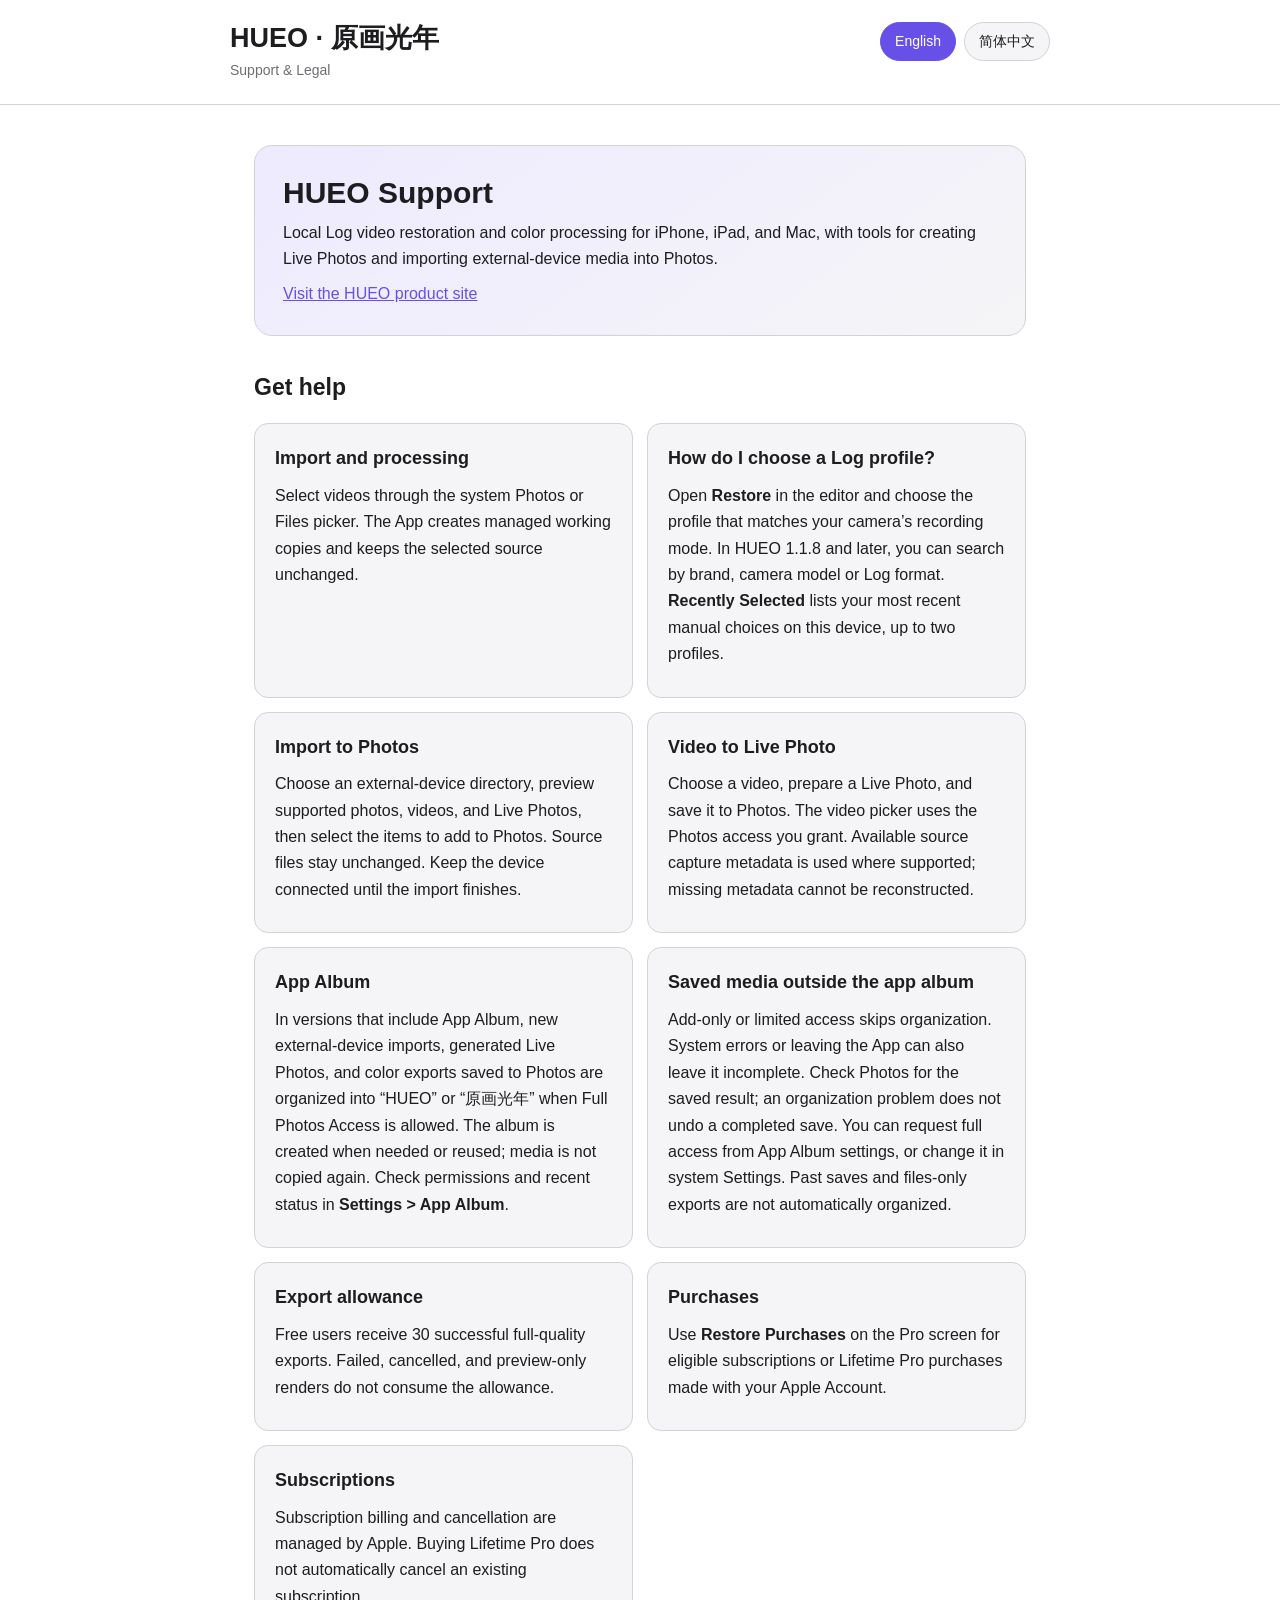
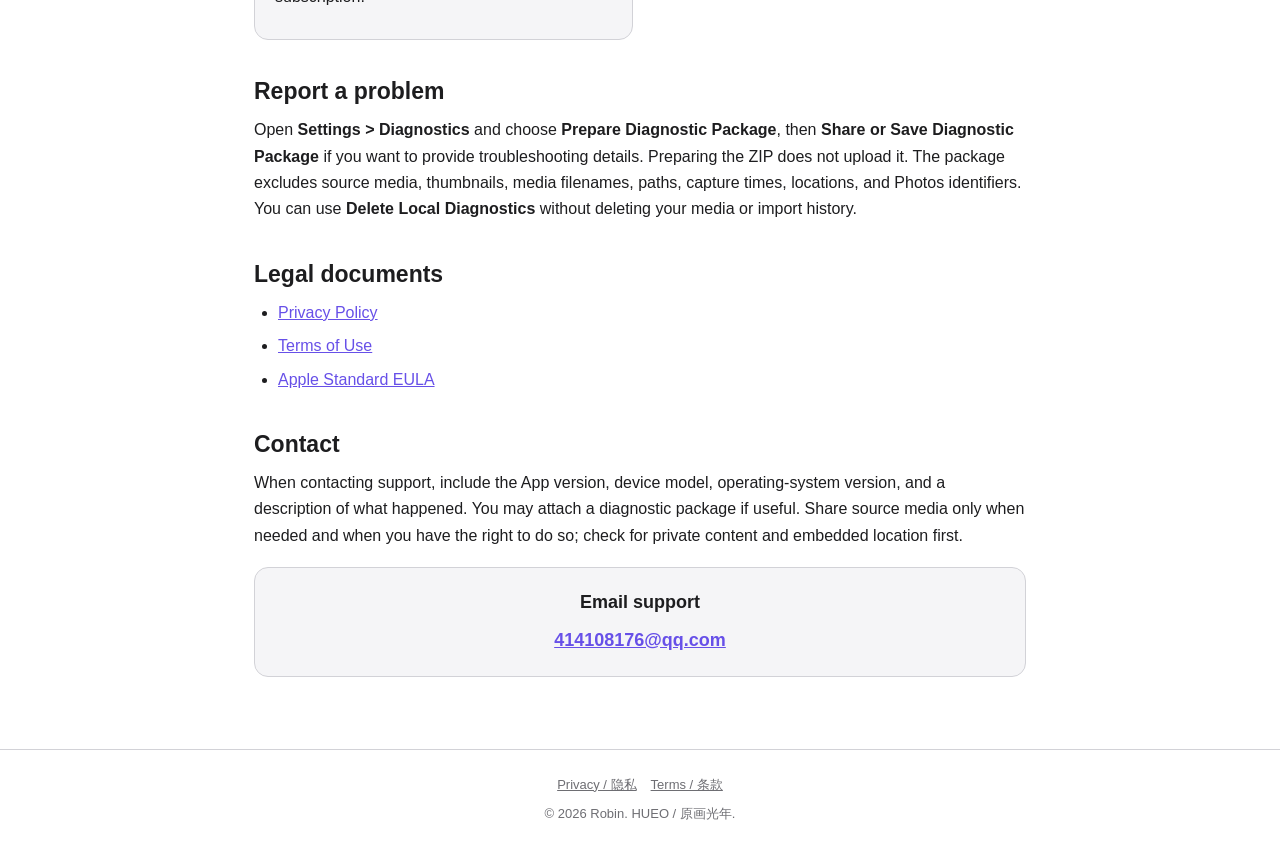
<file: index.html>
<!doctype html>
<html lang="en">
<head>
  <meta charset="utf-8">
  <meta name="viewport" content="width=device-width, initial-scale=1">
  <meta name="description" content="Support and legal information for HUEO (原画光年).">
  <title>HUEO — Support</title>
  <link rel="stylesheet" href="./assets/site.css">
  <script defer src="./assets/site.js"></script>
</head>
<body>
  <header class="site-header">
    <div class="header-inner header-row">
      <div>
        <h1 class="brand">HUEO · 原画光年</h1>
        <p class="subtitle">Support &amp; Legal</p>
      </div>
      <nav class="language-switcher" aria-label="Language">
        <button type="button" data-language-button="en" aria-pressed="true">English</button>
        <button type="button" data-language-button="zh-Hans" aria-pressed="false">简体中文</button>
      </nav>
    </div>
  </header>

  <main>
    <section class="language-content" data-language="en">
      <div class="hero">
        <h2>HUEO Support</h2>
        <p>Local Log video restoration and color processing for iPhone, iPad, and Mac, with tools for creating Live Photos and importing external-device media into Photos.</p>
        <p><a href="./en/">Visit the HUEO product site</a></p>
      </div>

      <h2>Get help</h2>
      <div class="cards">
        <article class="card">
          <h3>Import and processing</h3>
          <p>Select videos through the system Photos or Files picker. The App creates managed working copies and keeps the selected source unchanged.</p>
        </article>
        <article class="card">
          <h3>How do I choose a Log profile?</h3>
          <p>Open <strong>Restore</strong> in the editor and choose the profile that matches your camera’s recording mode. In HUEO 1.1.8 and later, you can search by brand, camera model or Log format. <strong>Recently Selected</strong> lists your most recent manual choices on this device, up to two profiles.</p>
        </article>
        <article class="card">
          <h3>Import to Photos</h3>
          <p>Choose an external-device directory, preview supported photos, videos, and Live Photos, then select the items to add to Photos. Source files stay unchanged. Keep the device connected until the import finishes.</p>
        </article>
        <article class="card">
          <h3>Video to Live Photo</h3>
          <p>Choose a video, prepare a Live Photo, and save it to Photos. The video picker uses the Photos access you grant. Available source capture metadata is used where supported; missing metadata cannot be reconstructed.</p>
        </article>
        <article class="card">
          <h3>App Album</h3>
          <p>In versions that include App Album, new external-device imports, generated Live Photos, and color exports saved to Photos are organized into “HUEO” or “原画光年” when Full Photos Access is allowed. The album is created when needed or reused; media is not copied again. Check permissions and recent status in <strong>Settings &gt; App Album</strong>.</p>
        </article>
        <article class="card">
          <h3>Saved media outside the app album</h3>
          <p>Add-only or limited access skips organization. System errors or leaving the App can also leave it incomplete. Check Photos for the saved result; an organization problem does not undo a completed save. You can request full access from App Album settings, or change it in system Settings. Past saves and files-only exports are not automatically organized.</p>
        </article>
        <article class="card">
          <h3>Export allowance</h3>
          <p>Free users receive 30 successful full-quality exports. Failed, cancelled, and preview-only renders do not consume the allowance.</p>
        </article>
        <article class="card">
          <h3>Purchases</h3>
          <p>Use <strong>Restore Purchases</strong> on the Pro screen for eligible subscriptions or Lifetime Pro purchases made with your Apple Account.</p>
        </article>
        <article class="card">
          <h3>Subscriptions</h3>
          <p>Subscription billing and cancellation are managed by Apple. Buying Lifetime Pro does not automatically cancel an existing subscription.</p>
        </article>
      </div>

      <h2>Report a problem</h2>
      <p>Open <strong>Settings &gt; Diagnostics</strong> and choose <strong>Prepare Diagnostic Package</strong>, then <strong>Share or Save Diagnostic Package</strong> if you want to provide troubleshooting details. Preparing the ZIP does not upload it. The package excludes source media, thumbnails, media filenames, paths, capture times, locations, and Photos identifiers. You can use <strong>Delete Local Diagnostics</strong> without deleting your media or import history.</p>

      <h2>Legal documents</h2>
      <ul>
        <li><a data-language-link href="./privacy/">Privacy Policy</a></li>
        <li><a data-language-link href="./privacy/terms.html">Terms of Use</a></li>
        <li><a href="https://www.apple.com/legal/internet-services/itunes/dev/stdeula/">Apple Standard EULA</a></li>
      </ul>

      <h2>Contact</h2>
      <p>When contacting support, include the App version, device model, operating-system version, and a description of what happened. You may attach a diagnostic package if useful. Share source media only when needed and when you have the right to do so; check for private content and embedded location first.</p>
      <div class="contact-box">
        <h3>Email support</h3>
        <a href="mailto:414108176@qq.com">414108176@qq.com</a>
      </div>
    </section>

    <section class="language-content" data-language="zh-Hans" hidden>
      <div class="hero">
        <h2>原画光年支持</h2>
        <p>适用于 iPhone、iPad 和 Mac 的本地 Log 视频还原与色彩处理工具，并提供视频转 Live Photo 和外接设备媒体导入相册功能。</p>
        <p><a href="./zh/">访问原画光年产品官网</a></p>
      </div>

      <h2>获取帮助</h2>
      <div class="cards">
        <article class="card">
          <h3>导入与处理</h3>
          <p>请通过系统“照片”或“文件”选择器选择视频。本应用会创建受管理的工作副本，并保持所选源文件不变。</p>
        </article>
        <article class="card">
          <h3>没有自动匹配时，怎么选 Log 还原？</h3>
          <p>打开编辑器的<strong>“还原”</strong>面板，选择与拍摄模式对应的方案。1.1.8 起可按品牌、机型或 Log 格式搜索。下次打开列表时，<strong>“最近手选”</strong>会显示您在本机最近手动应用的方案，最多两项。</p>
        </article>
        <article class="card">
          <h3>导入相册</h3>
          <p>选择外接设备目录，预览受支持的照片、视频和 Live Photo，再选择要写入系统相册的项目。源文件保持不变；导入完成前请保持设备连接。</p>
        </article>
        <article class="card">
          <h3>视频转 Live Photo</h3>
          <p>选择视频，准备 Live Photo 并保存到系统相册。视频选择页面使用您授予的照片读取权限；在支持的范围内使用源媒体已有的拍摄元数据，无法重建缺失的信息。</p>
        </article>
        <article class="card">
          <h3>App 相册</h3>
          <p>在包含“App 相册”的版本中，允许完整照片库访问后，新保存到系统照片的外接设备导入媒体、生成的 Live Photo 和调色作品会整理到“原画光年”或“HUEO”。没有相册时创建，已有相册时复用，不再复制媒体。可在<strong>“设置 &gt; App 相册”</strong>查看权限和最近状态。</p>
        </article>
        <article class="card">
          <h3>已保存但未加入 App 相册</h3>
          <p>只有仅添加或有限权限时会跳过整理；系统错误或退出应用也可能使整理未完成。请在系统照片中检查保存结果，整理问题不会撤销已完成的保存。可在 App 相册设置中主动申请完整访问，或前往系统设置修改权限。历史作品和仅导出到文件的内容不会自动整理。</p>
        </article>
        <article class="card">
          <h3>免费导出额度</h3>
          <p>免费用户可成功导出 30 个完整质量文件。失败、取消和仅用于预览的渲染不会消耗额度。</p>
        </article>
        <article class="card">
          <h3>恢复购买</h3>
          <p>如需恢复使用同一 Apple 账户购买的有效订阅或永久 Pro，请在 Pro 页面选择“恢复购买”。</p>
        </article>
        <article class="card">
          <h3>订阅管理</h3>
          <p>订阅的扣款与取消由 Apple 管理。购买永久 Pro 不会自动取消已有订阅。</p>
        </article>
      </div>

      <h2>反馈问题</h2>
      <p>打开<strong>“设置 &gt; 诊断”</strong>，选择<strong>“准备诊断包”</strong>，再按需选择<strong>“分享或保存诊断包”</strong>，即可提供排查信息。准备 ZIP 不会自动上传。诊断包不包含源媒体、缩略图、媒体文件名、路径、拍摄时间、位置或 Photos 标识。您可以<strong>“删除本地诊断”</strong>，不会删除媒体或导入历史。</p>

      <h2>法律文档</h2>
      <ul>
        <li><a data-language-link href="./privacy/">隐私政策</a></li>
        <li><a data-language-link href="./privacy/terms.html">使用条款</a></li>
        <li><a href="https://www.apple.com/legal/internet-services/itunes/dev/stdeula/">Apple 标准最终用户许可协议</a></li>
      </ul>

      <h2>联系我们</h2>
      <p>联系支持时，请提供应用版本、设备型号、操作系统版本和问题描述。如有帮助，可自行附上诊断包。只在必要且有权分享时提供源媒体，并先检查其中的隐私内容和内嵌位置。</p>
      <div class="contact-box">
        <h3>支持邮箱</h3>
        <a href="mailto:414108176@qq.com">414108176@qq.com</a>
      </div>
    </section>
  </main>

  <footer class="site-footer">
    <div class="footer-inner">
      <div class="footer-links">
        <a data-language-link href="./privacy/">Privacy / 隐私</a>
        <a data-language-link href="./privacy/terms.html">Terms / 条款</a>
      </div>
      <div>© 2026 Robin. HUEO / 原画光年.</div>
    </div>
  </footer>
</body>
</html>
</file>
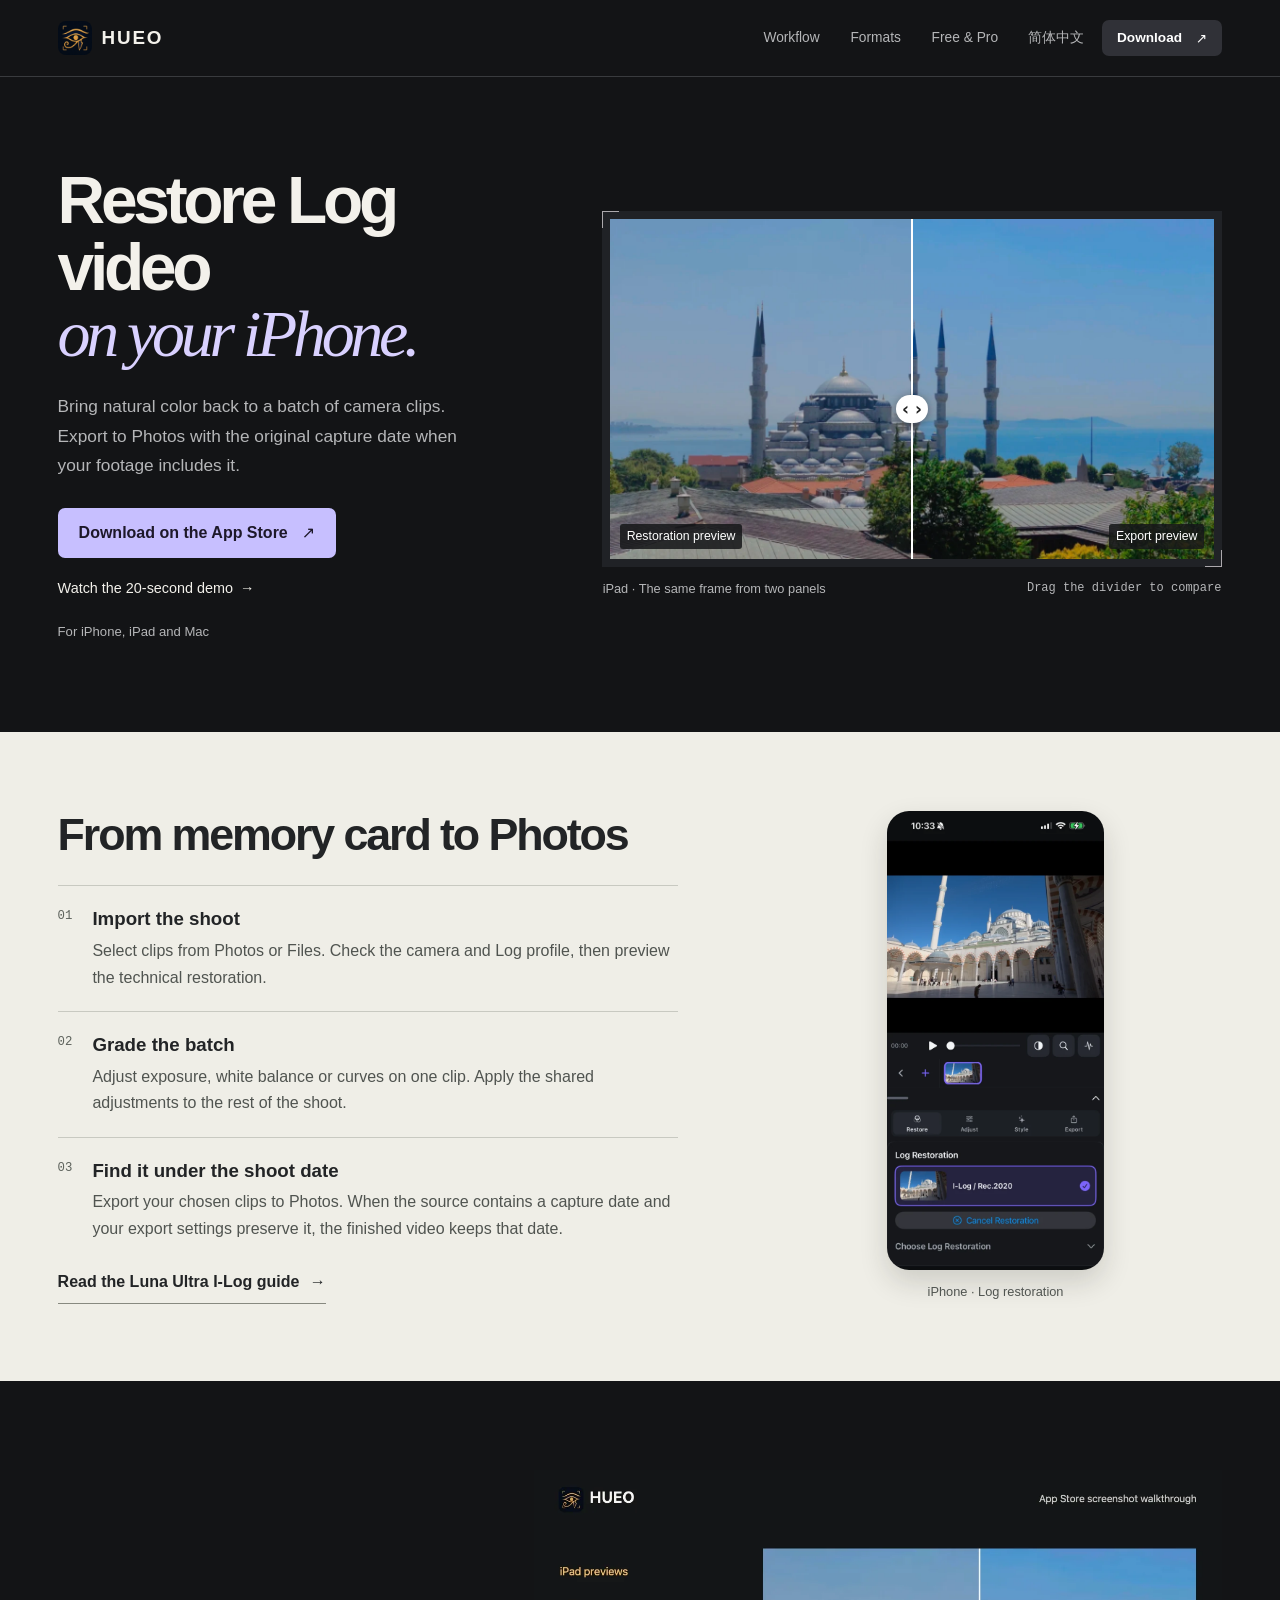
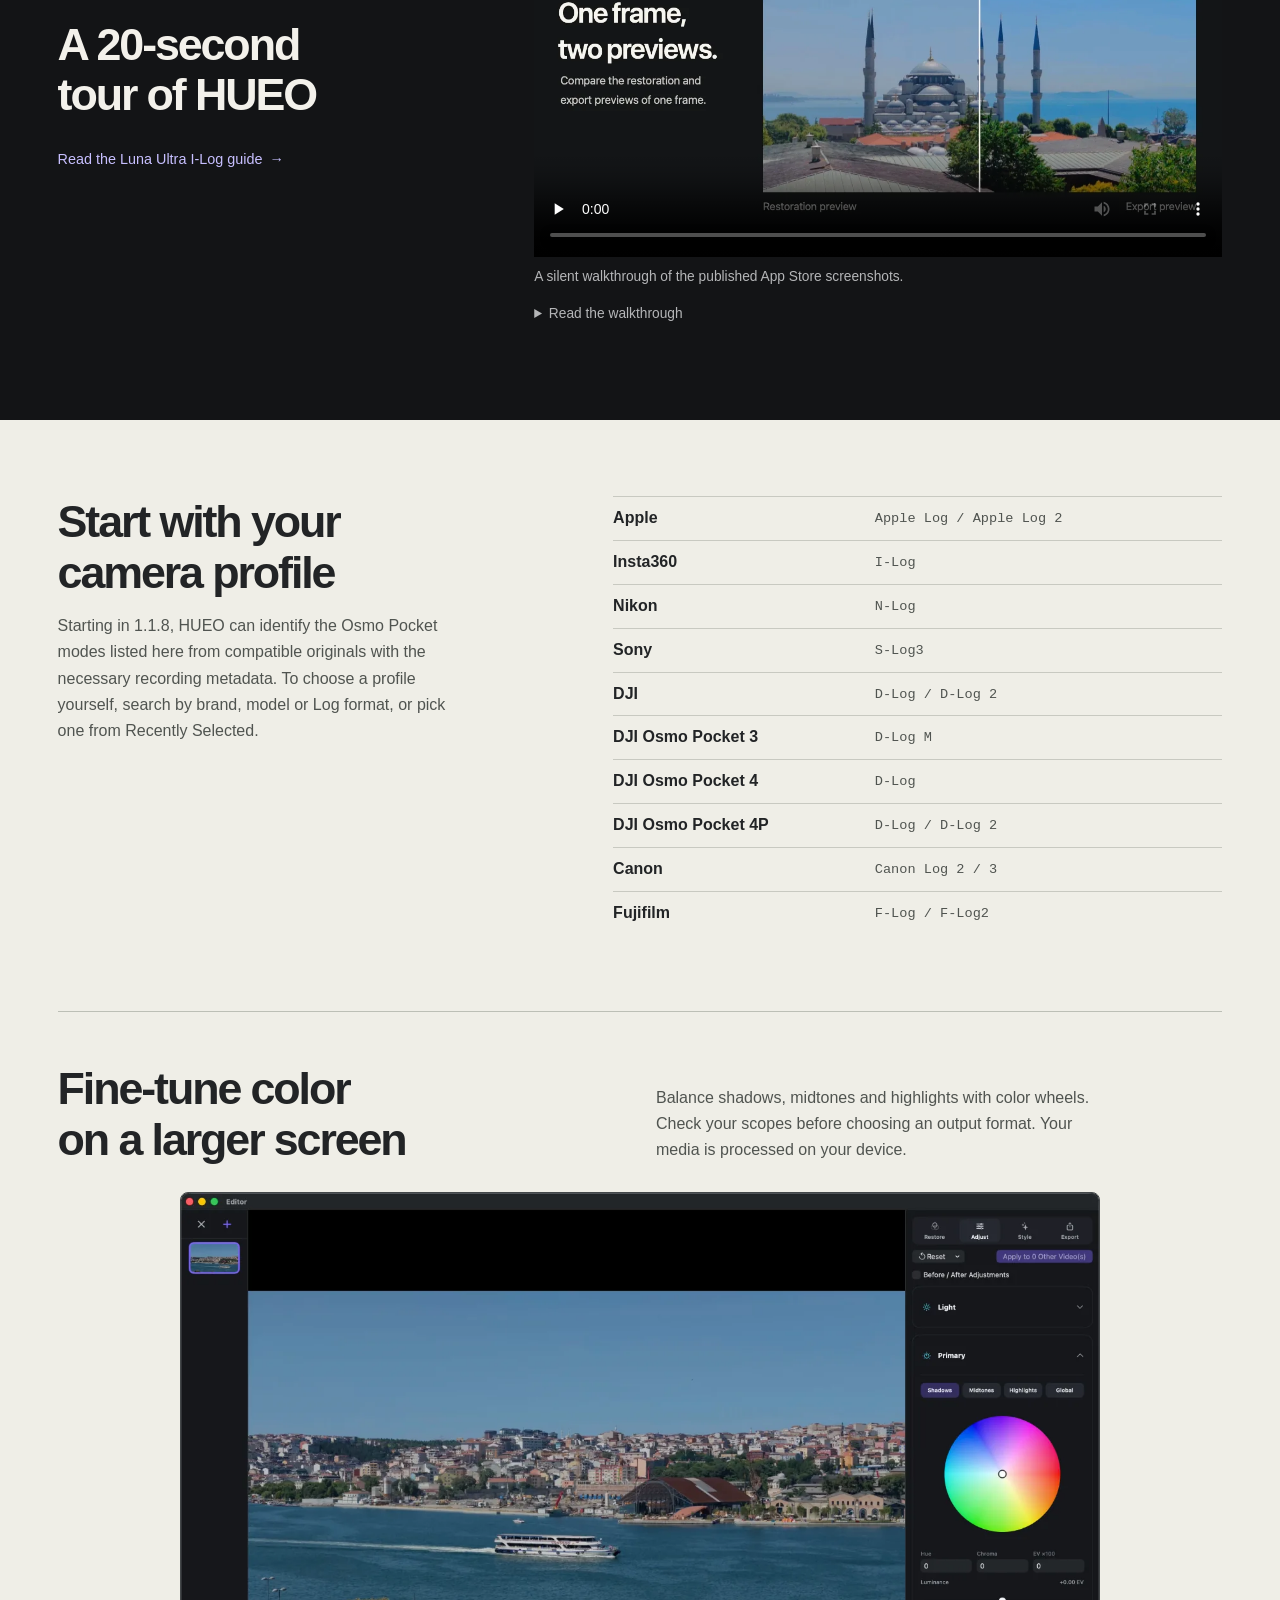
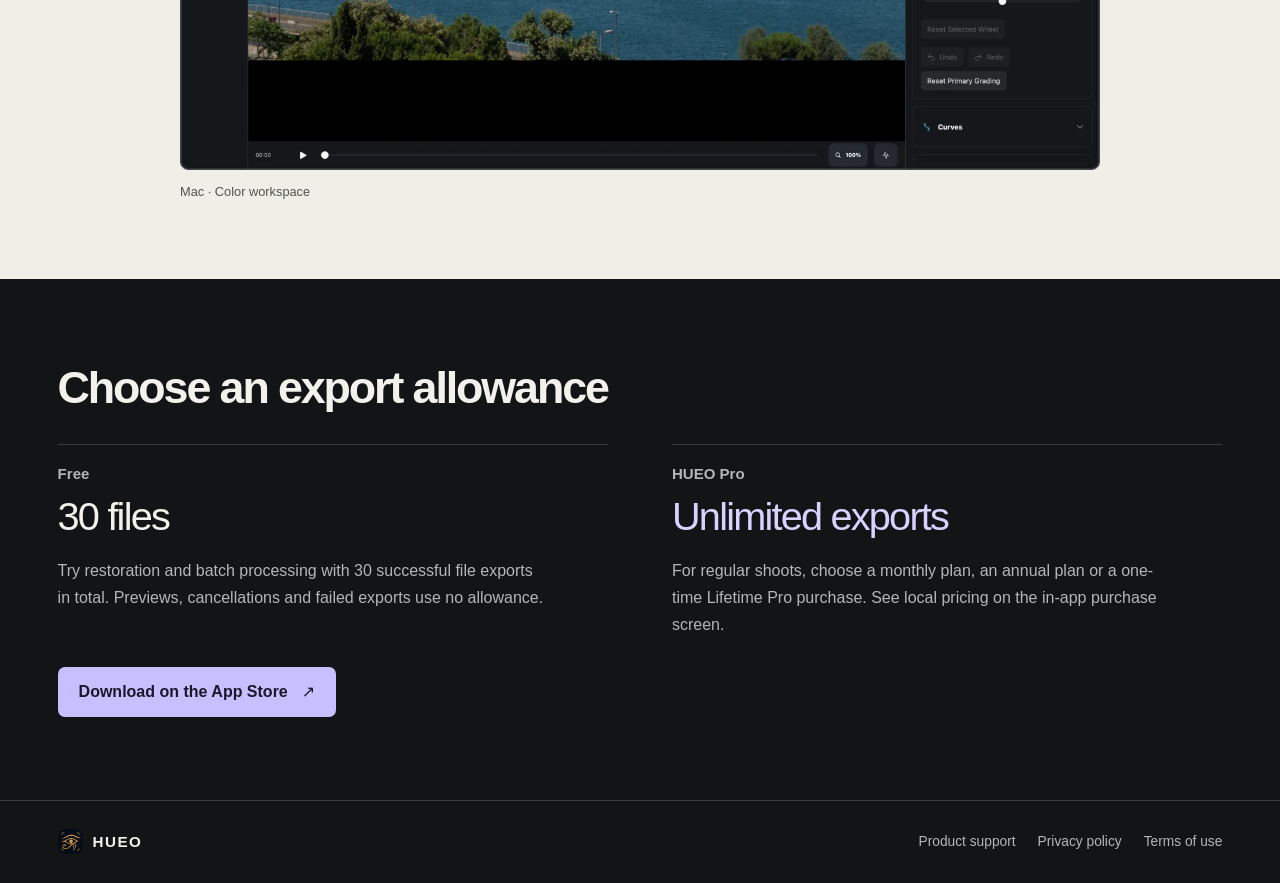
<file: en/index.html>
<!doctype html>
<html lang="en">
<head>
  <meta charset="utf-8"><meta name="viewport" content="width=device-width, initial-scale=1">
  <title>HUEO | Log video restoration and color grading on iPhone, iPad and Mac</title><meta name="description" content="Restore a batch of camera Log clips on iPhone, grade them locally and send them back to Photos with their original capture dates. Try 30 successful file exports.">
  <link rel="canonical" href="https://robincoderzhao.github.io/autolut-legal/en/">
  <link rel="alternate" hreflang="en" href="https://robincoderzhao.github.io/autolut-legal/en/"><link rel="alternate" hreflang="zh-Hans" href="https://robincoderzhao.github.io/autolut-legal/zh/">
  <link rel="alternate" hreflang="x-default" href="https://robincoderzhao.github.io/autolut-legal/en/">
  <meta property="og:type" content="website"><meta property="og:site_name" content="HUEO">
  <meta property="og:locale" content="en_US"><meta property="og:title" content="HUEO | Log video restoration and color grading on iPhone, iPad and Mac">
  <meta property="og:description" content="Restore a batch of camera Log clips on iPhone, grade them locally and send them back to Photos with their original capture dates. Try 30 successful file exports."><meta property="og:url" content="https://robincoderzhao.github.io/autolut-legal/en/">
  <meta property="og:image" content="https://robincoderzhao.github.io/autolut-legal/assets/product/media/social-cover-en.jpg"><meta property="og:image:width" content="1200"><meta property="og:image:height" content="630">
  <meta name="twitter:card" content="summary_large_image"><meta name="theme-color" content="#131416">
  <link rel="icon" href="../assets/product/media/favicon-32.png"><link rel="apple-touch-icon" href="../assets/product/media/hueo-icon.png">
  <link rel="stylesheet" href="../assets/product/product.css"><script src="../assets/product/product.js" defer></script>
  <script type="application/ld+json">{"@context": "https://schema.org", "@type": "SoftwareApplication", "name": "HUEO", "inLanguage": "en", "url": "https://robincoderzhao.github.io/autolut-legal/en/", "description": "Restore a batch of camera Log clips on iPhone, grade them locally and send them back to Photos with their original capture dates. Try 30 successful file exports.", "applicationCategory": "MultimediaApplication", "operatingSystem": "iOS, iPadOS, macOS", "downloadUrl": "https://apps.apple.com/app/apple-store/id6804096727"}</script>
</head>
<body><a class="skip" href="#content">Skip to content</a>
<header class="mast"><div class="wrap mast-inner"><a class="brand" data-product-link href="./" aria-label="HUEO product page"><img src="../assets/product/media/hueo-icon.png" width="34" height="34" alt=""><span>HUEO</span></a>
  <nav class="desktop-nav" aria-label="Main navigation"><a data-product-link href="./#workflow">Workflow</a><a data-product-link href="./#formats">Formats</a><a data-product-link href="./#pro">Free &amp; Pro</a></nav>
  <div class="mast-controls"><a class="locale" href="../zh/" lang="zh-Hans" hreflang="zh-Hans" aria-label="切换为简体中文" data-product-link>简体中文</a><a class="store-small" href="https://apps.apple.com/app/apple-store/id6804096727?pt=129079916&amp;ct=hueo_web_en&amp;mt=8" data-store>Download <span aria-hidden="true">↗</span></a>
    <details class="mobile-nav"><summary>Menu</summary><nav aria-label="Main navigation"><a data-product-link href="./#workflow">Workflow</a><a data-product-link href="./#formats">Formats</a><a data-product-link href="./#pro">Free &amp; Pro</a></nav></details>
  </div>
</div></header>
<main id="content">
  <section class="hero wrap"><div class="hero-copy"><h1>Restore Log video<br><em>on your iPhone.</em></h1>
    <p class="lede">Bring natural color back to a batch of camera clips. Export to Photos with the original capture date when your footage includes it.</p><div class="hero-actions"><a class="store-button" href="https://apps.apple.com/app/apple-store/id6804096727?pt=129079916&amp;ct=hueo_web_en&amp;mt=8" data-store>Download on the App Store <span aria-hidden="true">↗</span></a><a class="watch" href="#demo">Watch the 20-second demo <span aria-hidden="true">→</span></a></div><p class="platforms">For iPhone, iPad and Mac</p></div>
    <figure class="hero-figure"><div class="mat"><div class="compare" data-compare>
      <img src="../assets/product/media/compare-export.webp" width="1280" height="720" alt="The same waterfront frame, with the restoration preview on the left and export preview on the right" fetchpriority="high">
      <img class="comparison-left" src="../assets/product/media/compare-restore.webp" width="1280" height="720" alt="">
      <div class="divider" aria-hidden="true"><span>‹ ›</span></div>
      <span class="frame-label frame-left" aria-hidden="true">Restoration preview</span><span class="frame-label frame-right" aria-hidden="true">Export preview</span>
      <input hidden type="range" min="0" max="100" value="50" aria-label="Move the preview divider">
    </div></div><figcaption><span>iPad · The same frame from two panels</span><span class="format" data-compare-hint hidden>Drag the divider to compare</span></figcaption></figure>
  </section>
  <section class="paper" id="workflow"><div class="wrap workflow">
    <div class="workflow-copy"><h2>From memory card to Photos</h2><ol class="steps"><li><div><h3>Import the shoot</h3><p>Select clips from Photos or Files. Check the camera and Log profile, then preview the technical restoration.</p></div></li><li><div><h3>Grade the batch</h3><p>Adjust exposure, white balance or curves on one clip. Apply the shared adjustments to the rest of the shoot.</p></div></li><li><div><h3>Find it under the shoot date</h3><p>Export your chosen clips to Photos. When the source contains a capture date and your export settings preserve it, the finished video keeps that date.</p></div></li></ol>
      <a data-product-link class="ink-link" href="guide/luna-i-log/">Read the Luna Ultra I-Log guide <span aria-hidden="true">→</span></a></div>
    <figure class="phone-figure"><img src="../assets/product/media/phone-restore-en.webp" width="600" height="1265" loading="lazy" alt="HUEO on iPhone showing a video preview and its I-Log / Rec.2020 restoration profile"><figcaption>iPhone · Log restoration</figcaption></figure>
  </div></section>
  <section class="proof wrap" id="demo"><div class="proof-text"><h2>A 20-second tour of HUEO</h2>
    <a class="watch" data-product-link href="guide/luna-i-log/">Read the Luna Ultra I-Log guide <span aria-hidden="true">→</span></a></div><div class="demo-player"><video width="1280" height="720" controls playsinline preload="none" poster="../assets/product/media/walkthrough-en-poster.webp" aria-label="A 20-second tour of HUEO">
      <source src="../assets/product/media/walkthrough-en.mp4" type="video/mp4">
      <track kind="captions" src="../assets/product/media/walkthrough-en.vtt" srclang="en" label="English">
      <a href="../assets/product/media/walkthrough-en.mp4">Watch the 20-second demo</a>
    </video><p>A silent walkthrough of the published App Store screenshots.</p>
    <details><summary>Read the walkthrough</summary><p>The iPad restoration and export panels show the same frame. The iPhone editor shows the I-Log input profile, the Mac editor shows its color wheels, and the iPad export panel shows the options for keeping available capture information.</p></details></div></section>
  <section class="studio" id="formats"><div class="wrap">
    <div class="formats"><div><h2>Start with your camera profile</h2><p>Starting in 1.1.8, HUEO can identify the Osmo Pocket modes listed here from compatible originals with the necessary recording metadata. To choose a profile yourself, search by brand, model or Log format, or pick one from Recently Selected.</p></div><dl><div><dt>Apple</dt><dd>Apple Log / Apple Log 2</dd></div><div><dt>Insta360</dt><dd>I-Log</dd></div><div><dt>Nikon</dt><dd>N-Log</dd></div><div><dt>Sony</dt><dd>S-Log3</dd></div><div><dt>DJI</dt><dd>D-Log / D-Log 2</dd></div><div><dt>DJI Osmo Pocket 3</dt><dd>D-Log M</dd></div><div><dt>DJI Osmo Pocket 4</dt><dd>D-Log</dd></div><div><dt>DJI Osmo Pocket 4P</dt><dd>D-Log / D-Log 2</dd></div><div><dt>Canon</dt><dd>Canon Log 2 / 3</dd></div><div><dt>Fujifilm</dt><dd>F-Log / F-Log2</dd></div></dl></div>
    <div class="desktop"><div class="desktop-intro"><h2>Fine-tune color on a larger screen</h2><p>Balance shadows, midtones and highlights with color wheels. Check your scopes before choosing an output format. Your media is processed on your device.</p></div>
      <figure><a href="../assets/product/media/desktop-grade-en.webp" aria-label="View full image · Mac · Color workspace"><img loading="lazy" src="../assets/product/media/desktop-grade-en.webp" width="1440" height="904" alt="HUEO on Mac with the media browser, video preview and color grading controls"></a><figcaption>Mac · Color workspace</figcaption></figure>
    </div>
  </div></section>
  <section class="wrap plans" id="pro"><h2>Choose an export allowance</h2><div class="plans-grid">
    <div><h3>Free</h3><p class="amount">30 files</p><p>Try restoration and batch processing with 30 successful file exports in total. Previews, cancellations and failed exports use no allowance.</p></div>
    <div><h3>HUEO Pro</h3><p class="amount">Unlimited exports</p><p>For regular shoots, choose a monthly plan, an annual plan or a one-time Lifetime Pro purchase. See local pricing on the in-app purchase screen.</p></div>
  </div><a class="store-button" href="https://apps.apple.com/app/apple-store/id6804096727?pt=129079916&amp;ct=hueo_web_en&amp;mt=8" data-store>Download on the App Store <span aria-hidden="true">↗</span></a></section>
</main>
<footer class="footer"><div class="wrap footer-inner"><a class="brand" data-product-link href="./" aria-label="HUEO product page"><img src="../assets/product/media/hueo-icon.png" width="34" height="34" alt=""><span>HUEO</span></a>
  <nav aria-label="Footer navigation"><a href="../?lang=en">Product support</a><a href="../privacy/?lang=en">Privacy policy</a><a href="../privacy/terms.html?lang=en">Terms of use</a></nav>
</div></footer>
</body></html>
</file>
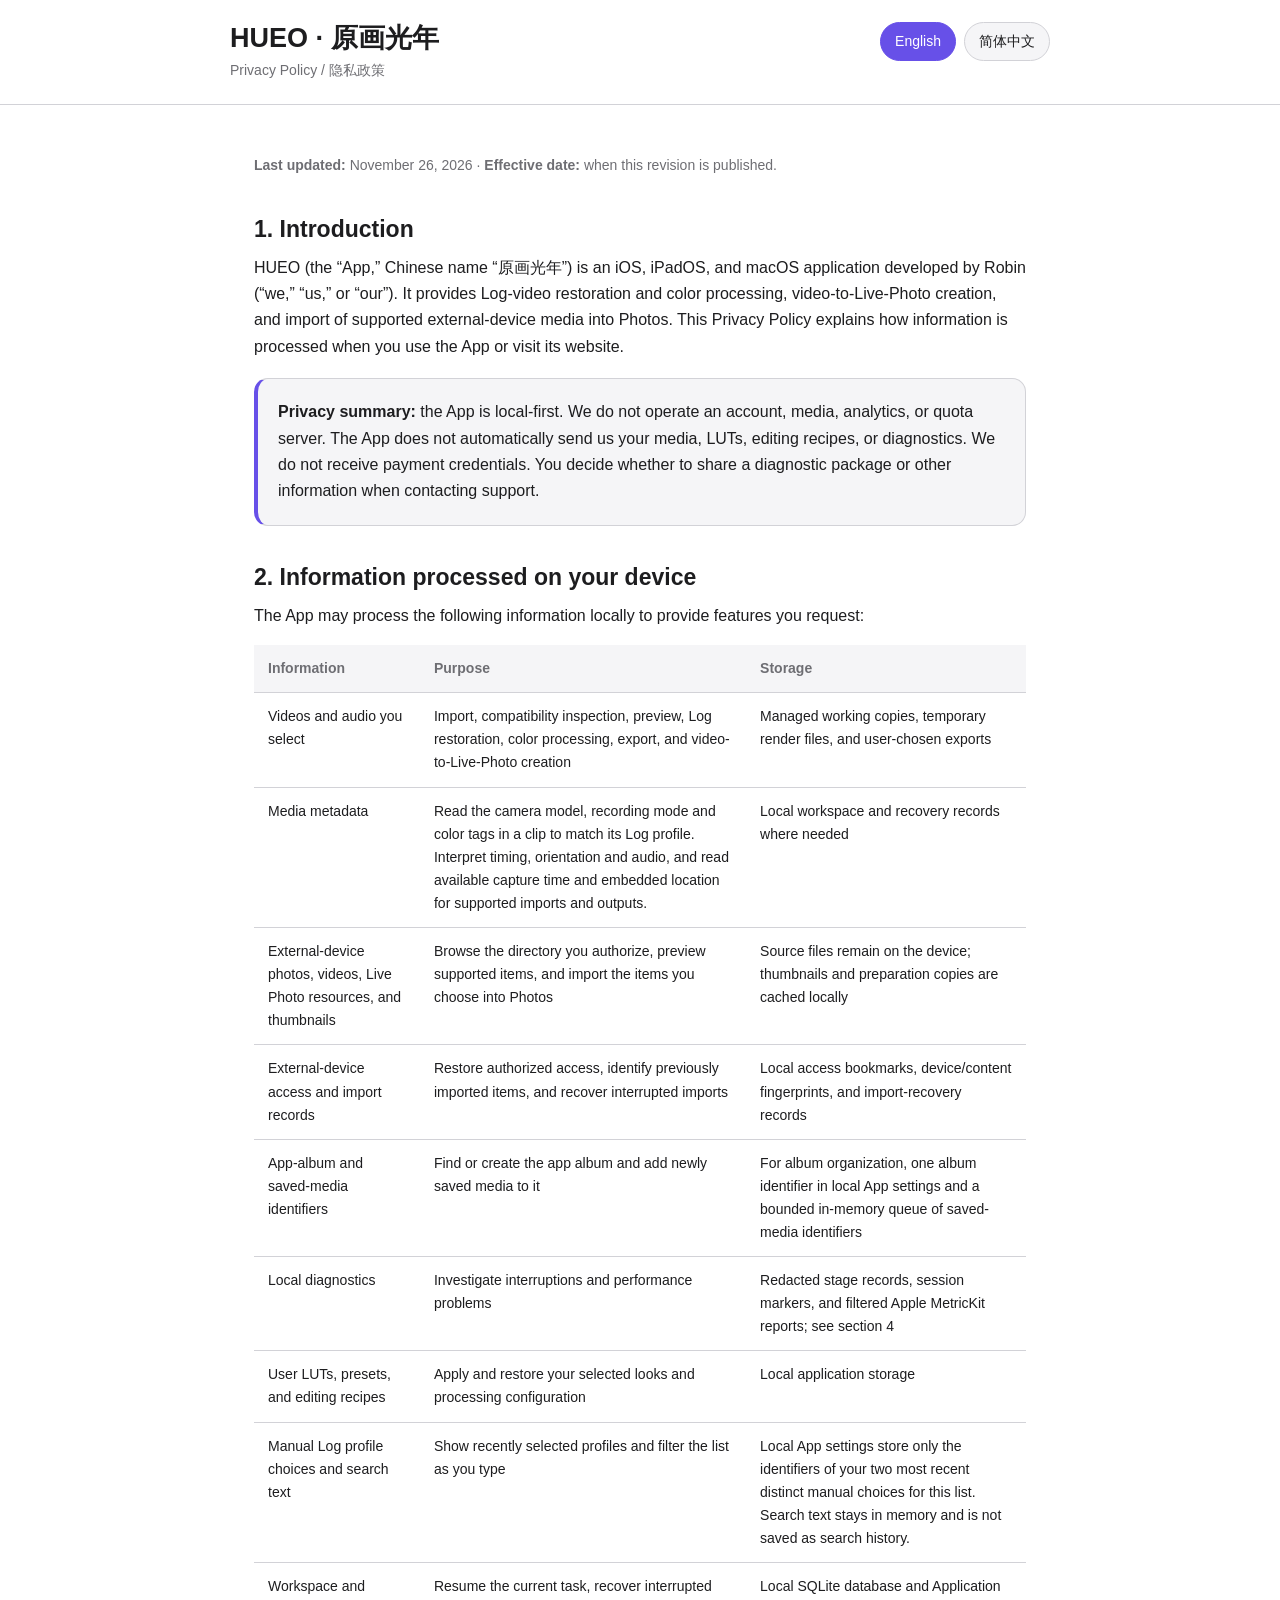
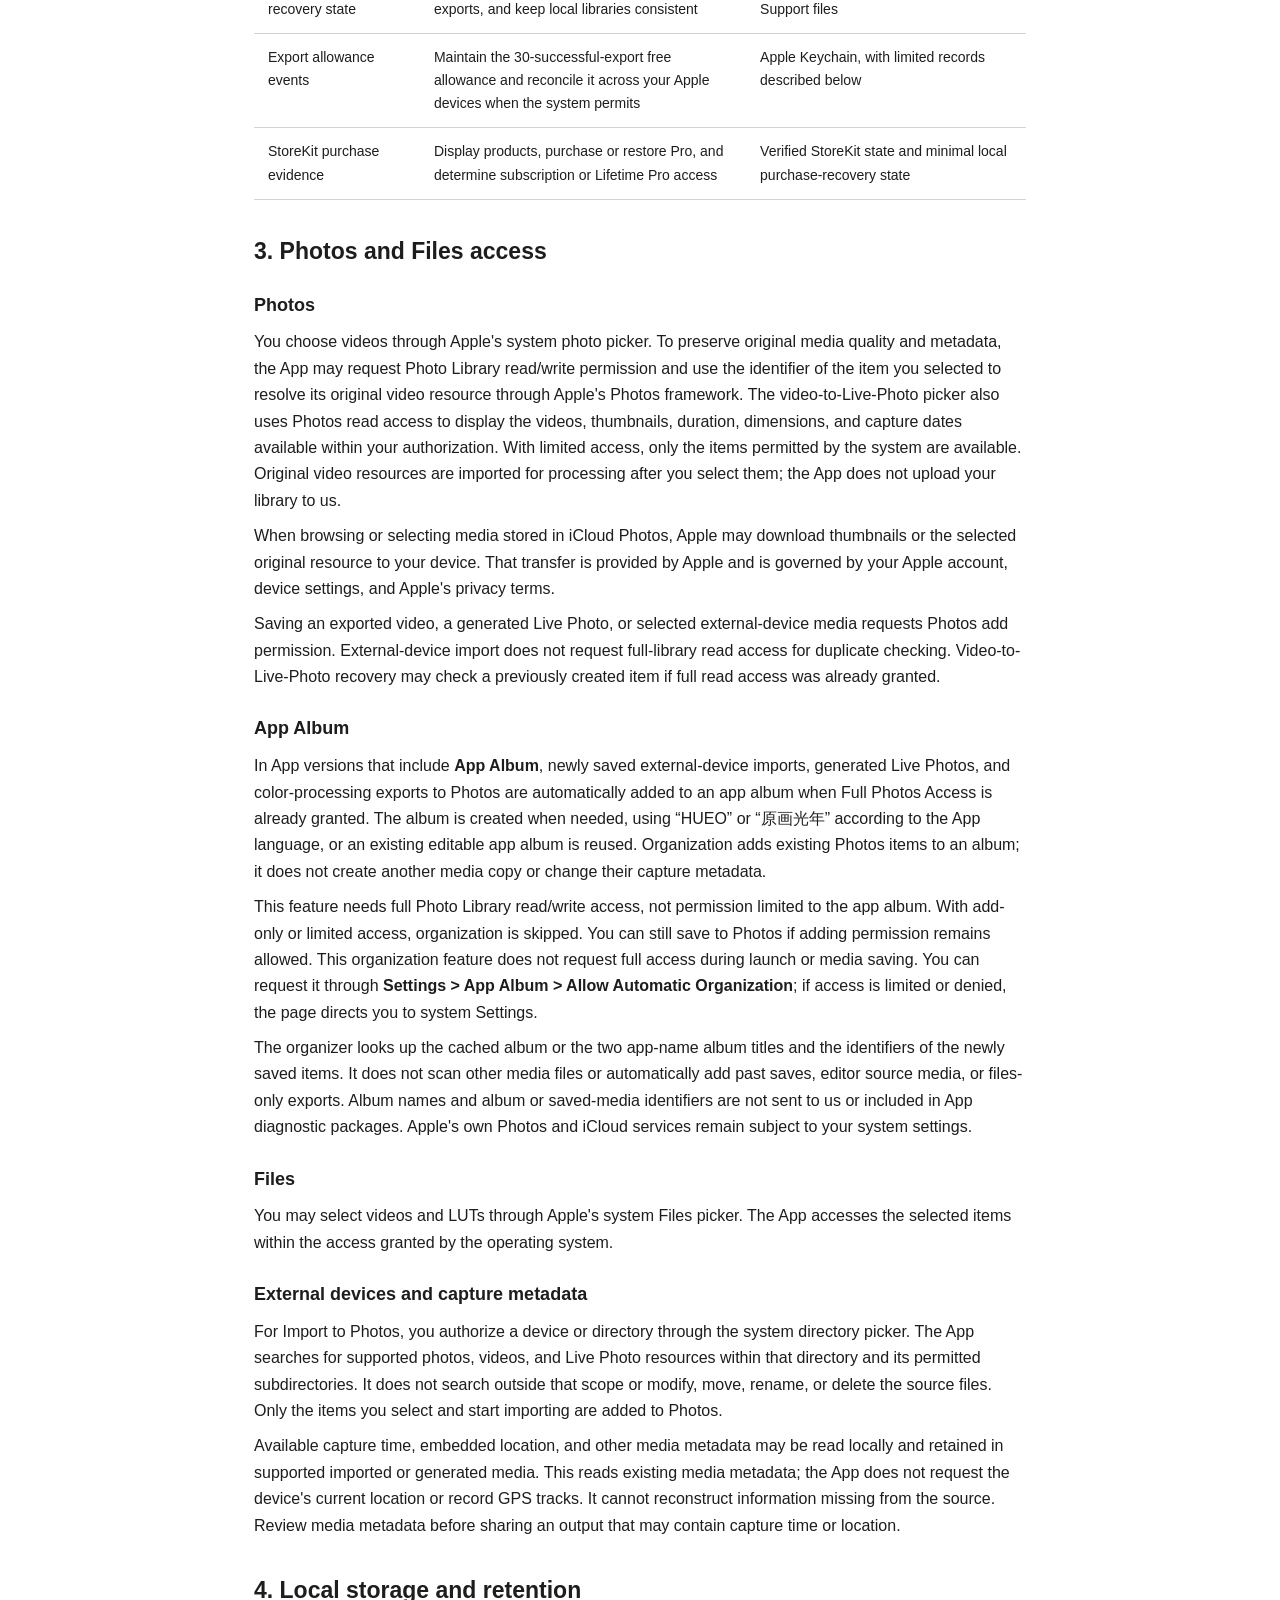
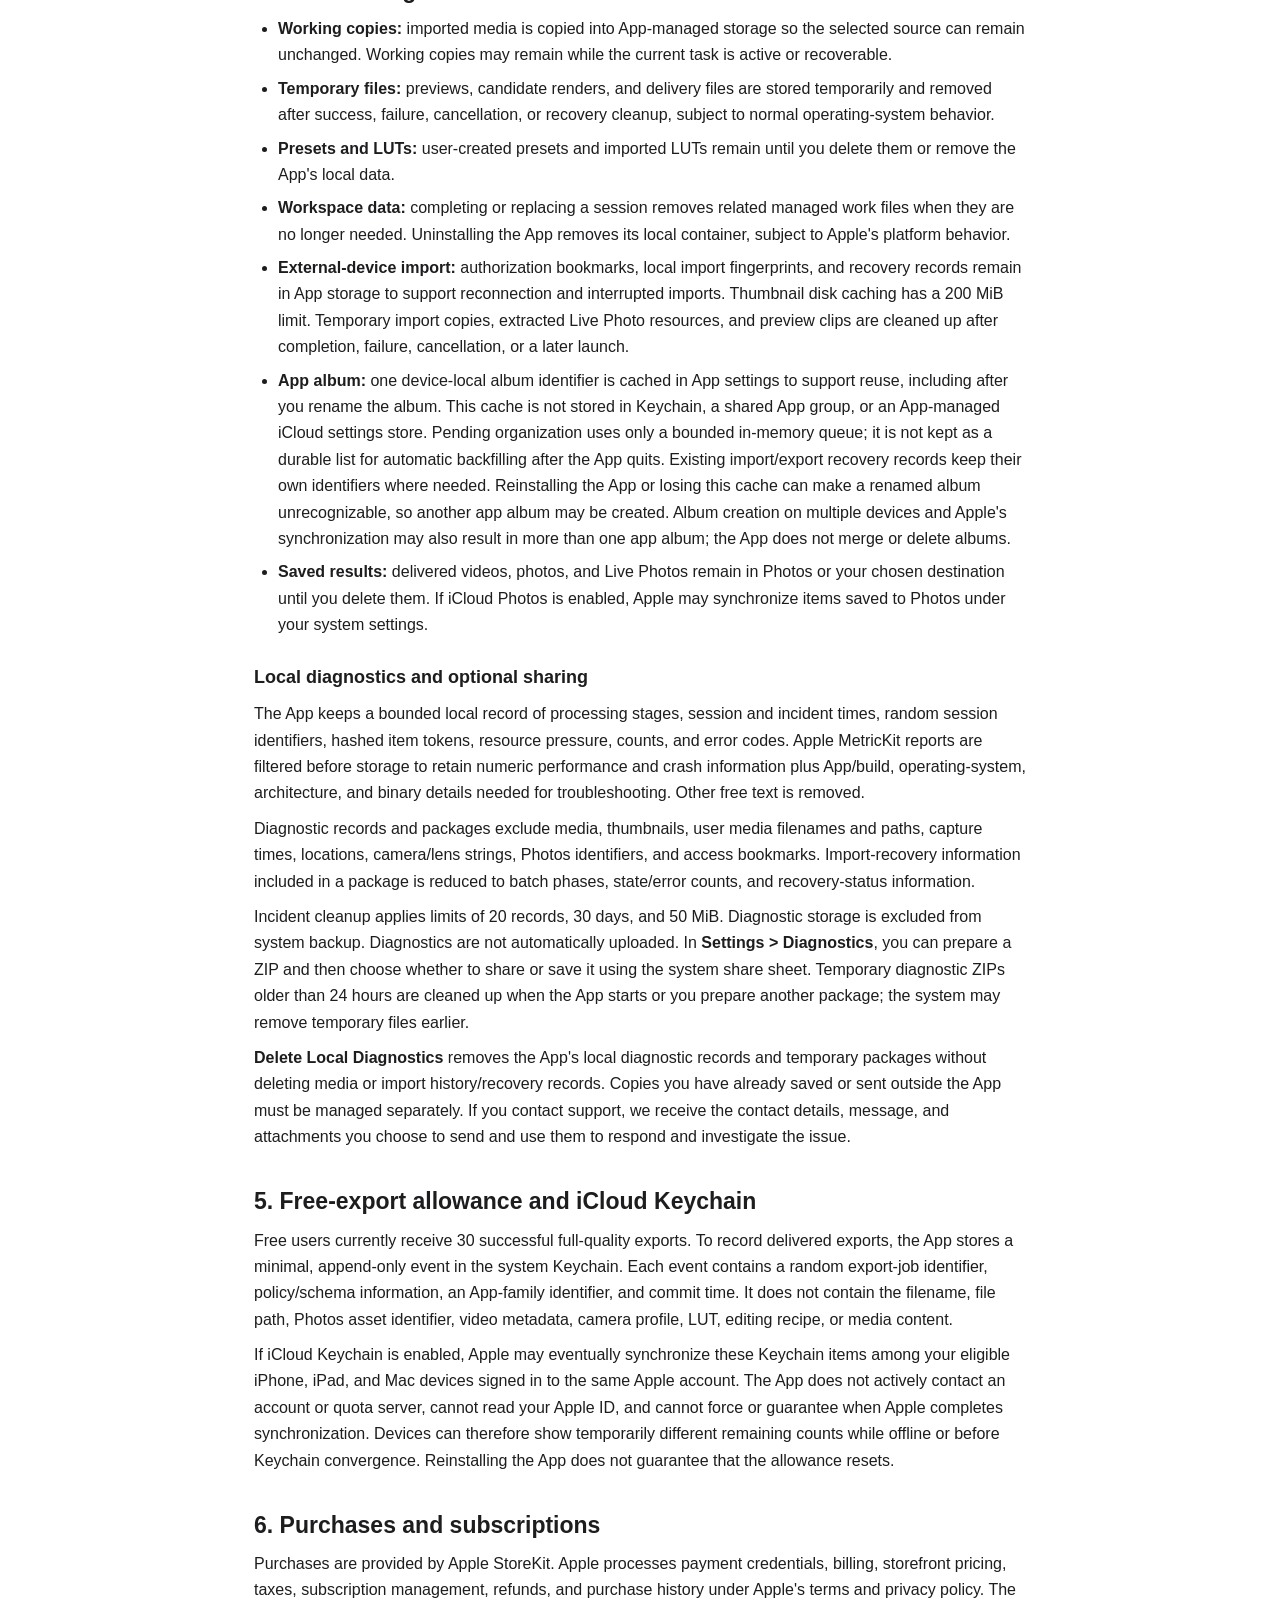
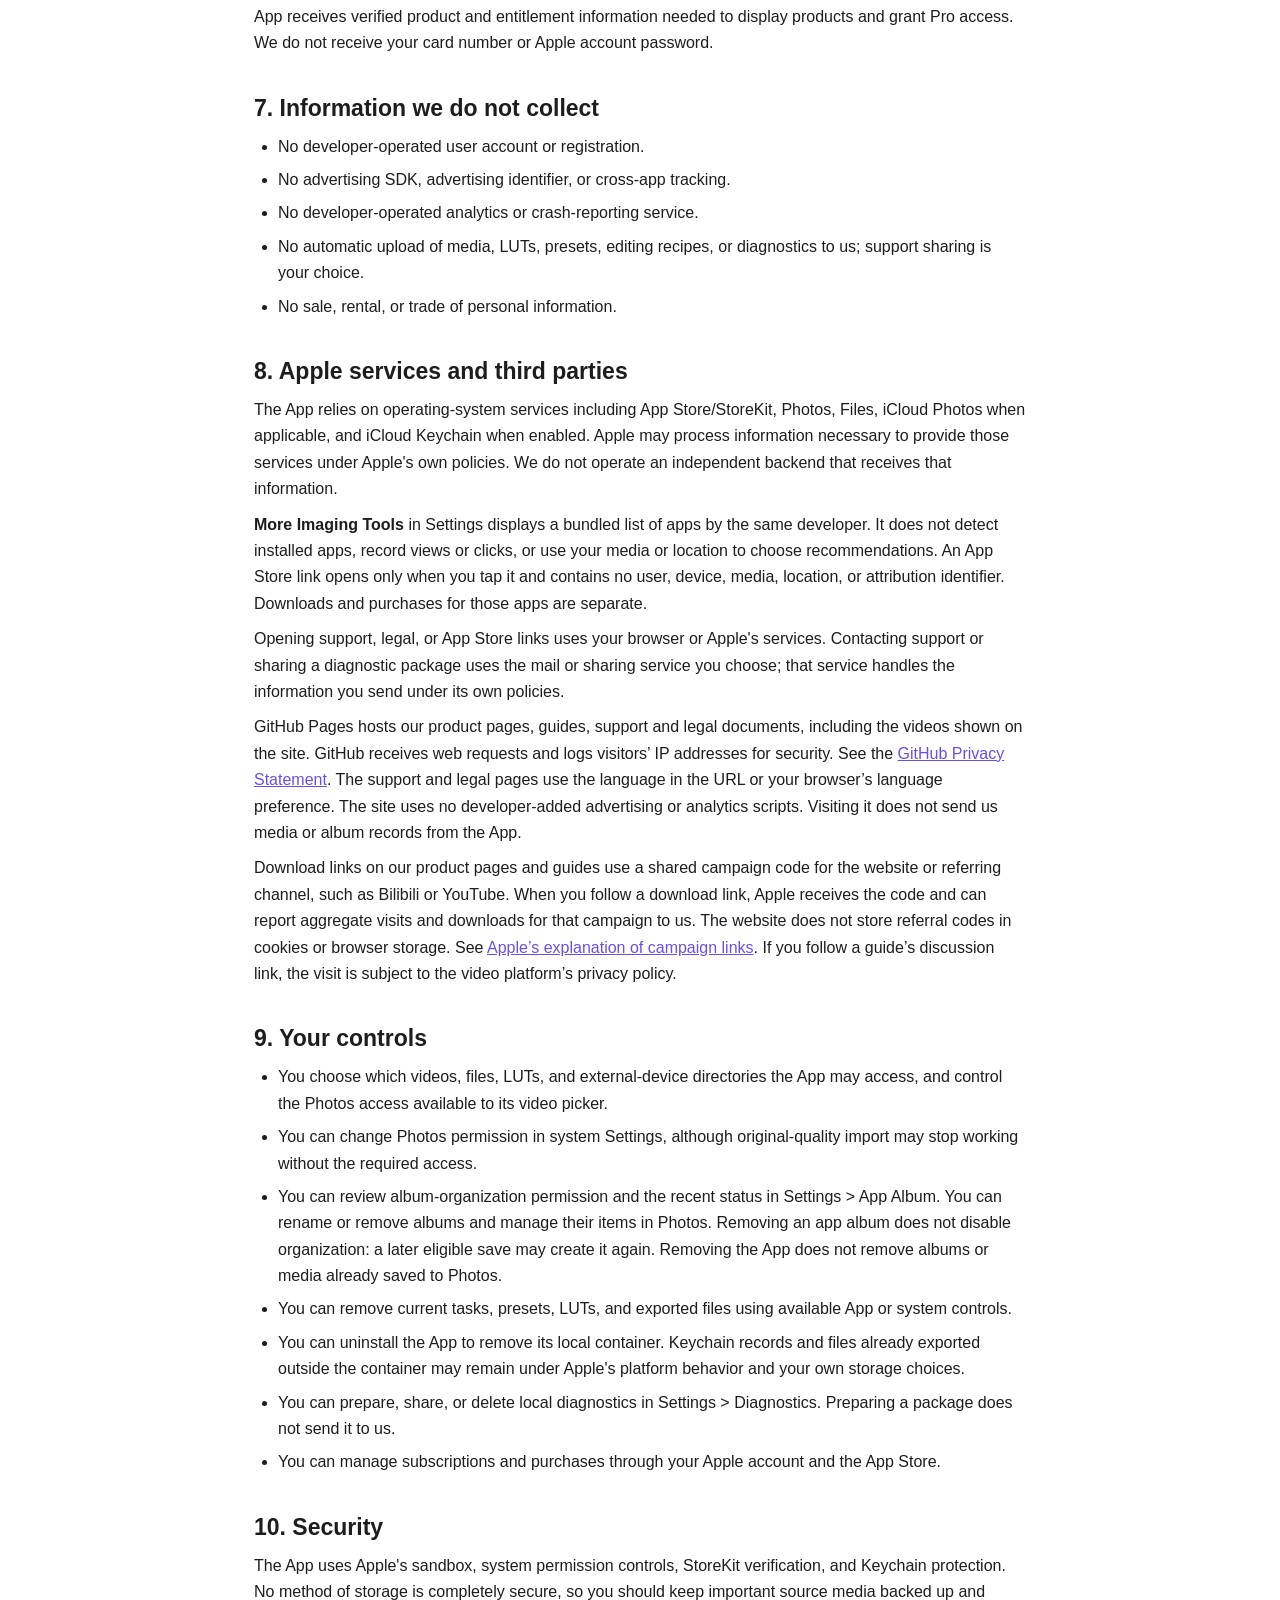
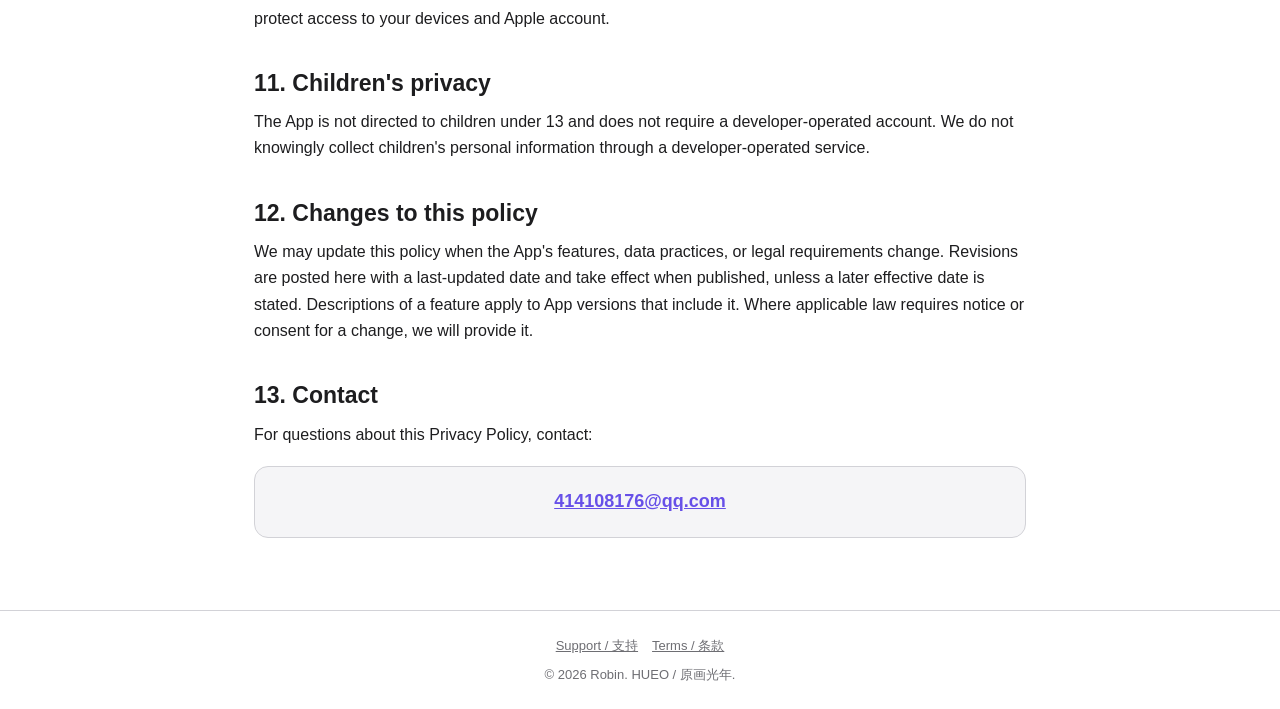
<file: privacy/index.html>
<!doctype html>
<html lang="en">
<head>
  <meta charset="utf-8">
  <meta name="viewport" content="width=device-width, initial-scale=1">
  <meta name="description" content="Privacy Policy for HUEO (原画光年).">
  <title>HUEO — Privacy Policy</title>
  <link rel="stylesheet" href="../assets/site.css">
  <script defer src="../assets/site.js"></script>
</head>
<body>
  <header class="site-header">
    <div class="header-inner header-row">
      <div>
        <h1 class="brand">HUEO · 原画光年</h1>
        <p class="subtitle">Privacy Policy / 隐私政策</p>
      </div>
      <nav class="language-switcher" aria-label="Language">
        <button type="button" data-language-button="en" aria-pressed="true">English</button>
        <button type="button" data-language-button="zh-Hans" aria-pressed="false">简体中文</button>
      </nav>
    </div>
  </header>

  <main>
    <article class="language-content" data-language="en">
      <p class="meta"><strong>Last updated:</strong> November 26, 2026 · <strong>Effective date:</strong> when this revision is published.</p>

      <h2>1. Introduction</h2>
      <p>HUEO (the “App,” Chinese name “原画光年”) is an iOS, iPadOS, and macOS application developed by Robin (“we,” “us,” or “our”). It provides Log-video restoration and color processing, video-to-Live-Photo creation, and import of supported external-device media into Photos. This Privacy Policy explains how information is processed when you use the App or visit its website.</p>
      <div class="notice"><strong>Privacy summary:</strong> the App is local-first. We do not operate an account, media, analytics, or quota server. The App does not automatically send us your media, LUTs, editing recipes, or diagnostics. We do not receive payment credentials. You decide whether to share a diagnostic package or other information when contacting support.</div>

      <h2>2. Information processed on your device</h2>
      <p>The App may process the following information locally to provide features you request:</p>
      <table>
        <thead><tr><th>Information</th><th>Purpose</th><th>Storage</th></tr></thead>
        <tbody>
          <tr><td>Videos and audio you select</td><td>Import, compatibility inspection, preview, Log restoration, color processing, export, and video-to-Live-Photo creation</td><td>Managed working copies, temporary render files, and user-chosen exports</td></tr>
          <tr><td>Media metadata</td><td>Read the camera model, recording mode and color tags in a clip to match its Log profile. Interpret timing, orientation and audio, and read available capture time and embedded location for supported imports and outputs.</td><td>Local workspace and recovery records where needed</td></tr>
          <tr><td>External-device photos, videos, Live Photo resources, and thumbnails</td><td>Browse the directory you authorize, preview supported items, and import the items you choose into Photos</td><td>Source files remain on the device; thumbnails and preparation copies are cached locally</td></tr>
          <tr><td>External-device access and import records</td><td>Restore authorized access, identify previously imported items, and recover interrupted imports</td><td>Local access bookmarks, device/content fingerprints, and import-recovery records</td></tr>
          <tr><td>App-album and saved-media identifiers</td><td>Find or create the app album and add newly saved media to it</td><td>For album organization, one album identifier in local App settings and a bounded in-memory queue of saved-media identifiers</td></tr>
          <tr><td>Local diagnostics</td><td>Investigate interruptions and performance problems</td><td>Redacted stage records, session markers, and filtered Apple MetricKit reports; see section 4</td></tr>
          <tr><td>User LUTs, presets, and editing recipes</td><td>Apply and restore your selected looks and processing configuration</td><td>Local application storage</td></tr>
          <tr><td>Manual Log profile choices and search text</td><td>Show recently selected profiles and filter the list as you type</td><td>Local App settings store only the identifiers of your two most recent distinct manual choices for this list. Search text stays in memory and is not saved as search history.</td></tr>
          <tr><td>Workspace and recovery state</td><td>Resume the current task, recover interrupted exports, and keep local libraries consistent</td><td>Local SQLite database and Application Support files</td></tr>
          <tr><td>Export allowance events</td><td>Maintain the 30-successful-export free allowance and reconcile it across your Apple devices when the system permits</td><td>Apple Keychain, with limited records described below</td></tr>
          <tr><td>StoreKit purchase evidence</td><td>Display products, purchase or restore Pro, and determine subscription or Lifetime Pro access</td><td>Verified StoreKit state and minimal local purchase-recovery state</td></tr>
        </tbody>
      </table>

      <h2>3. Photos and Files access</h2>
      <h3>Photos</h3>
      <p>You choose videos through Apple's system photo picker. To preserve original media quality and metadata, the App may request Photo Library read/write permission and use the identifier of the item you selected to resolve its original video resource through Apple's Photos framework. The video-to-Live-Photo picker also uses Photos read access to display the videos, thumbnails, duration, dimensions, and capture dates available within your authorization. With limited access, only the items permitted by the system are available. Original video resources are imported for processing after you select them; the App does not upload your library to us.</p>
      <p>When browsing or selecting media stored in iCloud Photos, Apple may download thumbnails or the selected original resource to your device. That transfer is provided by Apple and is governed by your Apple account, device settings, and Apple's privacy terms.</p>
      <p>Saving an exported video, a generated Live Photo, or selected external-device media requests Photos add permission. External-device import does not request full-library read access for duplicate checking. Video-to-Live-Photo recovery may check a previously created item if full read access was already granted.</p>
      <h3>App Album</h3>
      <p>In App versions that include <strong>App Album</strong>, newly saved external-device imports, generated Live Photos, and color-processing exports to Photos are automatically added to an app album when Full Photos Access is already granted. The album is created when needed, using “HUEO” or “原画光年” according to the App language, or an existing editable app album is reused. Organization adds existing Photos items to an album; it does not create another media copy or change their capture metadata.</p>
      <p>This feature needs full Photo Library read/write access, not permission limited to the app album. With add-only or limited access, organization is skipped. You can still save to Photos if adding permission remains allowed. This organization feature does not request full access during launch or media saving. You can request it through <strong>Settings &gt; App Album &gt; Allow Automatic Organization</strong>; if access is limited or denied, the page directs you to system Settings.</p>
      <p>The organizer looks up the cached album or the two app-name album titles and the identifiers of the newly saved items. It does not scan other media files or automatically add past saves, editor source media, or files-only exports. Album names and album or saved-media identifiers are not sent to us or included in App diagnostic packages. Apple's own Photos and iCloud services remain subject to your system settings.</p>
      <h3>Files</h3>
      <p>You may select videos and LUTs through Apple's system Files picker. The App accesses the selected items within the access granted by the operating system.</p>
      <h3>External devices and capture metadata</h3>
      <p>For Import to Photos, you authorize a device or directory through the system directory picker. The App searches for supported photos, videos, and Live Photo resources within that directory and its permitted subdirectories. It does not search outside that scope or modify, move, rename, or delete the source files. Only the items you select and start importing are added to Photos.</p>
      <p>Available capture time, embedded location, and other media metadata may be read locally and retained in supported imported or generated media. This reads existing media metadata; the App does not request the device's current location or record GPS tracks. It cannot reconstruct information missing from the source. Review media metadata before sharing an output that may contain capture time or location.</p>

      <h2>4. Local storage and retention</h2>
      <ul>
        <li><strong>Working copies:</strong> imported media is copied into App-managed storage so the selected source can remain unchanged. Working copies may remain while the current task is active or recoverable.</li>
        <li><strong>Temporary files:</strong> previews, candidate renders, and delivery files are stored temporarily and removed after success, failure, cancellation, or recovery cleanup, subject to normal operating-system behavior.</li>
        <li><strong>Presets and LUTs:</strong> user-created presets and imported LUTs remain until you delete them or remove the App's local data.</li>
        <li><strong>Workspace data:</strong> completing or replacing a session removes related managed work files when they are no longer needed. Uninstalling the App removes its local container, subject to Apple's platform behavior.</li>
        <li><strong>External-device import:</strong> authorization bookmarks, local import fingerprints, and recovery records remain in App storage to support reconnection and interrupted imports. Thumbnail disk caching has a 200 MiB limit. Temporary import copies, extracted Live Photo resources, and preview clips are cleaned up after completion, failure, cancellation, or a later launch.</li>
        <li><strong>App album:</strong> one device-local album identifier is cached in App settings to support reuse, including after you rename the album. This cache is not stored in Keychain, a shared App group, or an App-managed iCloud settings store. Pending organization uses only a bounded in-memory queue; it is not kept as a durable list for automatic backfilling after the App quits. Existing import/export recovery records keep their own identifiers where needed. Reinstalling the App or losing this cache can make a renamed album unrecognizable, so another app album may be created. Album creation on multiple devices and Apple's synchronization may also result in more than one app album; the App does not merge or delete albums.</li>
        <li><strong>Saved results:</strong> delivered videos, photos, and Live Photos remain in Photos or your chosen destination until you delete them. If iCloud Photos is enabled, Apple may synchronize items saved to Photos under your system settings.</li>
      </ul>

      <h3 id="diagnostics-en">Local diagnostics and optional sharing</h3>
      <p>The App keeps a bounded local record of processing stages, session and incident times, random session identifiers, hashed item tokens, resource pressure, counts, and error codes. Apple MetricKit reports are filtered before storage to retain numeric performance and crash information plus App/build, operating-system, architecture, and binary details needed for troubleshooting. Other free text is removed.</p>
      <p>Diagnostic records and packages exclude media, thumbnails, user media filenames and paths, capture times, locations, camera/lens strings, Photos identifiers, and access bookmarks. Import-recovery information included in a package is reduced to batch phases, state/error counts, and recovery-status information.</p>
      <p>Incident cleanup applies limits of 20 records, 30 days, and 50 MiB. Diagnostic storage is excluded from system backup. Diagnostics are not automatically uploaded. In <strong>Settings &gt; Diagnostics</strong>, you can prepare a ZIP and then choose whether to share or save it using the system share sheet. Temporary diagnostic ZIPs older than 24 hours are cleaned up when the App starts or you prepare another package; the system may remove temporary files earlier.</p>
      <p><strong>Delete Local Diagnostics</strong> removes the App's local diagnostic records and temporary packages without deleting media or import history/recovery records. Copies you have already saved or sent outside the App must be managed separately. If you contact support, we receive the contact details, message, and attachments you choose to send and use them to respond and investigate the issue.</p>

      <h2>5. Free-export allowance and iCloud Keychain</h2>
      <p>Free users currently receive 30 successful full-quality exports. To record delivered exports, the App stores a minimal, append-only event in the system Keychain. Each event contains a random export-job identifier, policy/schema information, an App-family identifier, and commit time. It does not contain the filename, file path, Photos asset identifier, video metadata, camera profile, LUT, editing recipe, or media content.</p>
      <p>If iCloud Keychain is enabled, Apple may eventually synchronize these Keychain items among your eligible iPhone, iPad, and Mac devices signed in to the same Apple account. The App does not actively contact an account or quota server, cannot read your Apple ID, and cannot force or guarantee when Apple completes synchronization. Devices can therefore show temporarily different remaining counts while offline or before Keychain convergence. Reinstalling the App does not guarantee that the allowance resets.</p>

      <h2>6. Purchases and subscriptions</h2>
      <p>Purchases are provided by Apple StoreKit. Apple processes payment credentials, billing, storefront pricing, taxes, subscription management, refunds, and purchase history under Apple's terms and privacy policy. The App receives verified product and entitlement information needed to display products and grant Pro access. We do not receive your card number or Apple account password.</p>

      <h2>7. Information we do not collect</h2>
      <ul>
        <li>No developer-operated user account or registration.</li>
        <li>No advertising SDK, advertising identifier, or cross-app tracking.</li>
        <li>No developer-operated analytics or crash-reporting service.</li>
        <li>No automatic upload of media, LUTs, presets, editing recipes, or diagnostics to us; support sharing is your choice.</li>
        <li>No sale, rental, or trade of personal information.</li>
      </ul>

      <h2>8. Apple services and third parties</h2>
      <p>The App relies on operating-system services including App Store/StoreKit, Photos, Files, iCloud Photos when applicable, and iCloud Keychain when enabled. Apple may process information necessary to provide those services under Apple's own policies. We do not operate an independent backend that receives that information.</p>

      <p><strong>More Imaging Tools</strong> in Settings displays a bundled list of apps by the same developer. It does not detect installed apps, record views or clicks, or use your media or location to choose recommendations. An App Store link opens only when you tap it and contains no user, device, media, location, or attribution identifier. Downloads and purchases for those apps are separate.</p>
      <p>Opening support, legal, or App Store links uses your browser or Apple's services. Contacting support or sharing a diagnostic package uses the mail or sharing service you choose; that service handles the information you send under its own policies.</p>
      <p>GitHub Pages hosts our product pages, guides, support and legal documents, including the videos shown on the site. GitHub receives web requests and logs visitors’ IP addresses for security. See the <a href="https://docs.github.com/en/site-policy/privacy-policies/github-general-privacy-statement">GitHub Privacy Statement</a>. The support and legal pages use the language in the URL or your browser’s language preference. The site uses no developer-added advertising or analytics scripts. Visiting it does not send us media or album records from the App.</p>
      <p>Download links on our product pages and guides use a shared campaign code for the website or referring channel, such as Bilibili or YouTube. When you follow a download link, Apple receives the code and can report aggregate visits and downloads for that campaign to us. The website does not store referral codes in cookies or browser storage. See <a href="https://developer.apple.com/help/app-store-connect-analytics/acquisition/campaign-links">Apple’s explanation of campaign links</a>. If you follow a guide’s discussion link, the visit is subject to the video platform’s privacy policy.</p>

      <h2>9. Your controls</h2>
      <ul>
        <li>You choose which videos, files, LUTs, and external-device directories the App may access, and control the Photos access available to its video picker.</li>
        <li>You can change Photos permission in system Settings, although original-quality import may stop working without the required access.</li>
        <li>You can review album-organization permission and the recent status in Settings &gt; App Album. You can rename or remove albums and manage their items in Photos. Removing an app album does not disable organization: a later eligible save may create it again. Removing the App does not remove albums or media already saved to Photos.</li>
        <li>You can remove current tasks, presets, LUTs, and exported files using available App or system controls.</li>
        <li>You can uninstall the App to remove its local container. Keychain records and files already exported outside the container may remain under Apple's platform behavior and your own storage choices.</li>
        <li>You can prepare, share, or delete local diagnostics in Settings &gt; Diagnostics. Preparing a package does not send it to us.</li>
        <li>You can manage subscriptions and purchases through your Apple account and the App Store.</li>
      </ul>

      <h2>10. Security</h2>
      <p>The App uses Apple's sandbox, system permission controls, StoreKit verification, and Keychain protection. No method of storage is completely secure, so you should keep important source media backed up and protect access to your devices and Apple account.</p>

      <h2>11. Children's privacy</h2>
      <p>The App is not directed to children under 13 and does not require a developer-operated account. We do not knowingly collect children's personal information through a developer-operated service.</p>

      <h2>12. Changes to this policy</h2>
      <p>We may update this policy when the App's features, data practices, or legal requirements change. Revisions are posted here with a last-updated date and take effect when published, unless a later effective date is stated. Descriptions of a feature apply to App versions that include it. Where applicable law requires notice or consent for a change, we will provide it.</p>

      <h2>13. Contact</h2>
      <p>For questions about this Privacy Policy, contact:</p>
      <div class="contact-box"><a href="mailto:414108176@qq.com">414108176@qq.com</a></div>
    </article>

    <article class="language-content" data-language="zh-Hans" hidden>
      <p class="meta"><strong>最后更新：</strong>2026 年 11 月 26 日 · <strong>生效日期：</strong>本次修订公开发布之日。</p>

      <h2>1. 简介</h2>
      <p>原画光年（英文名 HUEO，以下简称“本应用”）是由 Robin（以下简称“我们”）开发的 iOS、iPadOS 与 macOS 应用，提供 Log 视频还原和色彩处理、视频转 Live Photo，以及将受支持的外接设备媒体导入系统相册等功能。本隐私政策说明您使用本应用或访问官网时，相关信息会如何被处理。</p>
      <div class="notice"><strong>隐私摘要：</strong>本应用采用本地优先架构。我们不运营用户账户、媒体、分析或额度服务器。本应用不会自动向我们发送媒体、LUT、编辑配方或诊断内容；我们不会收到付款凭证。联系支持时，是否分享诊断包或其他信息由您决定。</div>

      <h2>2. 在设备本地处理的信息</h2>
      <p>为提供您主动使用的功能，本应用可能在设备本地处理以下信息：</p>
      <table>
        <thead><tr><th>信息</th><th>用途</th><th>存储方式</th></tr></thead>
        <tbody>
          <tr><td>您选择的视频与音频</td><td>导入、兼容性检查、预览、Log 还原、色彩处理、导出和视频转 Live Photo</td><td>受管理的工作副本、临时渲染文件和您选择保存的导出文件</td></tr>
          <tr><td>媒体元数据</td><td>读取视频中已有的相机型号、录制模式和色彩标签以匹配 Log 还原方案。解析时间、方向和音频信息，并在支持的导入和输出流程中读取已有的拍摄时间和内嵌位置。</td><td>必要时保存在本地工作区与恢复记录中</td></tr>
          <tr><td>外接设备照片、视频、Live Photo 资源与缩略图</td><td>浏览您授权的目录、预览受支持的项目，并将您选择的项目导入系统相册</td><td>源文件保留在设备上；缩略图和准备副本在本地缓存</td></tr>
          <tr><td>外接设备访问与导入记录</td><td>恢复授权访问、识别本机已导入项目，以及恢复中断的导入</td><td>本地授权书签、设备及内容指纹、导入恢复记录</td></tr>
          <tr><td>App 相册与已保存媒体标识</td><td>查找或创建 App 相册，并将新保存的媒体加入其中</td><td>相册整理使用本地应用设置中的一个相册标识，以及容量受限的内存待处理媒体标识队列</td></tr>
          <tr><td>本地诊断</td><td>排查中断和性能问题</td><td>脱敏阶段记录、会话标记和经过筛选的 Apple MetricKit 报告；详见第 4 节</td></tr>
          <tr><td>用户 LUT、预设与编辑配方</td><td>应用并恢复您选择的风格和处理配置</td><td>本地应用存储</td></tr>
          <tr><td>手动选择的 Log 方案与搜索词</td><td>显示最近手选的方案，并在输入时筛选列表</td><td>此列表仅在本机应用设置中保留最近手动应用的方案标识，最多两个不同的标识。搜索词仅在内存中用于筛选，不保存为搜索历史。</td></tr>
          <tr><td>工作区与恢复状态</td><td>恢复当前任务、中断的导出，以及保持本地资源库一致</td><td>本地 SQLite 数据库和 Application Support 文件</td></tr>
          <tr><td>导出额度事件</td><td>维护 30 次成功免费导出额度，并在系统允许时在您的 Apple 设备间最终对账</td><td>Apple 钥匙串；仅包含下文说明的有限记录</td></tr>
          <tr><td>StoreKit 购买凭证</td><td>展示商品、购买或恢复 Pro，并判断订阅或永久 Pro 权益</td><td>经 StoreKit 验证的状态和最少量本地购买恢复状态</td></tr>
        </tbody>
      </table>

      <h2>3. 照片与文件访问</h2>
      <h3>照片</h3>
      <p>您通过 Apple 的系统照片选择器选择视频。为了保留原始媒体质量和元数据，本应用可能请求照片图库读写权限，并使用您所选项目的标识，通过 Apple Photos 框架解析该项目的原始视频资源。“视频转 Live Photo”的选择页面也会使用照片读取权限，在您的授权范围内展示视频、缩略图、时长、尺寸和拍摄日期。使用有限访问权限时，只能访问系统允许的项目。您选定视频后，应用才导入原始视频资源进行处理；不会向我们上传您的照片图库。</p>
      <p>浏览或选择存储在 iCloud 照片中的媒体时，Apple 可能将缩略图或所选原始资源下载到您的设备。该传输由 Apple 提供，并受您的 Apple 账户、设备设置和 Apple 隐私条款约束。</p>
      <p>保存导出视频、生成的 Live Photo 或所选外接设备媒体时，会请求照片添加权限。外接设备导入不会为了去重请求完整图库读取权限。视频转 Live Photo 的恢复流程仅在已获得完整读取权限时，才可能核对先前创建的项目。</p>
      <h3>App 相册</h3>
      <p>在包含<strong>“App 相册”</strong>的应用版本中，已授予完整照片库访问时，新保存的外接设备导入媒体、生成的 Live Photo 和调色后导出到系统照片的作品会自动加入专属相册。没有相册时按应用语言创建“原画光年”或“HUEO”，已有可编辑的 App 相册时复用。整理只把现有 Photos 项目加入相册，不会再复制一份媒体，也不会改变其拍摄元数据。</p>
      <p>此功能需要完整照片库读写权限，并非仅访问 App 相册的权限。只有仅添加或有限访问权限时，会跳过整理；只要系统仍允许添加照片，原有保存功能可以继续使用。相册整理不会在启动或保存媒体时申请完整访问。您可以在<strong>“设置 &gt; App 相册 &gt; 允许自动整理”</strong>中主动申请；有限或拒绝状态下，页面提供前往系统设置的指引。</p>
      <p>整理只查询已缓存的相册或上述两个应用名称的相册，以及新保存项目的标识，不扫描其他媒体文件，也不会自动整理历史作品、编辑器中的原片或仅导出到文件的内容。相册名称、相册及待整理媒体标识不会发送给我们，也不进入应用诊断包。Apple 自身的照片和 iCloud 服务仍按您的系统设置运行。</p>
      <h3>文件</h3>
      <p>您可以通过 Apple 的系统文件选择器选择视频和 LUT。本应用在操作系统授予的访问范围内读取这些项目。</p>
      <h3>外接设备与拍摄元数据</h3>
      <p>使用“导入相册”时，您通过系统目录选择器授权设备或目录。本应用只在该目录及允许访问的子目录内查找受支持的照片、视频和 Live Photo 资源，不会搜索授权范围外的目录，也不会修改、移动、重命名或删除源文件。只有您选定并开始导入的项目才会写入系统相册。</p>
      <p>可用的拍摄时间、媒体内嵌位置及其他元数据可能在本地读取，并保留到受支持的导入或生成结果中。这是读取已有媒体元数据；本应用不会请求设备当前位置或记录 GPS 轨迹，也无法重建源文件缺失的信息。分享可能带有拍摄时间或位置的结果前，请检查其元数据。</p>

      <h2>4. 本地存储与保留</h2>
      <ul>
        <li><strong>工作副本：</strong>导入的媒体会复制到应用管理的存储中，使所选源文件保持不变。当前任务处于活动或可恢复状态时，工作副本可能继续保留。</li>
        <li><strong>临时文件：</strong>预览、候选渲染和交付文件会临时保存，并在成功、失败、取消或恢复清理后删除，但仍受操作系统正常行为影响。</li>
        <li><strong>预设与 LUT：</strong>用户创建的预设和导入的 LUT 会保留到您主动删除或移除本应用本地数据。</li>
        <li><strong>工作区数据：</strong>完成或替换会话后，本应用会在不再需要时清理相关工作文件。卸载应用会按照 Apple 平台行为移除本地应用容器。</li>
        <li><strong>外接设备导入：</strong>授权书签、本机导入指纹和恢复记录保存在应用存储中，用于重新连接和恢复中断的导入。缩略图磁盘缓存上限为 200 MiB。导入临时副本、拆分的 Live Photo 资源和预览片段，会在完成、失败、取消或后续启动时清理。</li>
        <li><strong>App 相册：</strong>本地应用设置缓存一个本机相册标识，用于复用相册，包括您改名后的相册。该缓存不放入钥匙串、共享 App Group 或由本应用管理的 iCloud 设置存储。待整理的媒体标识只保存在容量受限的内存队列中，不作为退出后自动补齐的持久列表保存；现有导入或导出恢复记录仍按各自需要保存标识。重装应用或缓存丢失后，已经改名的相册可能无法识别，因而可能创建另一个 App 相册。多设备同时建册及 Apple 同步也可能产生多个 App 相册；本应用不会自动合并或删除相册。</li>
        <li><strong>保存结果：</strong>成功交付的视频、照片和 Live Photo 会保留在系统相册或您选择的位置，直至您删除。启用 iCloud 照片时，Apple 可能根据系统设置同步已保存到相册的项目。</li>
      </ul>

      <h3 id="diagnostics-zh-Hans">本地诊断与自愿分享</h3>
      <p>本应用在本地保存容量受限的处理阶段记录、会话和异常时间、随机会话标识、散列项目标记、资源压力、计数和错误码。Apple MetricKit 报告会在保存前筛选，仅保留数值性能与崩溃信息，以及排查所需的应用版本、构建号、操作系统、架构和二进制程序信息；其他自由文本会被移除。</p>
      <p>诊断记录及诊断包不包含媒体、缩略图、用户媒体文件名及路径、拍摄时间、位置、相机或镜头字符串、Photos 标识或授权书签。诊断包中的导入恢复信息只保留批次阶段、状态和错误计数，以及恢复状态信息。</p>
      <p>异常记录按 20 条、30 天和 50 MiB 的上限执行清理，并排除系统备份。诊断不会自动上传。您可以在<strong>“设置 &gt; 诊断”</strong>中准备 ZIP，然后通过系统分享面板自行决定是否分享或保存。超过 24 小时的临时诊断 ZIP 会在应用启动或再次准备诊断包时清理；系统也可能提前回收临时文件。</p>
      <p><strong>“删除本地诊断”</strong>会删除应用内的诊断记录和临时诊断包，不会删除媒体、导入历史或导入恢复记录。已经另存或发送到应用之外的副本需由您另行管理。联系支持时，我们会收到您主动发送的联系方式、消息和附件，并用于回复及排查该问题。</p>

      <h2>5. 免费导出额度与 iCloud 钥匙串</h2>
      <p>免费用户当前可成功导出 30 个完整质量文件。为记录已交付的导出，本应用会在系统钥匙串中保存一条最小化、仅追加的事件。每条事件只包含随机导出任务标识、策略/架构信息、应用家族标识和提交时间，不包含文件名、文件路径、Photos 资产标识、视频元数据、相机配置、LUT、编辑配方或媒体内容。</p>
      <p>如果您开启了 iCloud 钥匙串，Apple 可能最终将这些钥匙串项目同步到使用同一 Apple 账户登录的合资格 iPhone、iPad 和 Mac。本应用不会主动连接账户或额度服务器，无法读取您的 Apple ID，也无法强制或保证 Apple 何时完成同步。因此，设备离线或钥匙串尚未收敛时，不同设备可能暂时显示不同的剩余额度。重新安装本应用并不保证免费额度会重置。</p>

      <h2>6. 购买与订阅</h2>
      <p>应用内购买由 Apple StoreKit 提供。付款凭证、账单、商店价格、税费、订阅管理、退款和购买历史由 Apple 按其条款和隐私政策处理。本应用只接收展示商品和授予 Pro 权益所需的经验证商品及权益信息。我们不会收到您的银行卡号或 Apple 账户密码。</p>

      <h2>7. 我们不收集的信息</h2>
      <ul>
        <li>不提供由开发者运营的用户账户或注册系统。</li>
        <li>不使用广告 SDK、广告标识符或跨应用跟踪。</li>
        <li>不使用由开发者运营的分析或崩溃上报服务。</li>
        <li>不会自动向我们上传媒体、LUT、预设、编辑配方或诊断；是否向支持人员分享由您决定。</li>
        <li>不会出售、出租或交易个人信息。</li>
      </ul>

      <h2>8. Apple 服务与第三方</h2>
      <p>本应用依赖 App Store/StoreKit、Photos、Files，以及适用时的 iCloud 照片和 iCloud 钥匙串等操作系统服务。Apple 可能按照其自身政策处理提供这些服务所需的信息。我们不运营接收这些信息的独立后端。</p>

      <p>设置中的<strong>“更多影像工具”</strong>展示随应用内置的同一开发者应用列表，不检测其他应用是否安装，不记录展示或点击，也不使用您的媒体或位置筛选推荐。只有您点击后才会打开 App Store 链接，链接不包含用户、设备、媒体、位置或归因标识。其他应用的下载与购买相互独立。</p>
      <p>打开支持、法律文档或 App Store 链接时，会使用浏览器或 Apple 服务。联系支持或分享诊断包时，会使用您选择的邮件或分享服务；该服务会按照自身政策处理您发送的信息。</p>
      <p>产品页、指南、支持与法律文档以及站内播放的视频均由 GitHub Pages 托管。访问时 GitHub 会接收网页请求，并出于安全目的记录访客的 IP 地址。详见 <a href="https://docs.github.com/en/site-policy/privacy-policies/github-general-privacy-statement">GitHub 隐私声明</a>。支持与法律页面按网址中的语言选择或浏览器的语言偏好显示。网站没有开发者添加的广告或分析脚本。访问网站不会向我们发送应用内的媒体或相册记录。</p>
      <p>产品页和指南中的下载链接使用按渠道共用的推广代码，用于区分官网、哔哩哔哩或 YouTube 等来源。点击下载链接后，Apple 会收到该代码，并可向我们提供按渠道汇总的访问量和下载量。网站不会将来源代码写入 Cookie 或浏览器存储。详见 <a href="https://developer.apple.com/help/app-store-connect-analytics/acquisition/campaign-links">Apple 的推广链接说明</a>。如果您点击指南中的讨论链接，后续访问适用相应视频平台的隐私政策。</p>

      <h2>9. 您的控制权</h2>
      <ul>
        <li>由您选择本应用可以访问的视频、文件、LUT 和外接设备目录，并控制视频选择页面可用的照片读取范围。</li>
        <li>您可以在系统设置中更改照片权限，但缺少所需权限时，原始质量导入可能无法工作。</li>
        <li>您可以在“设置 &gt; App 相册”查看整理权限和最近状态，并在系统照片中改名、移除相册或管理其中的项目。移除 App 相册不会关闭整理功能，后续符合条件的新保存可能再次创建相册。卸载本应用不会移除已保存到系统照片的相册或媒体。</li>
        <li>您可以通过本应用或系统提供的控制删除当前任务、预设、LUT 和导出文件。</li>
        <li>您可以卸载本应用以移除其本地容器。按照 Apple 平台行为，钥匙串记录和已导出到容器外的文件可能继续保留。</li>
        <li>您可以在“设置 &gt; 诊断”中准备、分享或删除本地诊断；准备诊断包不会向我们发送该文件。</li>
        <li>您可以通过 Apple 账户和 App Store 管理订阅与购买。</li>
      </ul>

      <h2>10. 安全</h2>
      <p>本应用使用 Apple 沙盒、系统权限控制、StoreKit 验证和钥匙串保护。任何存储方式都无法保证绝对安全，因此请备份重要源媒体，并保护您的设备和 Apple 账户。</p>

      <h2>11. 儿童隐私</h2>
      <p>本应用并非面向 13 岁以下儿童，也不要求创建开发者账户。我们不会通过开发者运营的服务故意收集儿童个人信息。</p>

      <h2>12. 政策变更</h2>
      <p>当应用功能、数据处理方式或法律要求发生变化时，我们可能更新本政策。修订会在本页面注明最后更新日期，并在公开发布时生效，除非另行说明更晚的生效日期。功能说明适用于包含该功能的应用版本。适用法律要求通知或同意时，我们会提供相应通知或取得同意。</p>

      <h2>13. 联系我们</h2>
      <p>如对本隐私政策有疑问，请联系：</p>
      <div class="contact-box"><a href="mailto:414108176@qq.com">414108176@qq.com</a></div>
    </article>
  </main>

  <footer class="site-footer">
    <div class="footer-inner">
      <div class="footer-links">
        <a data-language-link href="../">Support / 支持</a>
        <a data-language-link href="./terms.html">Terms / 条款</a>
      </div>
      <div>© 2026 Robin. HUEO / 原画光年.</div>
    </div>
  </footer>
</body>
</html>
</file>
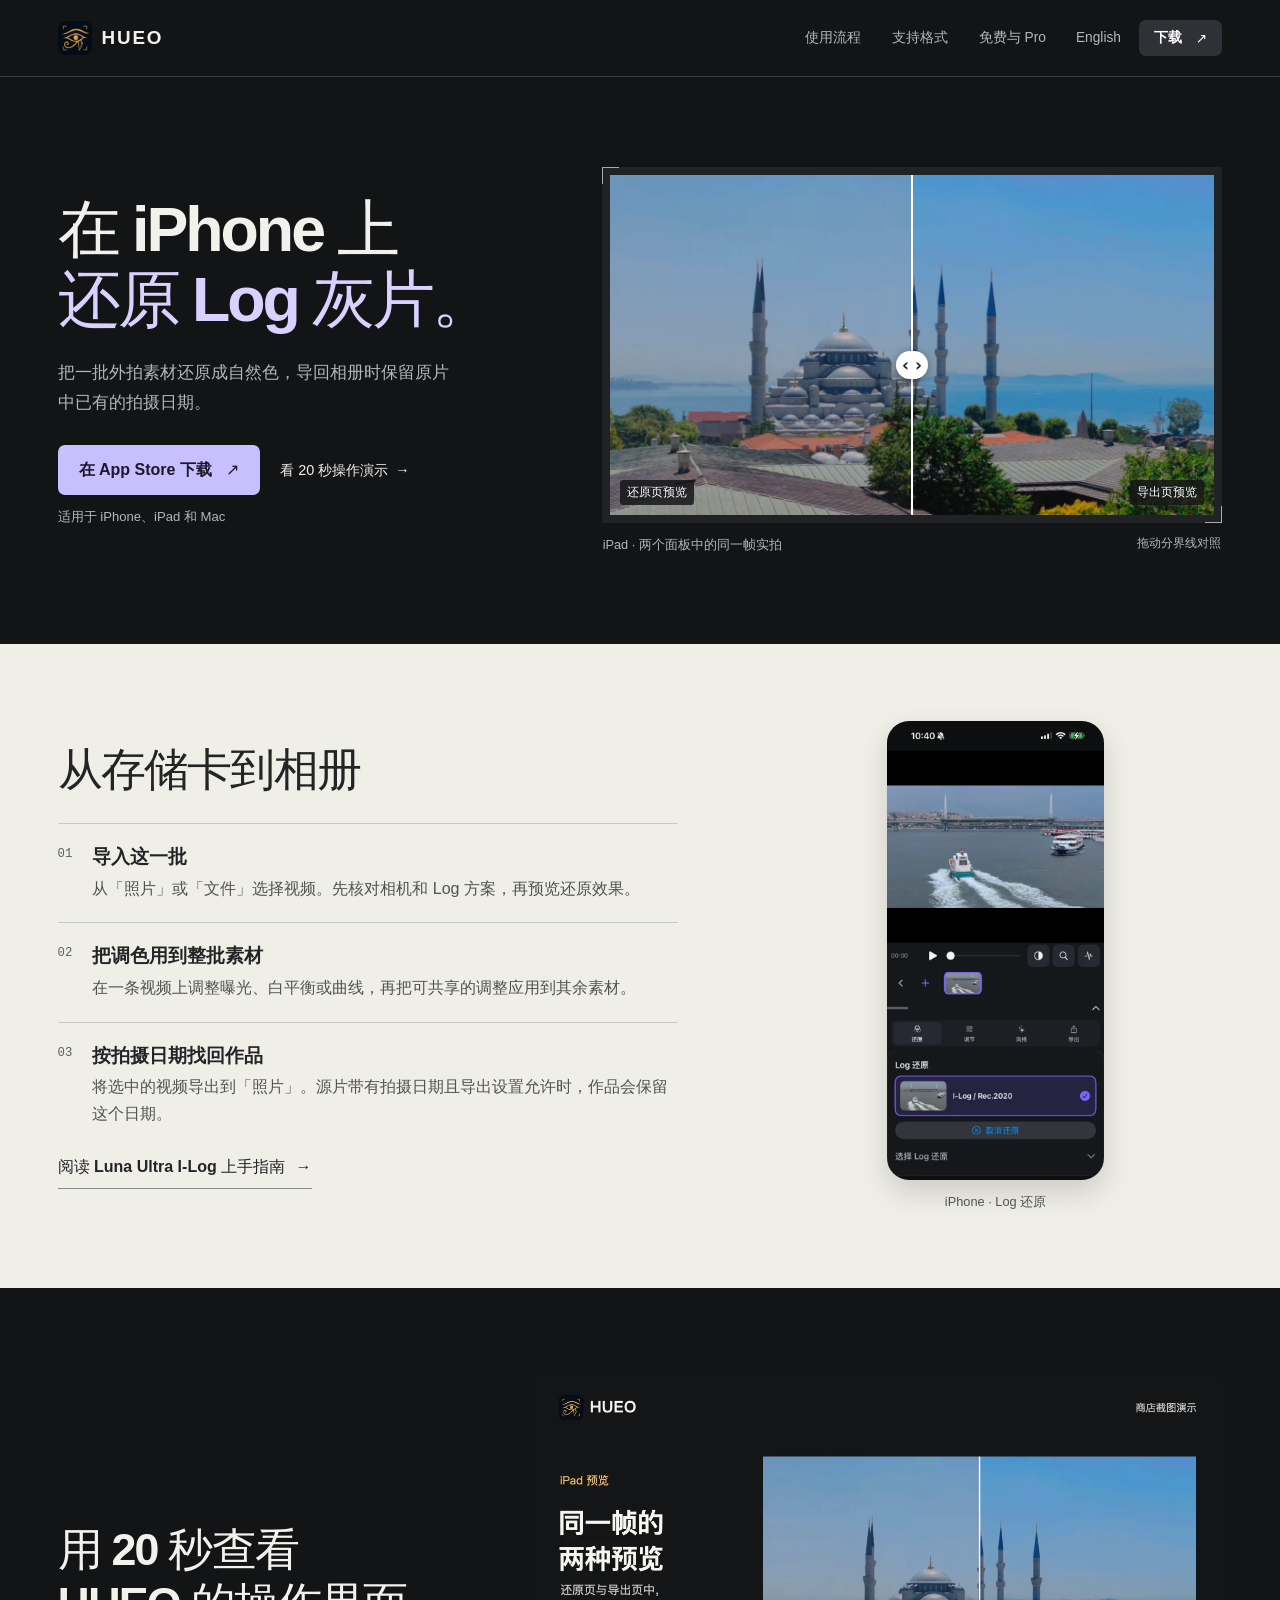
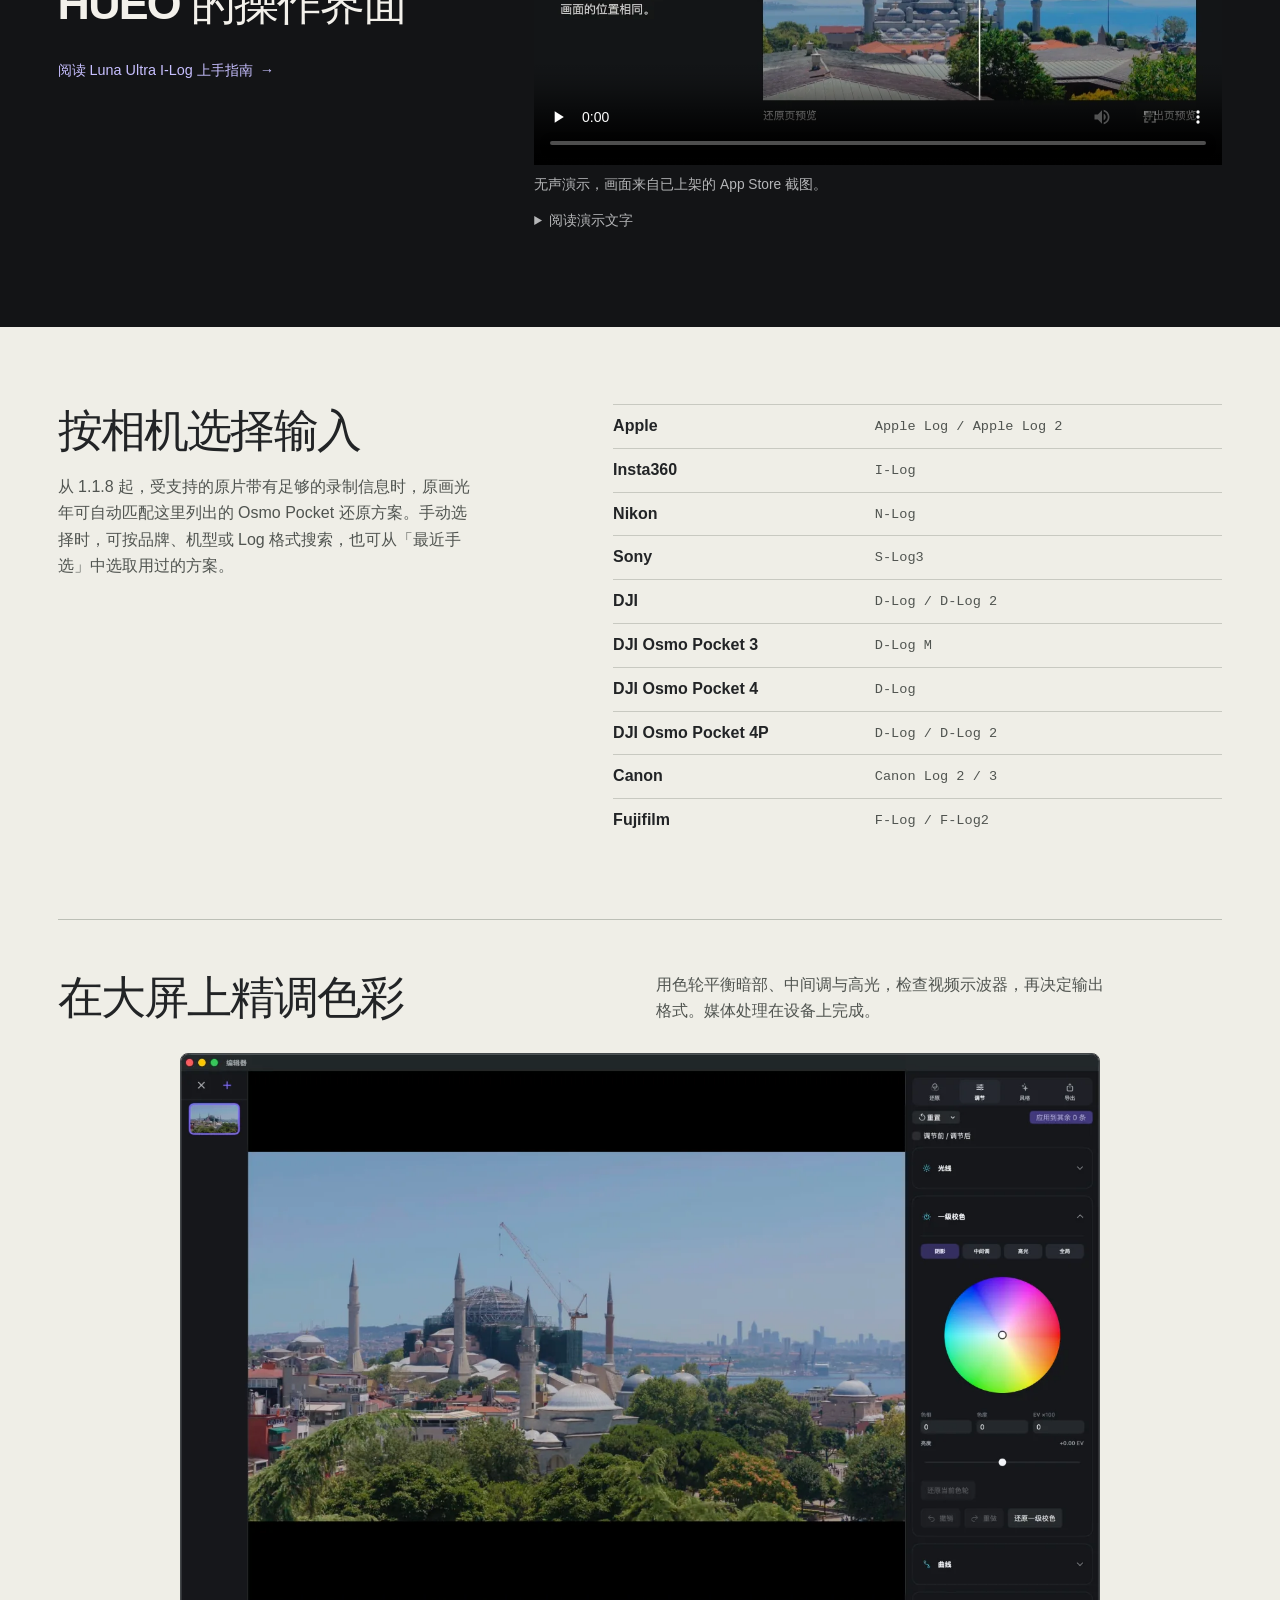
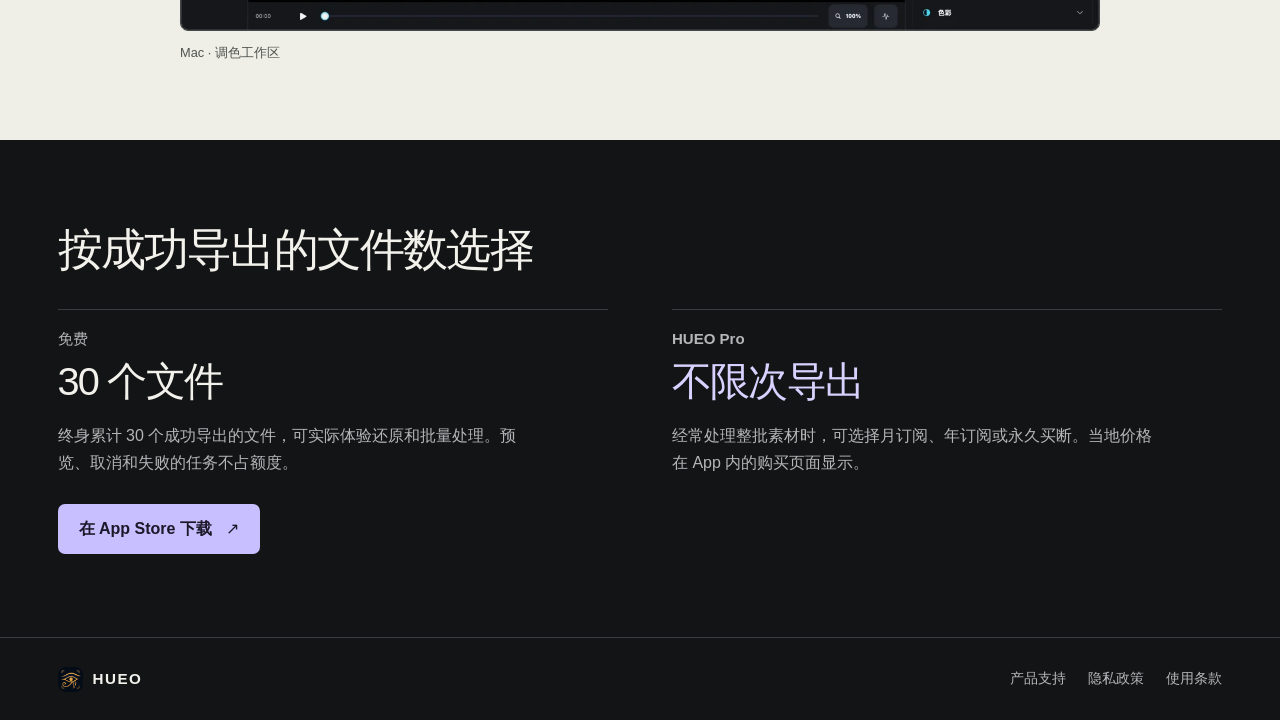
<file: zh/index.html>
<!doctype html>
<html lang="zh-Hans">
<head>
  <meta charset="utf-8"><meta name="viewport" content="width=device-width, initial-scale=1">
  <title>HUEO 原画光年｜在 iPhone、iPad 和 Mac 上还原 Log 视频</title><meta name="description" content="在 iPhone 上把外拍的 Log 视频还原、调色并批量导回相册。保留源素材中已有的拍摄日期，支持 Apple Log、Insta360 I-Log、Nikon N-Log 等输入。免费体验 30 个成功导出文件。">
  <link rel="canonical" href="https://robincoderzhao.github.io/autolut-legal/zh/">
  <link rel="alternate" hreflang="en" href="https://robincoderzhao.github.io/autolut-legal/en/"><link rel="alternate" hreflang="zh-Hans" href="https://robincoderzhao.github.io/autolut-legal/zh/">
  <link rel="alternate" hreflang="x-default" href="https://robincoderzhao.github.io/autolut-legal/en/">
  <meta property="og:type" content="website"><meta property="og:site_name" content="HUEO">
  <meta property="og:locale" content="zh_CN"><meta property="og:title" content="HUEO 原画光年｜在 iPhone、iPad 和 Mac 上还原 Log 视频">
  <meta property="og:description" content="在 iPhone 上把外拍的 Log 视频还原、调色并批量导回相册。保留源素材中已有的拍摄日期，支持 Apple Log、Insta360 I-Log、Nikon N-Log 等输入。免费体验 30 个成功导出文件。"><meta property="og:url" content="https://robincoderzhao.github.io/autolut-legal/zh/">
  <meta property="og:image" content="https://robincoderzhao.github.io/autolut-legal/assets/product/media/social-cover-zh.jpg"><meta property="og:image:width" content="1200"><meta property="og:image:height" content="630">
  <meta name="twitter:card" content="summary_large_image"><meta name="theme-color" content="#131416">
  <link rel="icon" href="../assets/product/media/favicon-32.png"><link rel="apple-touch-icon" href="../assets/product/media/hueo-icon.png">
  <link rel="stylesheet" href="../assets/product/product.css"><script src="../assets/product/product.js" defer></script>
  <script type="application/ld+json">{"@context": "https://schema.org", "@type": "SoftwareApplication", "name": "HUEO", "inLanguage": "zh-Hans", "url": "https://robincoderzhao.github.io/autolut-legal/zh/", "description": "在 iPhone 上把外拍的 Log 视频还原、调色并批量导回相册。保留源素材中已有的拍摄日期，支持 Apple Log、Insta360 I-Log、Nikon N-Log 等输入。免费体验 30 个成功导出文件。", "applicationCategory": "MultimediaApplication", "operatingSystem": "iOS, iPadOS, macOS", "downloadUrl": "https://apps.apple.com/app/apple-store/id6804096727"}</script>
</head>
<body><a class="skip" href="#content">跳到正文</a>
<header class="mast"><div class="wrap mast-inner"><a class="brand" data-product-link href="./" aria-label="原画光年产品页"><img src="../assets/product/media/hueo-icon.png" width="34" height="34" alt=""><span>HUEO</span></a>
  <nav class="desktop-nav" aria-label="主导航"><a data-product-link href="./#workflow">使用流程</a><a data-product-link href="./#formats">支持格式</a><a data-product-link href="./#pro">免费与 Pro</a></nav>
  <div class="mast-controls"><a class="locale" href="../en/" lang="en" hreflang="en" aria-label="Switch to English" data-product-link>English</a><a class="store-small" href="https://apps.apple.com/app/apple-store/id6804096727?pt=129079916&amp;ct=hueo_web_zh&amp;mt=8" data-store>下载 <span aria-hidden="true">↗</span></a>
    <details class="mobile-nav"><summary>菜单</summary><nav aria-label="主导航"><a data-product-link href="./#workflow">使用流程</a><a data-product-link href="./#formats">支持格式</a><a data-product-link href="./#pro">免费与 Pro</a></nav></details>
  </div>
</div></header>
<main id="content">
  <section class="hero wrap"><div class="hero-copy"><h1>在 iPhone 上<br><em>还原 Log 灰片。</em></h1>
    <p class="lede">把一批外拍素材还原成自然色，导回相册时保留原片中已有的拍摄日期。</p><div class="hero-actions"><a class="store-button" href="https://apps.apple.com/app/apple-store/id6804096727?pt=129079916&amp;ct=hueo_web_zh&amp;mt=8" data-store>在 App Store 下载 <span aria-hidden="true">↗</span></a><a class="watch" href="#demo">看 20 秒操作演示 <span aria-hidden="true">→</span></a></div><p class="platforms">适用于 iPhone、iPad 和 Mac</p></div>
    <figure class="hero-figure"><div class="mat"><div class="compare" data-compare>
      <img src="../assets/product/media/compare-export.webp" width="1280" height="720" alt="清真寺和海岸的同一帧，分界线左边为还原页预览，右边为导出页预览" fetchpriority="high">
      <img class="comparison-left" src="../assets/product/media/compare-restore.webp" width="1280" height="720" alt="">
      <div class="divider" aria-hidden="true"><span>‹ ›</span></div>
      <span class="frame-label frame-left" aria-hidden="true">还原页预览</span><span class="frame-label frame-right" aria-hidden="true">导出页预览</span>
      <input hidden type="range" min="0" max="100" value="50" aria-label="移动预览分界线">
    </div></div><figcaption><span>iPad · 两个面板中的同一帧实拍</span><span class="format" data-compare-hint hidden>拖动分界线对照</span></figcaption></figure>
  </section>
  <section class="paper" id="workflow"><div class="wrap workflow">
    <div class="workflow-copy"><h2>从存储卡到相册</h2><ol class="steps"><li><div><h3>导入这一批</h3><p>从「照片」或「文件」选择视频。先核对相机和 Log 方案，再预览还原效果。</p></div></li><li><div><h3>把调色用到整批素材</h3><p>在一条视频上调整曝光、白平衡或曲线，再把可共享的调整应用到其余素材。</p></div></li><li><div><h3>按拍摄日期找回作品</h3><p>将选中的视频导出到「照片」。源片带有拍摄日期且导出设置允许时，作品会保留这个日期。</p></div></li></ol>
      <a data-product-link class="ink-link" href="guide/luna-i-log/">阅读 Luna Ultra I-Log 上手指南 <span aria-hidden="true">→</span></a></div>
    <figure class="phone-figure"><img src="../assets/product/media/phone-restore-zh.webp" width="600" height="1265" loading="lazy" alt="原画光年 iPhone 编辑器，列出 I-Log / Rec.2020 还原方案与素材预览"><figcaption>iPhone · Log 还原</figcaption></figure>
  </div></section>
  <section class="proof wrap" id="demo"><div class="proof-text"><h2>用 20 秒查看 HUEO 的操作界面</h2>
    <a class="watch" data-product-link href="guide/luna-i-log/">阅读 Luna Ultra I-Log 上手指南 <span aria-hidden="true">→</span></a></div><div class="demo-player"><video width="1280" height="720" controls playsinline preload="none" poster="../assets/product/media/walkthrough-zh-poster.webp" aria-label="用 20 秒查看 HUEO 的操作界面">
      <source src="../assets/product/media/walkthrough-zh.mp4" type="video/mp4">
      <track kind="captions" src="../assets/product/media/walkthrough-zh.vtt" srclang="zh-Hans" label="简体中文">
      <a href="../assets/product/media/walkthrough-zh.mp4">看 20 秒操作演示</a>
    </video><p>无声演示，画面来自已上架的 App Store 截图。</p>
    <details><summary>阅读演示文字</summary><p>先查看 iPad 还原页与导出页的同一帧画面，再看 iPhone 上的 I-Log 输入方案、Mac 上的色轮，以及 iPad 导出页中保留已有拍摄信息的选项。</p></details></div></section>
  <section class="studio" id="formats"><div class="wrap">
    <div class="formats"><div><h2>按相机选择输入</h2><p>从 1.1.8 起，受支持的原片带有足够的录制信息时，原画光年可自动匹配这里列出的 Osmo Pocket 还原方案。手动选择时，可按品牌、机型或 Log 格式搜索，也可从「最近手选」中选取用过的方案。</p></div><dl><div><dt>Apple</dt><dd>Apple Log / Apple Log 2</dd></div><div><dt>Insta360</dt><dd>I-Log</dd></div><div><dt>Nikon</dt><dd>N-Log</dd></div><div><dt>Sony</dt><dd>S-Log3</dd></div><div><dt>DJI</dt><dd>D-Log / D-Log 2</dd></div><div><dt>DJI Osmo Pocket 3</dt><dd>D-Log M</dd></div><div><dt>DJI Osmo Pocket 4</dt><dd>D-Log</dd></div><div><dt>DJI Osmo Pocket 4P</dt><dd>D-Log / D-Log 2</dd></div><div><dt>Canon</dt><dd>Canon Log 2 / 3</dd></div><div><dt>Fujifilm</dt><dd>F-Log / F-Log2</dd></div></dl></div>
    <div class="desktop"><div class="desktop-intro"><h2>在大屏上精调色彩</h2><p>用色轮平衡暗部、中间调与高光，检查视频示波器，再决定输出格式。媒体处理在设备上完成。</p></div>
      <figure><a href="../assets/product/media/desktop-grade-zh.webp" aria-label="查看原图 · Mac · 调色工作区"><img loading="lazy" src="../assets/product/media/desktop-grade-zh.webp" width="1440" height="904" alt="Mac 版原画光年的真实工作区，显示素材、视频预览和调色面板"></a><figcaption>Mac · 调色工作区</figcaption></figure>
    </div>
  </div></section>
  <section class="wrap plans" id="pro"><h2>按成功导出的文件数选择</h2><div class="plans-grid">
    <div><h3>免费</h3><p class="amount">30 个文件</p><p>终身累计 30 个成功导出的文件，可实际体验还原和批量处理。预览、取消和失败的任务不占额度。</p></div>
    <div><h3>HUEO Pro</h3><p class="amount">不限次导出</p><p>经常处理整批素材时，可选择月订阅、年订阅或永久买断。当地价格在 App 内的购买页面显示。</p></div>
  </div><a class="store-button" href="https://apps.apple.com/app/apple-store/id6804096727?pt=129079916&amp;ct=hueo_web_zh&amp;mt=8" data-store>在 App Store 下载 <span aria-hidden="true">↗</span></a></section>
</main>
<footer class="footer"><div class="wrap footer-inner"><a class="brand" data-product-link href="./" aria-label="原画光年产品页"><img src="../assets/product/media/hueo-icon.png" width="34" height="34" alt=""><span>HUEO</span></a>
  <nav aria-label="页脚导航"><a href="../?lang=zh-Hans">产品支持</a><a href="../privacy/?lang=zh-Hans">隐私政策</a><a href="../privacy/terms.html?lang=zh-Hans">使用条款</a></nav>
</div></footer>
</body></html>
</file>
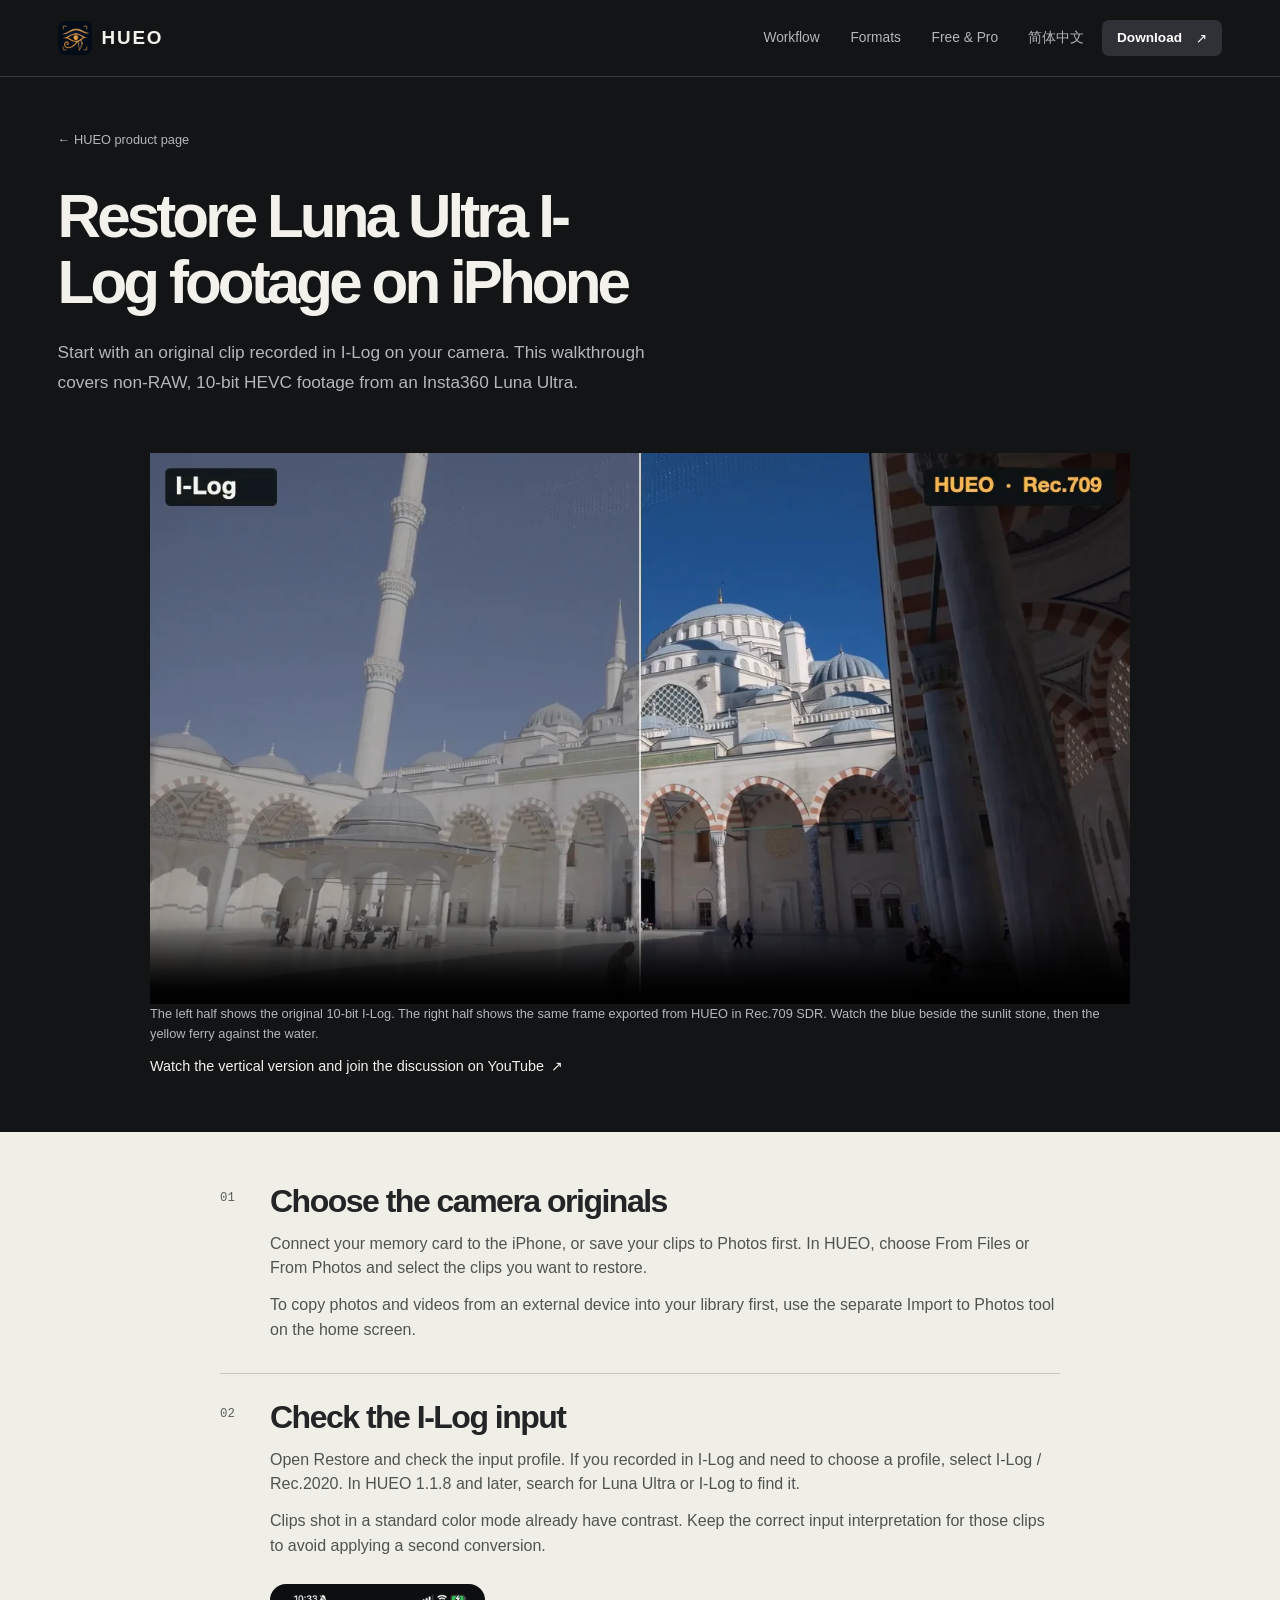
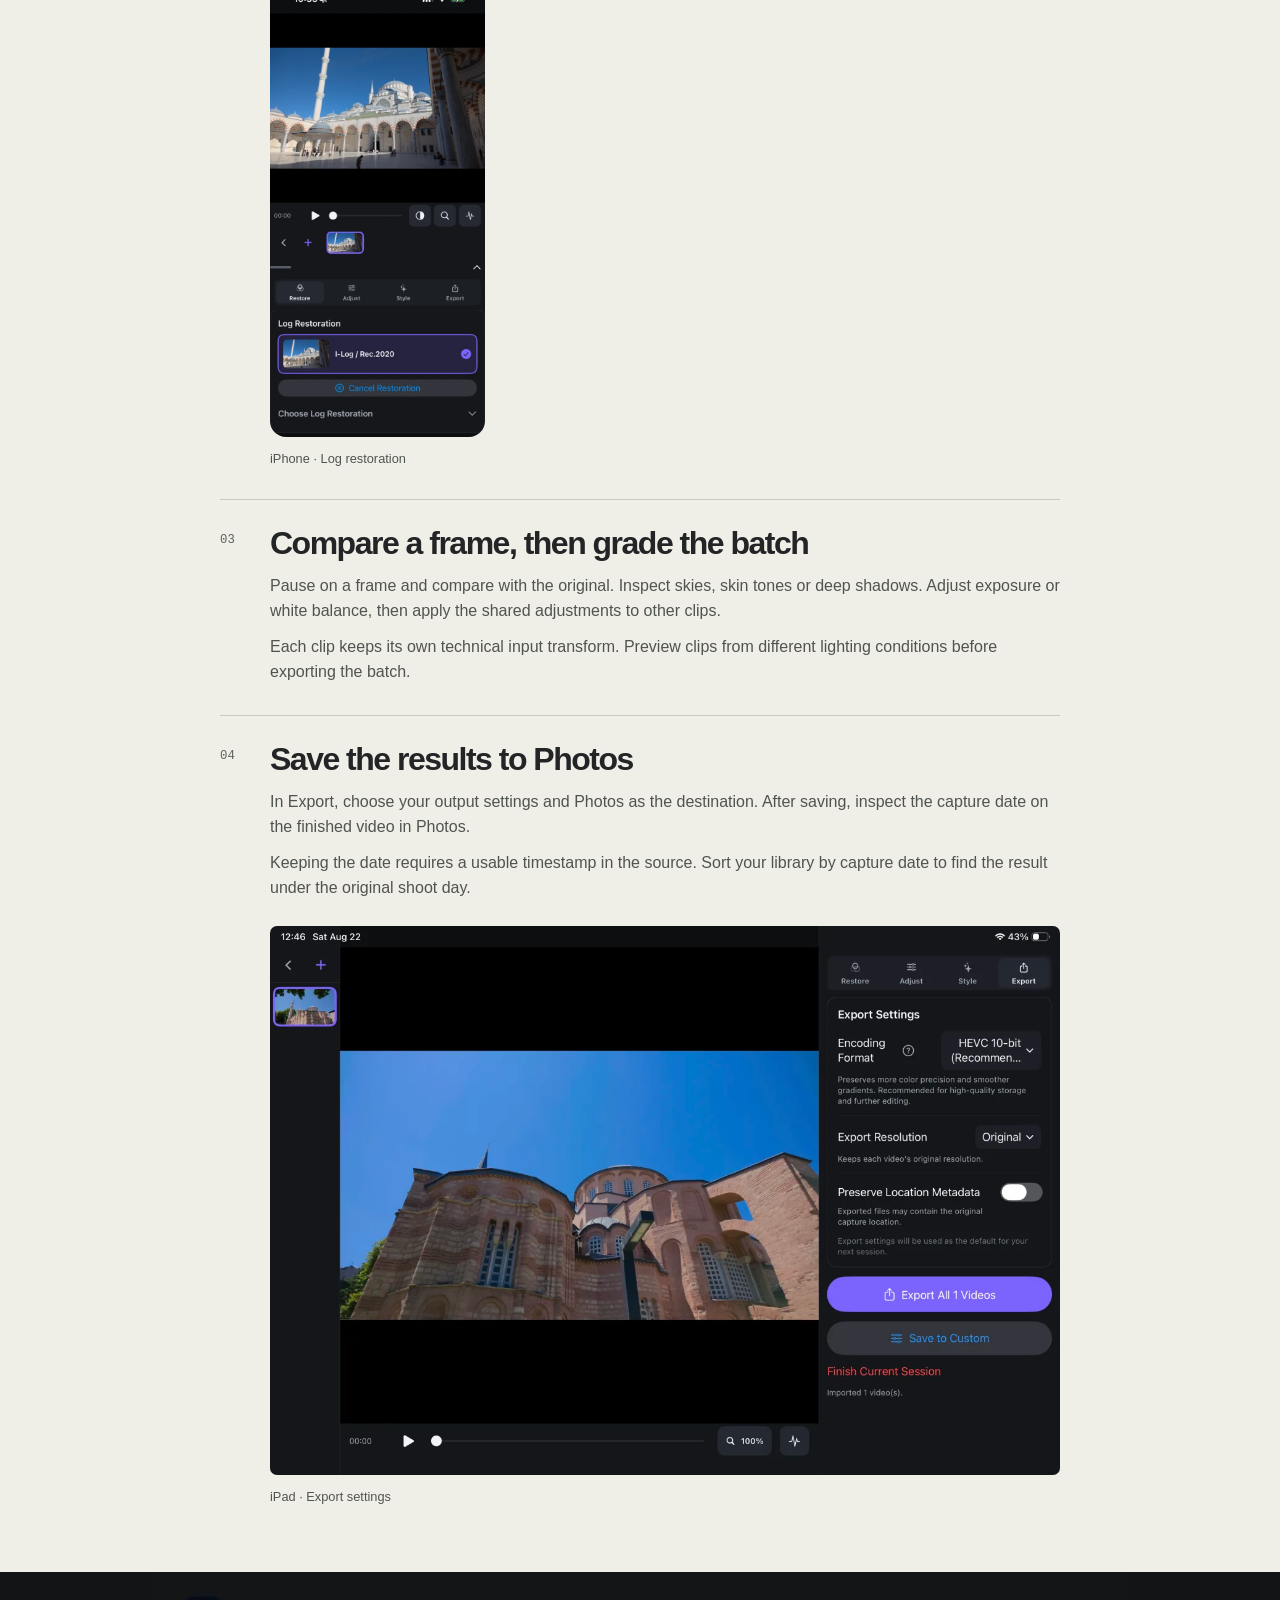
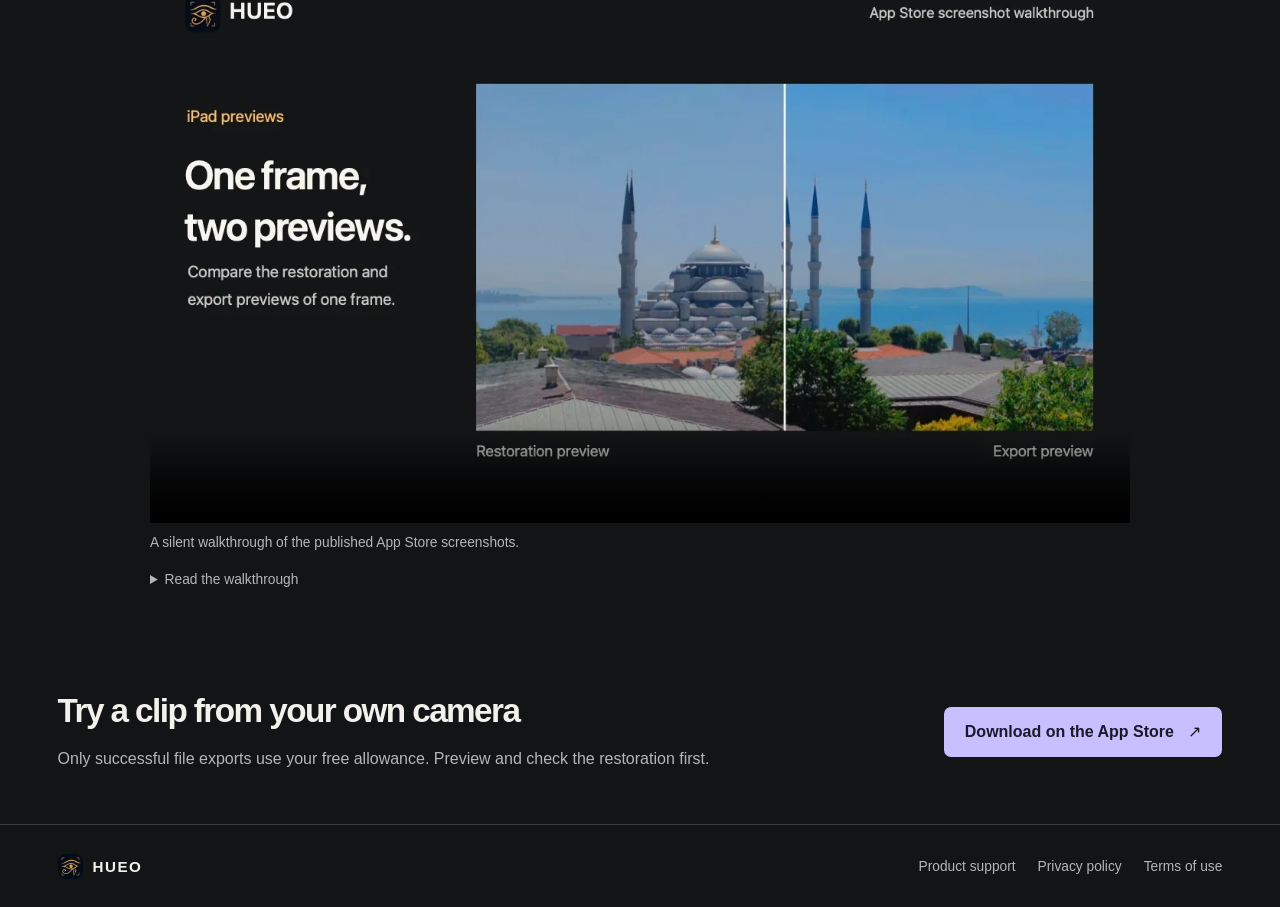
<file: en/guide/luna-i-log/index.html>
<!doctype html>
<html lang="en">
<head>
  <meta charset="utf-8"><meta name="viewport" content="width=device-width, initial-scale=1">
  <title>Restore Insta360 Luna Ultra I-Log video on iPhone | HUEO guide</title><meta name="description" content="Import original Luna Ultra I-Log footage, check the input profile and restore a batch on your iPhone. Export to Photos with the available original capture date.">
  <link rel="canonical" href="https://robincoderzhao.github.io/autolut-legal/en/guide/luna-i-log/">
  <link rel="alternate" hreflang="en" href="https://robincoderzhao.github.io/autolut-legal/en/guide/luna-i-log/"><link rel="alternate" hreflang="zh-Hans" href="https://robincoderzhao.github.io/autolut-legal/zh/guide/luna-i-log/">
  <link rel="alternate" hreflang="x-default" href="https://robincoderzhao.github.io/autolut-legal/en/guide/luna-i-log/">
  <meta property="og:type" content="article"><meta property="og:site_name" content="HUEO">
  <meta property="og:locale" content="en_US"><meta property="og:title" content="Restore Insta360 Luna Ultra I-Log video on iPhone | HUEO guide">
  <meta property="og:description" content="Import original Luna Ultra I-Log footage, check the input profile and restore a batch on your iPhone. Export to Photos with the available original capture date."><meta property="og:url" content="https://robincoderzhao.github.io/autolut-legal/en/guide/luna-i-log/">
  <meta property="og:image" content="https://robincoderzhao.github.io/autolut-legal/assets/product/media/social-cover-en.jpg"><meta property="og:image:width" content="1200"><meta property="og:image:height" content="630">
  <meta name="twitter:card" content="summary_large_image"><meta name="theme-color" content="#131416">
  <link rel="icon" href="../../../assets/product/media/favicon-32.png"><link rel="apple-touch-icon" href="../../../assets/product/media/hueo-icon.png">
  <link rel="stylesheet" href="../../../assets/product/product.css"><script src="../../../assets/product/product.js" defer></script>
  <script type="application/ld+json">{"@context": "https://schema.org", "@type": "Article", "name": "Restore Insta360 Luna Ultra I-Log video on iPhone | HUEO guide", "inLanguage": "en", "url": "https://robincoderzhao.github.io/autolut-legal/en/guide/luna-i-log/", "description": "Import original Luna Ultra I-Log footage, check the input profile and restore a batch on your iPhone. Export to Photos with the available original capture date.", "headline": "Restore Luna Ultra I-Log footage on iPhone"}</script>
</head>
<body><a class="skip" href="#content">Skip to content</a>
<header class="mast"><div class="wrap mast-inner"><a class="brand" data-product-link href="../../" aria-label="HUEO product page"><img src="../../../assets/product/media/hueo-icon.png" width="34" height="34" alt=""><span>HUEO</span></a>
  <nav class="desktop-nav" aria-label="Main navigation"><a data-product-link href="../../#workflow">Workflow</a><a data-product-link href="../../#formats">Formats</a><a data-product-link href="../../#pro">Free &amp; Pro</a></nav>
  <div class="mast-controls"><a class="locale" href="../../../zh/guide/luna-i-log/" lang="zh-Hans" hreflang="zh-Hans" aria-label="切换为简体中文" data-product-link>简体中文</a><a class="store-small" href="https://apps.apple.com/app/apple-store/id6804096727?pt=129079916&amp;ct=hueo_web_en&amp;mt=8" data-store>Download <span aria-hidden="true">↗</span></a>
    <details class="mobile-nav"><summary>Menu</summary><nav aria-label="Main navigation"><a data-product-link href="../../#workflow">Workflow</a><a data-product-link href="../../#formats">Formats</a><a data-product-link href="../../#pro">Free &amp; Pro</a></nav></details>
  </div>
</div></header>
<main id="content" class="guide">
  <header class="guide-head wrap"><a data-product-link class="back" href="../../">← HUEO product page</a>
    <h1>Restore Luna Ultra I-Log footage on iPhone</h1><p class="lede">Start with an original clip recorded in I-Log on your camera. This walkthrough covers non-RAW, 10-bit HEVC footage from an Insta360 Luna Ultra.</p></header>
  <section class="demo wrap" id="camera-test" aria-label="Compare Luna Ultra I-Log with HUEO’s Rec.709 export">
    <figure class="demo-player">
      <video width="1280" height="720" controls playsinline preload="none" poster="../../../assets/product/media/luna-ilog-same-frame.webp" aria-label="Compare Luna Ultra I-Log with HUEO’s Rec.709 export" aria-describedby="comparison-caption">
        <source src="../../../assets/product/media/luna-ilog-same-frame.mp4" type="video/mp4">
        <a href="../../../assets/product/media/luna-ilog-same-frame.mp4">Compare Luna Ultra I-Log with HUEO’s Rec.709 export</a>
      </video>
      <figcaption id="comparison-caption">The left half shows the original 10-bit I-Log. The right half shows the same frame exported from HUEO in Rec.709 SDR. Watch the blue beside the sunlit stone, then the yellow ferry against the water.</figcaption>
    </figure>
    <a class="watch" href="https://www.youtube.com/shorts/bhRCGdLaIE0">Watch the vertical version and join the discussion on YouTube <span aria-hidden="true">↗</span></a>
  </section>
  <div class="paper"><div class="guide-layout wrap"><ol class="guide-steps"><li><h2>Choose the camera originals</h2><p>Connect your memory card to the iPhone, or save your clips to Photos first. In HUEO, choose From Files or From Photos and select the clips you want to restore.</p><p>To copy photos and videos from an external device into your library first, use the separate Import to Photos tool on the home screen.</p></li><li><h2>Check the I-Log input</h2><p>Open Restore and check the input profile. If you recorded in I-Log and need to choose a profile, select I-Log / Rec.2020. In HUEO 1.1.8 and later, search for Luna Ultra or I-Log to find it.</p><p>Clips shot in a standard color mode already have contrast. Keep the correct input interpretation for those clips to avoid applying a second conversion.</p><figure class="guide-photo portrait"><a href="../../../assets/product/media/phone-restore-en.webp" aria-label="View full image · iPhone · Log restoration"><img src="../../../assets/product/media/phone-restore-en.webp" width="600" height="1265" loading="lazy" alt="HUEO on iPhone showing a video preview and its I-Log / Rec.2020 restoration profile"></a><figcaption>iPhone · Log restoration</figcaption></figure></li><li><h2>Compare a frame, then grade the batch</h2><p>Pause on a frame and compare with the original. Inspect skies, skin tones or deep shadows. Adjust exposure or white balance, then apply the shared adjustments to other clips.</p><p>Each clip keeps its own technical input transform. Preview clips from different lighting conditions before exporting the batch.</p></li><li><h2>Save the results to Photos</h2><p>In Export, choose your output settings and Photos as the destination. After saving, inspect the capture date on the finished video in Photos.</p><p>Keeping the date requires a usable timestamp in the source. Sort your library by capture date to find the result under the original shoot day.</p><figure class="guide-photo "><a href="../../../assets/product/media/export-en.webp" aria-label="View full image · iPad · Export settings"><img src="../../../assets/product/media/export-en.webp" width="1280" height="890" loading="lazy" alt="HUEO on iPad showing its export settings and capture information options"></a><figcaption>iPad · Export settings</figcaption></figure></li></ol></div></div>
  <section class="demo wrap" id="demo" aria-label="A 20-second tour of HUEO">
    <div class="demo-player"><video width="1280" height="720" controls playsinline preload="none" poster="../../../assets/product/media/walkthrough-en-poster.webp" aria-label="A 20-second tour of HUEO">
      <source src="../../../assets/product/media/walkthrough-en.mp4" type="video/mp4">
      <track kind="captions" src="../../../assets/product/media/walkthrough-en.vtt" srclang="en" label="English">
      <a href="../../../assets/product/media/walkthrough-en.mp4">Watch the 20-second demo</a>
    </video><p>A silent walkthrough of the published App Store screenshots.</p>
    <details><summary>Read the walkthrough</summary><p>The iPad restoration and export panels show the same frame. The iPhone editor shows the I-Log input profile, the Mac editor shows its color wheels, and the iPad export panel shows the options for keeping available capture information.</p></details></div>
  </section>
  <section class="wrap guide-cta"><div><h2>Try a clip from your own camera</h2><p>Only successful file exports use your free allowance. Preview and check the restoration first.</p></div><a class="store-button" href="https://apps.apple.com/app/apple-store/id6804096727?pt=129079916&amp;ct=hueo_web_en&amp;mt=8" data-store>Download on the App Store <span aria-hidden="true">↗</span></a></section>
</main>
<footer class="footer"><div class="wrap footer-inner"><a class="brand" data-product-link href="../../" aria-label="HUEO product page"><img src="../../../assets/product/media/hueo-icon.png" width="34" height="34" alt=""><span>HUEO</span></a>
  <nav aria-label="Footer navigation"><a href="../../../?lang=en">Product support</a><a href="../../../privacy/?lang=en">Privacy policy</a><a href="../../../privacy/terms.html?lang=en">Terms of use</a></nav>
</div></footer>
</body></html>
</file>
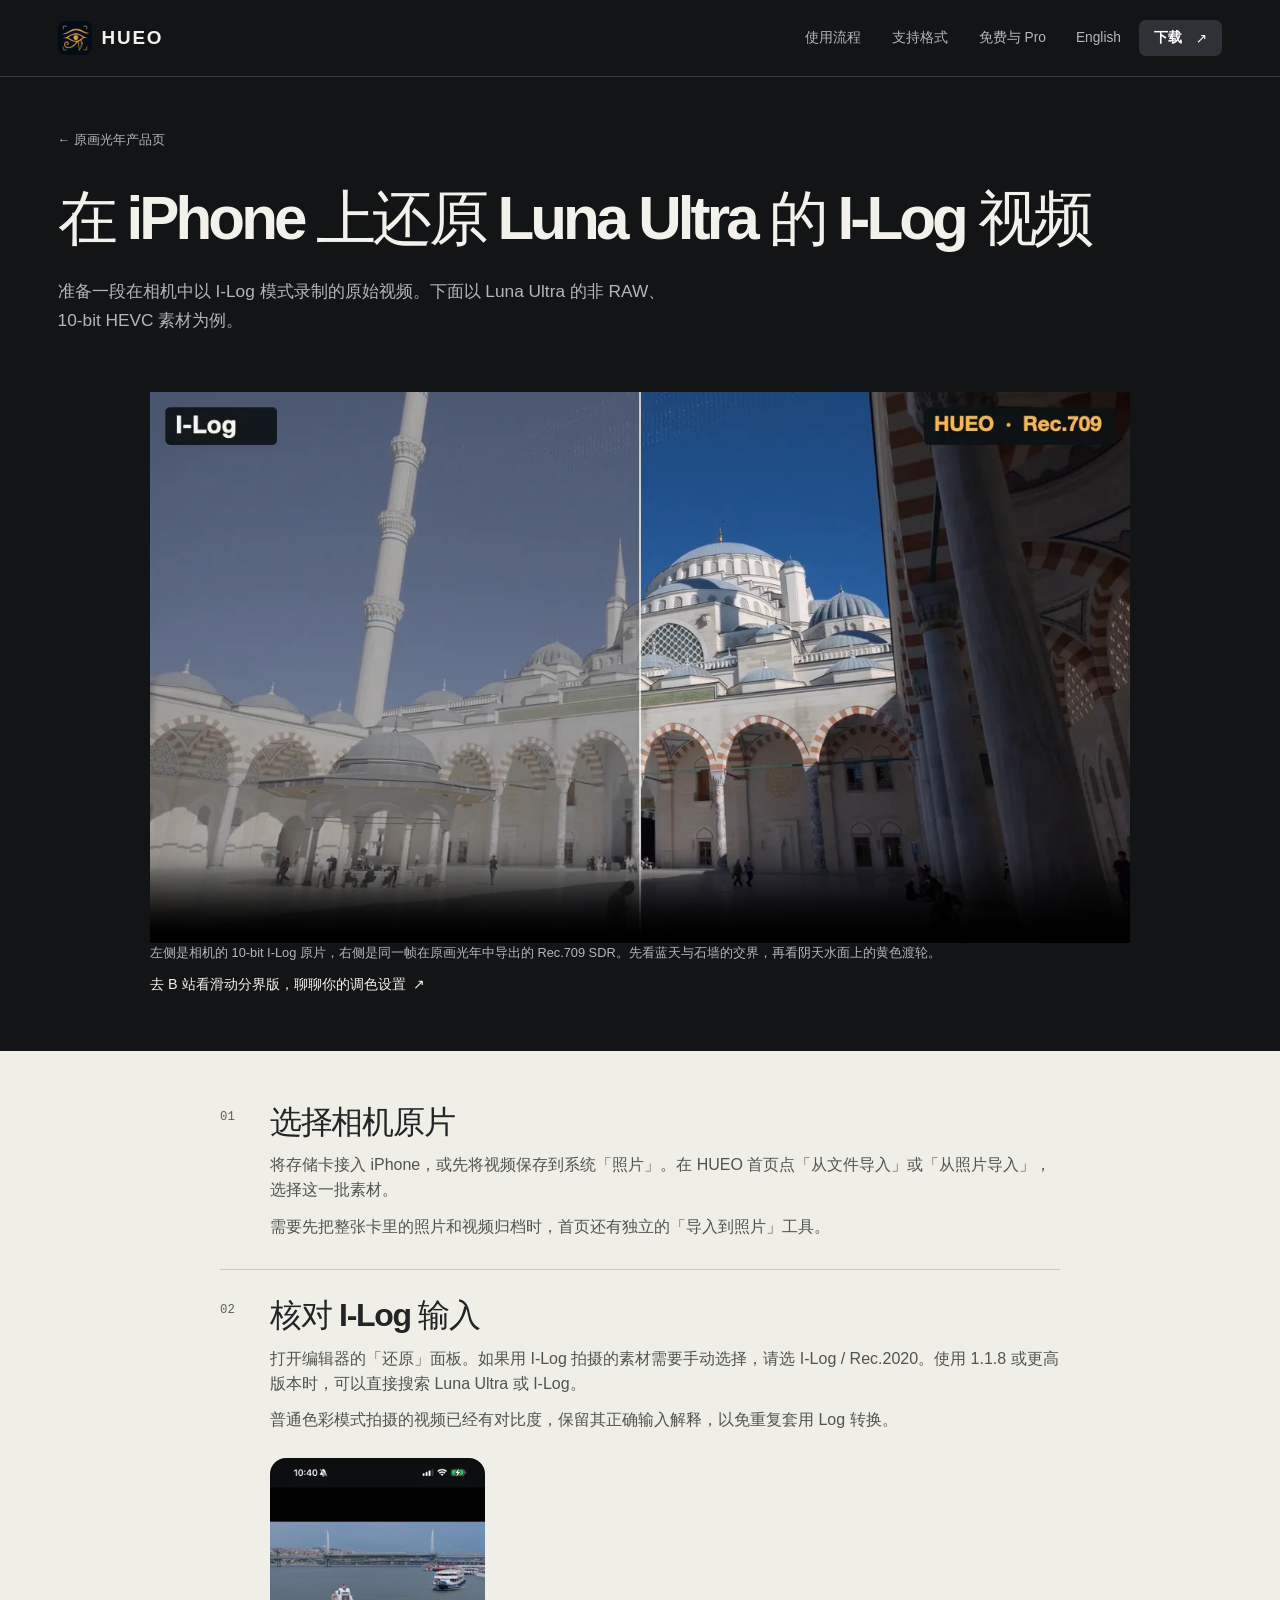
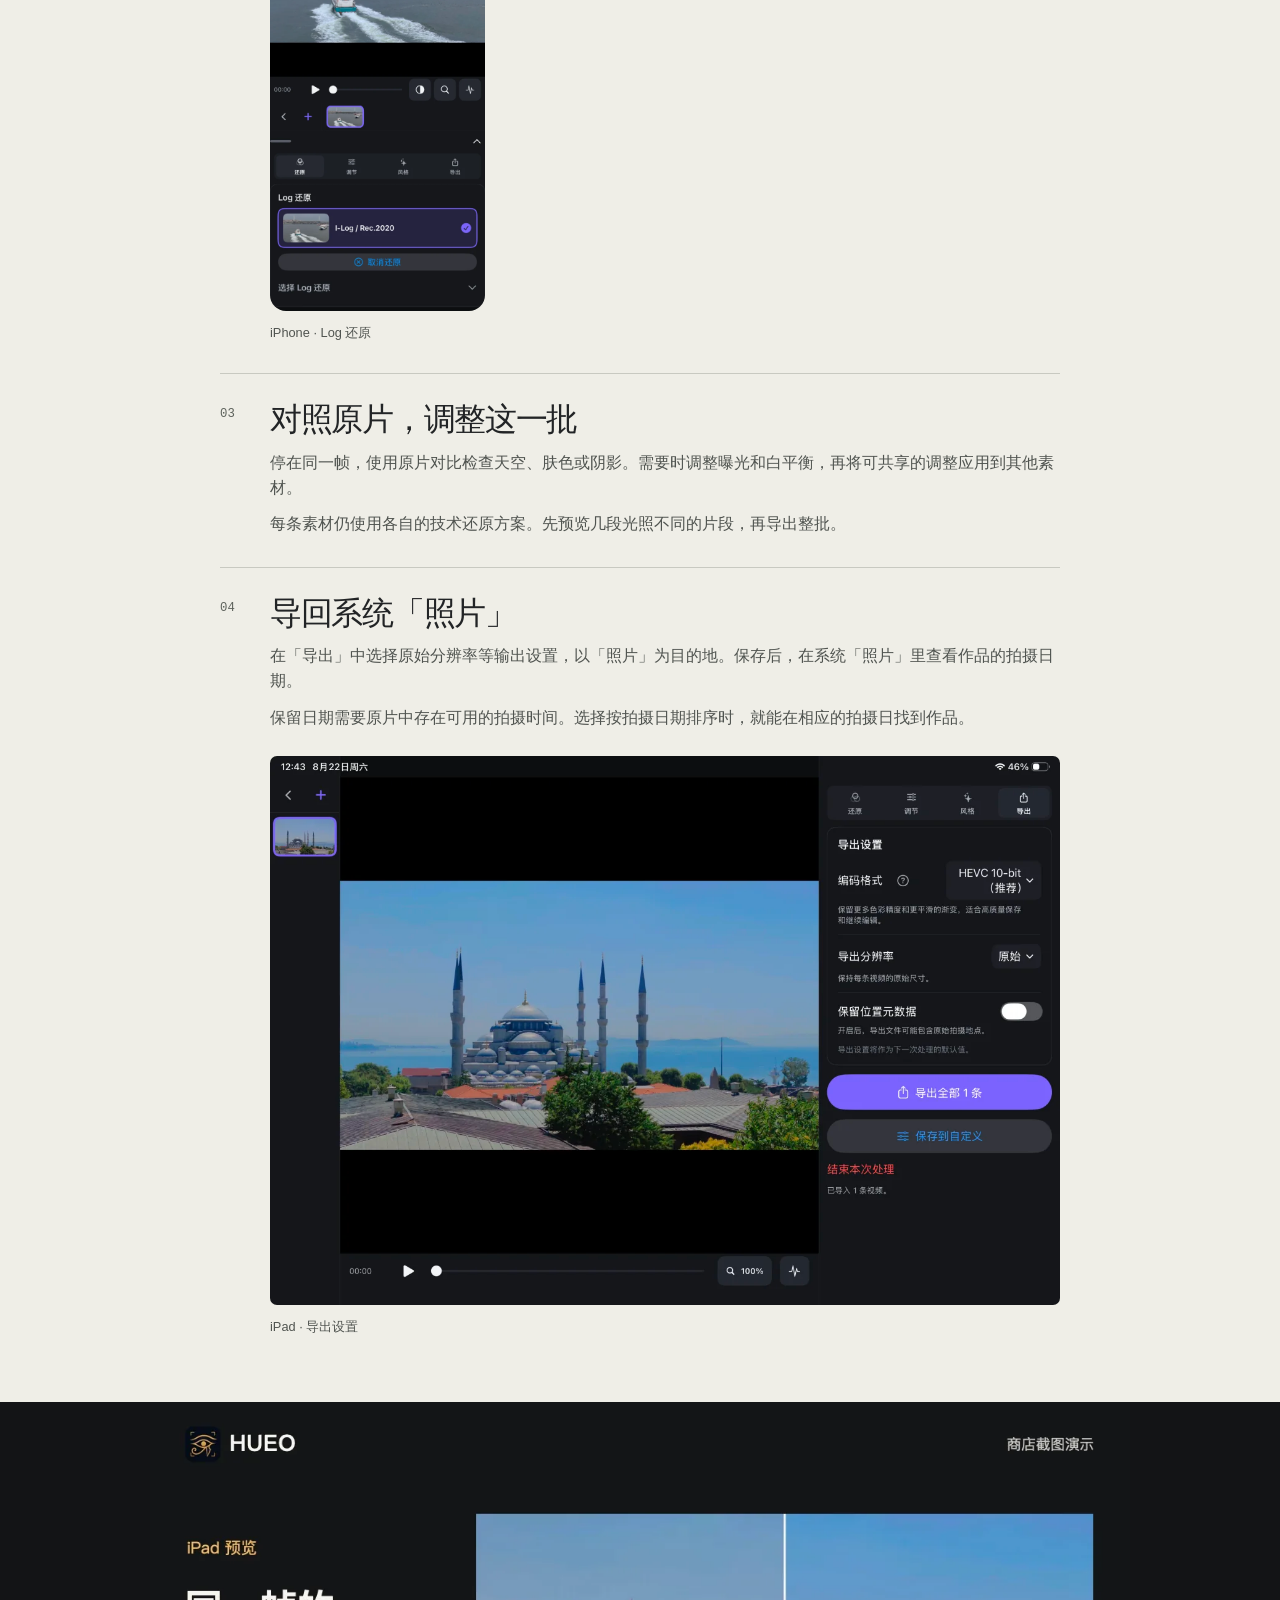
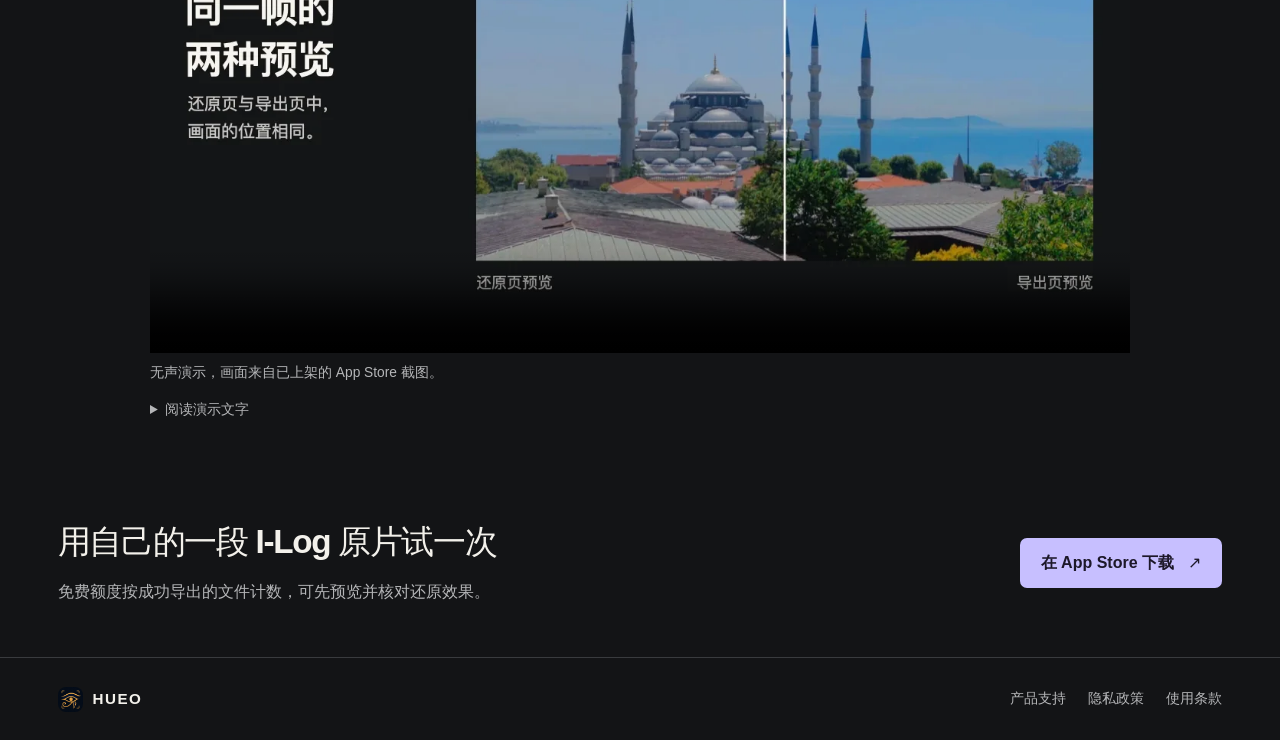
<file: zh/guide/luna-i-log/index.html>
<!doctype html>
<html lang="zh-Hans">
<head>
  <meta charset="utf-8"><meta name="viewport" content="width=device-width, initial-scale=1">
  <title>在 iPhone 上还原 Insta360 Luna Ultra I-Log 视频｜原画光年指南</title><meta name="description" content="从 Luna Ultra 的原始 I-Log 视频开始，在 iPhone 上核对输入、查看还原效果，并将同一批素材按原拍摄日期导回系统照片。">
  <link rel="canonical" href="https://robincoderzhao.github.io/autolut-legal/zh/guide/luna-i-log/">
  <link rel="alternate" hreflang="en" href="https://robincoderzhao.github.io/autolut-legal/en/guide/luna-i-log/"><link rel="alternate" hreflang="zh-Hans" href="https://robincoderzhao.github.io/autolut-legal/zh/guide/luna-i-log/">
  <link rel="alternate" hreflang="x-default" href="https://robincoderzhao.github.io/autolut-legal/en/guide/luna-i-log/">
  <meta property="og:type" content="article"><meta property="og:site_name" content="HUEO">
  <meta property="og:locale" content="zh_CN"><meta property="og:title" content="在 iPhone 上还原 Insta360 Luna Ultra I-Log 视频｜原画光年指南">
  <meta property="og:description" content="从 Luna Ultra 的原始 I-Log 视频开始，在 iPhone 上核对输入、查看还原效果，并将同一批素材按原拍摄日期导回系统照片。"><meta property="og:url" content="https://robincoderzhao.github.io/autolut-legal/zh/guide/luna-i-log/">
  <meta property="og:image" content="https://robincoderzhao.github.io/autolut-legal/assets/product/media/social-cover-zh.jpg"><meta property="og:image:width" content="1200"><meta property="og:image:height" content="630">
  <meta name="twitter:card" content="summary_large_image"><meta name="theme-color" content="#131416">
  <link rel="icon" href="../../../assets/product/media/favicon-32.png"><link rel="apple-touch-icon" href="../../../assets/product/media/hueo-icon.png">
  <link rel="stylesheet" href="../../../assets/product/product.css"><script src="../../../assets/product/product.js" defer></script>
  <script type="application/ld+json">{"@context": "https://schema.org", "@type": "Article", "name": "在 iPhone 上还原 Insta360 Luna Ultra I-Log 视频｜原画光年指南", "inLanguage": "zh-Hans", "url": "https://robincoderzhao.github.io/autolut-legal/zh/guide/luna-i-log/", "description": "从 Luna Ultra 的原始 I-Log 视频开始，在 iPhone 上核对输入、查看还原效果，并将同一批素材按原拍摄日期导回系统照片。", "headline": "在 iPhone 上还原 Luna Ultra 的 I-Log 视频"}</script>
</head>
<body><a class="skip" href="#content">跳到正文</a>
<header class="mast"><div class="wrap mast-inner"><a class="brand" data-product-link href="../../" aria-label="原画光年产品页"><img src="../../../assets/product/media/hueo-icon.png" width="34" height="34" alt=""><span>HUEO</span></a>
  <nav class="desktop-nav" aria-label="主导航"><a data-product-link href="../../#workflow">使用流程</a><a data-product-link href="../../#formats">支持格式</a><a data-product-link href="../../#pro">免费与 Pro</a></nav>
  <div class="mast-controls"><a class="locale" href="../../../en/guide/luna-i-log/" lang="en" hreflang="en" aria-label="Switch to English" data-product-link>English</a><a class="store-small" href="https://apps.apple.com/app/apple-store/id6804096727?pt=129079916&amp;ct=hueo_web_zh&amp;mt=8" data-store>下载 <span aria-hidden="true">↗</span></a>
    <details class="mobile-nav"><summary>菜单</summary><nav aria-label="主导航"><a data-product-link href="../../#workflow">使用流程</a><a data-product-link href="../../#formats">支持格式</a><a data-product-link href="../../#pro">免费与 Pro</a></nav></details>
  </div>
</div></header>
<main id="content" class="guide">
  <header class="guide-head wrap"><a data-product-link class="back" href="../../">← 原画光年产品页</a>
    <h1>在 iPhone 上还原 Luna Ultra 的 I-Log 视频</h1><p class="lede">准备一段在相机中以 I-Log 模式录制的原始视频。下面以 Luna Ultra 的非 RAW、10-bit HEVC 素材为例。</p></header>
  <section class="demo wrap" id="camera-test" aria-label="对比 Luna Ultra 的 I-Log 原片和原画光年的 Rec.709 成片">
    <figure class="demo-player">
      <video width="1280" height="720" controls playsinline preload="none" poster="../../../assets/product/media/luna-ilog-same-frame.webp" aria-label="对比 Luna Ultra 的 I-Log 原片和原画光年的 Rec.709 成片" aria-describedby="comparison-caption">
        <source src="../../../assets/product/media/luna-ilog-same-frame.mp4" type="video/mp4">
        <a href="../../../assets/product/media/luna-ilog-same-frame.mp4">对比 Luna Ultra 的 I-Log 原片和原画光年的 Rec.709 成片</a>
      </video>
      <figcaption id="comparison-caption">左侧是相机的 10-bit I-Log 原片，右侧是同一帧在原画光年中导出的 Rec.709 SDR。先看蓝天与石墙的交界，再看阴天水面上的黄色渡轮。</figcaption>
    </figure>
    <a class="watch" href="https://www.bilibili.com/video/BV1UGyoziEmA/">去 B 站看滑动分界版，聊聊你的调色设置 <span aria-hidden="true">↗</span></a>
  </section>
  <div class="paper"><div class="guide-layout wrap"><ol class="guide-steps"><li><h2>选择相机原片</h2><p>将存储卡接入 iPhone，或先将视频保存到系统「照片」。在 HUEO 首页点「从文件导入」或「从照片导入」，选择这一批素材。</p><p>需要先把整张卡里的照片和视频归档时，首页还有独立的「导入到照片」工具。</p></li><li><h2>核对 I-Log 输入</h2><p>打开编辑器的「还原」面板。如果用 I-Log 拍摄的素材需要手动选择，请选 I-Log / Rec.2020。使用 1.1.8 或更高版本时，可以直接搜索 Luna Ultra 或 I-Log。</p><p>普通色彩模式拍摄的视频已经有对比度，保留其正确输入解释，以免重复套用 Log 转换。</p><figure class="guide-photo portrait"><a href="../../../assets/product/media/phone-restore-zh.webp" aria-label="查看原图 · iPhone · Log 还原"><img src="../../../assets/product/media/phone-restore-zh.webp" width="600" height="1265" loading="lazy" alt="原画光年 iPhone 编辑器，列出 I-Log / Rec.2020 还原方案与素材预览"></a><figcaption>iPhone · Log 还原</figcaption></figure></li><li><h2>对照原片，调整这一批</h2><p>停在同一帧，使用原片对比检查天空、肤色或阴影。需要时调整曝光和白平衡，再将可共享的调整应用到其他素材。</p><p>每条素材仍使用各自的技术还原方案。先预览几段光照不同的片段，再导出整批。</p></li><li><h2>导回系统「照片」</h2><p>在「导出」中选择原始分辨率等输出设置，以「照片」为目的地。保存后，在系统「照片」里查看作品的拍摄日期。</p><p>保留日期需要原片中存在可用的拍摄时间。选择按拍摄日期排序时，就能在相应的拍摄日找到作品。</p><figure class="guide-photo "><a href="../../../assets/product/media/export-zh.webp" aria-label="查看原图 · iPad · 导出设置"><img src="../../../assets/product/media/export-zh.webp" width="1280" height="890" loading="lazy" alt="iPad 版原画光年的导出设置，包括输出格式和拍摄信息选项"></a><figcaption>iPad · 导出设置</figcaption></figure></li></ol></div></div>
  <section class="demo wrap" id="demo" aria-label="用 20 秒查看 HUEO 的操作界面">
    <div class="demo-player"><video width="1280" height="720" controls playsinline preload="none" poster="../../../assets/product/media/walkthrough-zh-poster.webp" aria-label="用 20 秒查看 HUEO 的操作界面">
      <source src="../../../assets/product/media/walkthrough-zh.mp4" type="video/mp4">
      <track kind="captions" src="../../../assets/product/media/walkthrough-zh.vtt" srclang="zh-Hans" label="简体中文">
      <a href="../../../assets/product/media/walkthrough-zh.mp4">看 20 秒操作演示</a>
    </video><p>无声演示，画面来自已上架的 App Store 截图。</p>
    <details><summary>阅读演示文字</summary><p>先查看 iPad 还原页与导出页的同一帧画面，再看 iPhone 上的 I-Log 输入方案、Mac 上的色轮，以及 iPad 导出页中保留已有拍摄信息的选项。</p></details></div>
  </section>
  <section class="wrap guide-cta"><div><h2>用自己的一段 I-Log 原片试一次</h2><p>免费额度按成功导出的文件计数，可先预览并核对还原效果。</p></div><a class="store-button" href="https://apps.apple.com/app/apple-store/id6804096727?pt=129079916&amp;ct=hueo_web_zh&amp;mt=8" data-store>在 App Store 下载 <span aria-hidden="true">↗</span></a></section>
</main>
<footer class="footer"><div class="wrap footer-inner"><a class="brand" data-product-link href="../../" aria-label="原画光年产品页"><img src="../../../assets/product/media/hueo-icon.png" width="34" height="34" alt=""><span>HUEO</span></a>
  <nav aria-label="页脚导航"><a href="../../../?lang=zh-Hans">产品支持</a><a href="../../../privacy/?lang=zh-Hans">隐私政策</a><a href="../../../privacy/terms.html?lang=zh-Hans">使用条款</a></nav>
</div></footer>
</body></html>
</file>
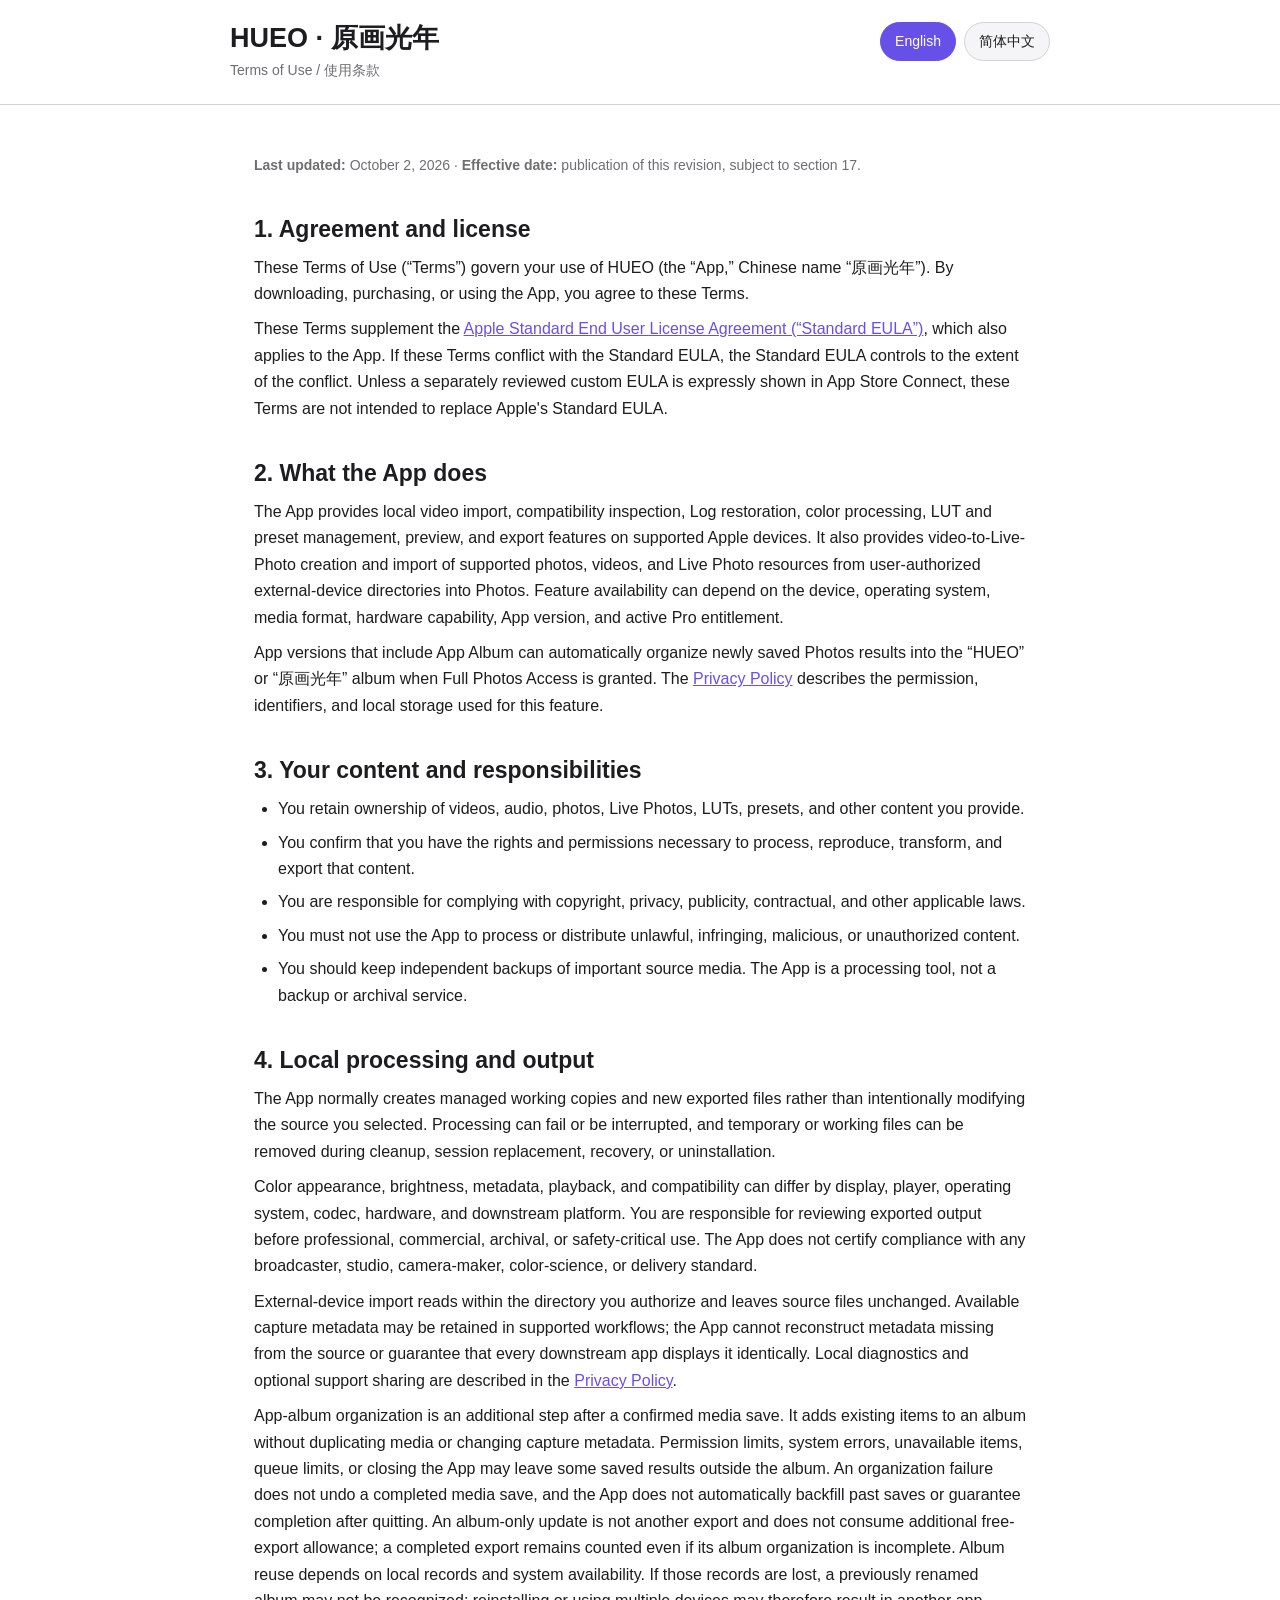
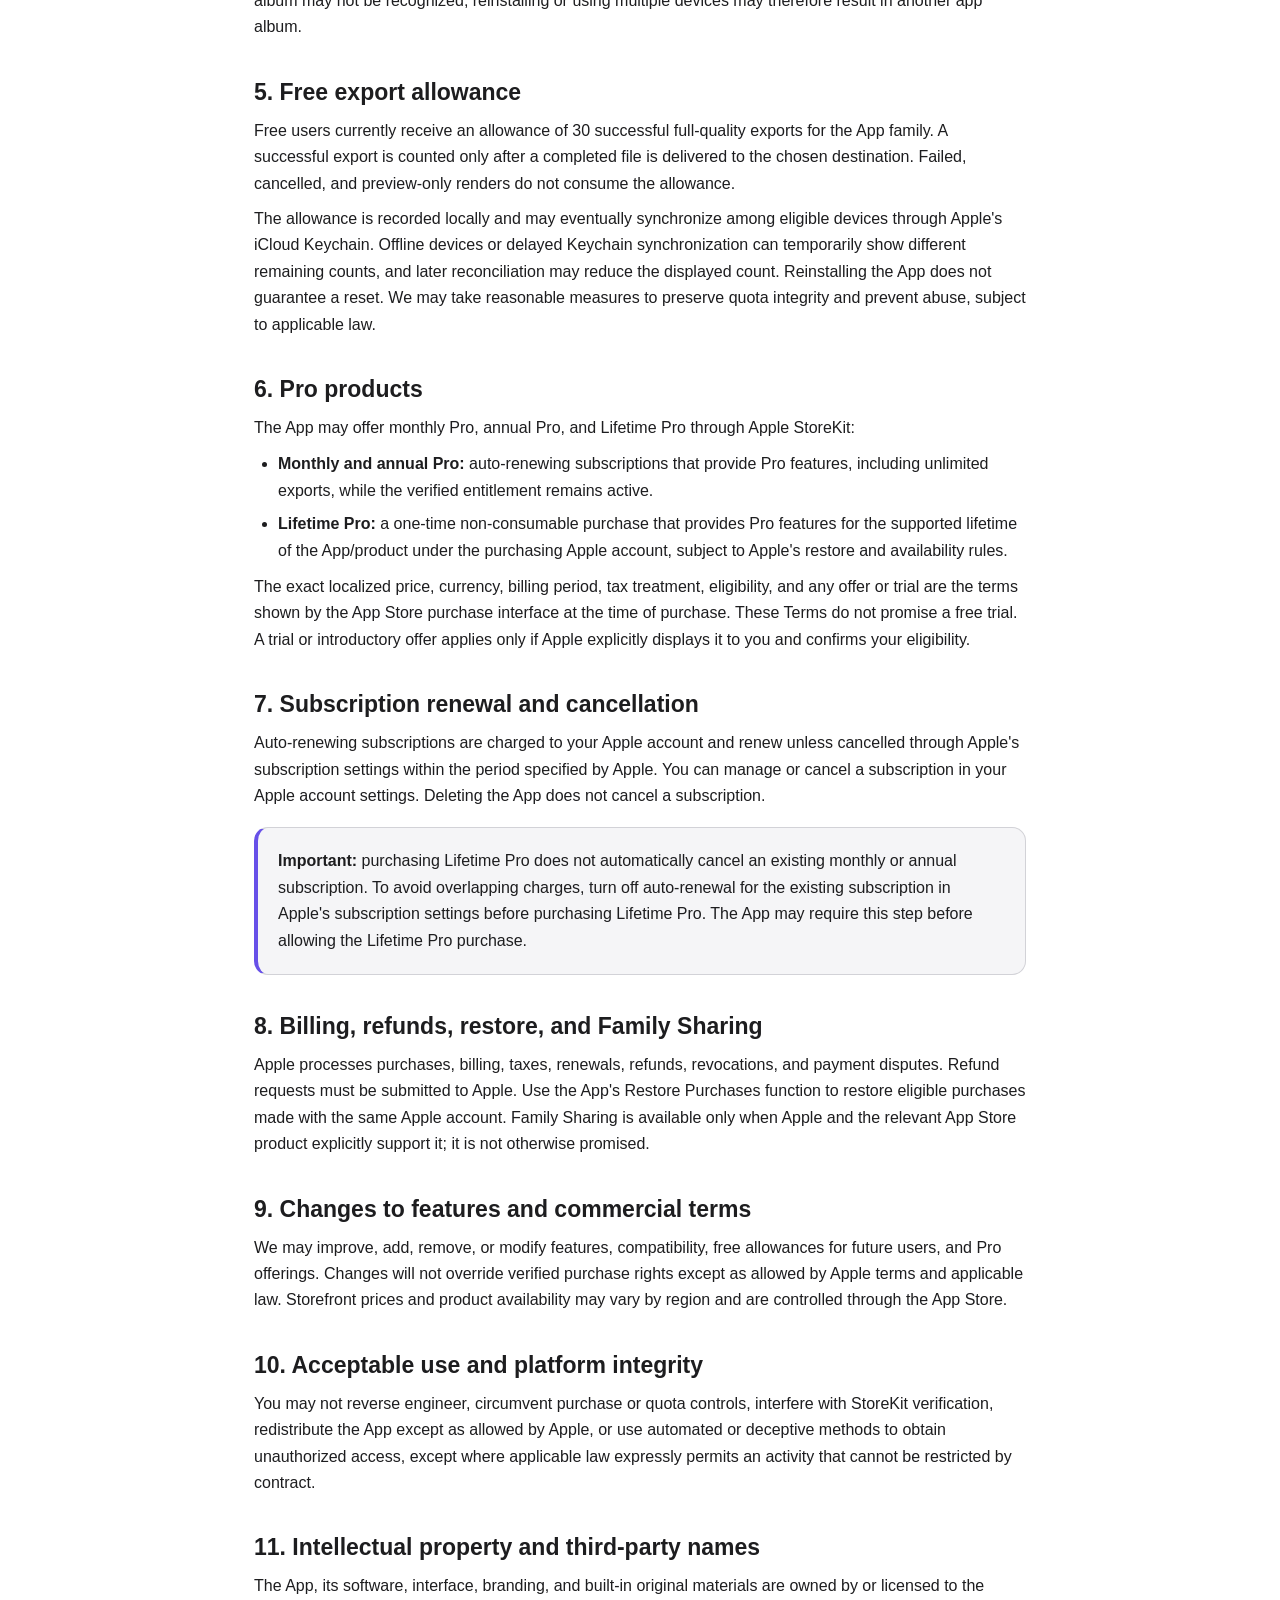
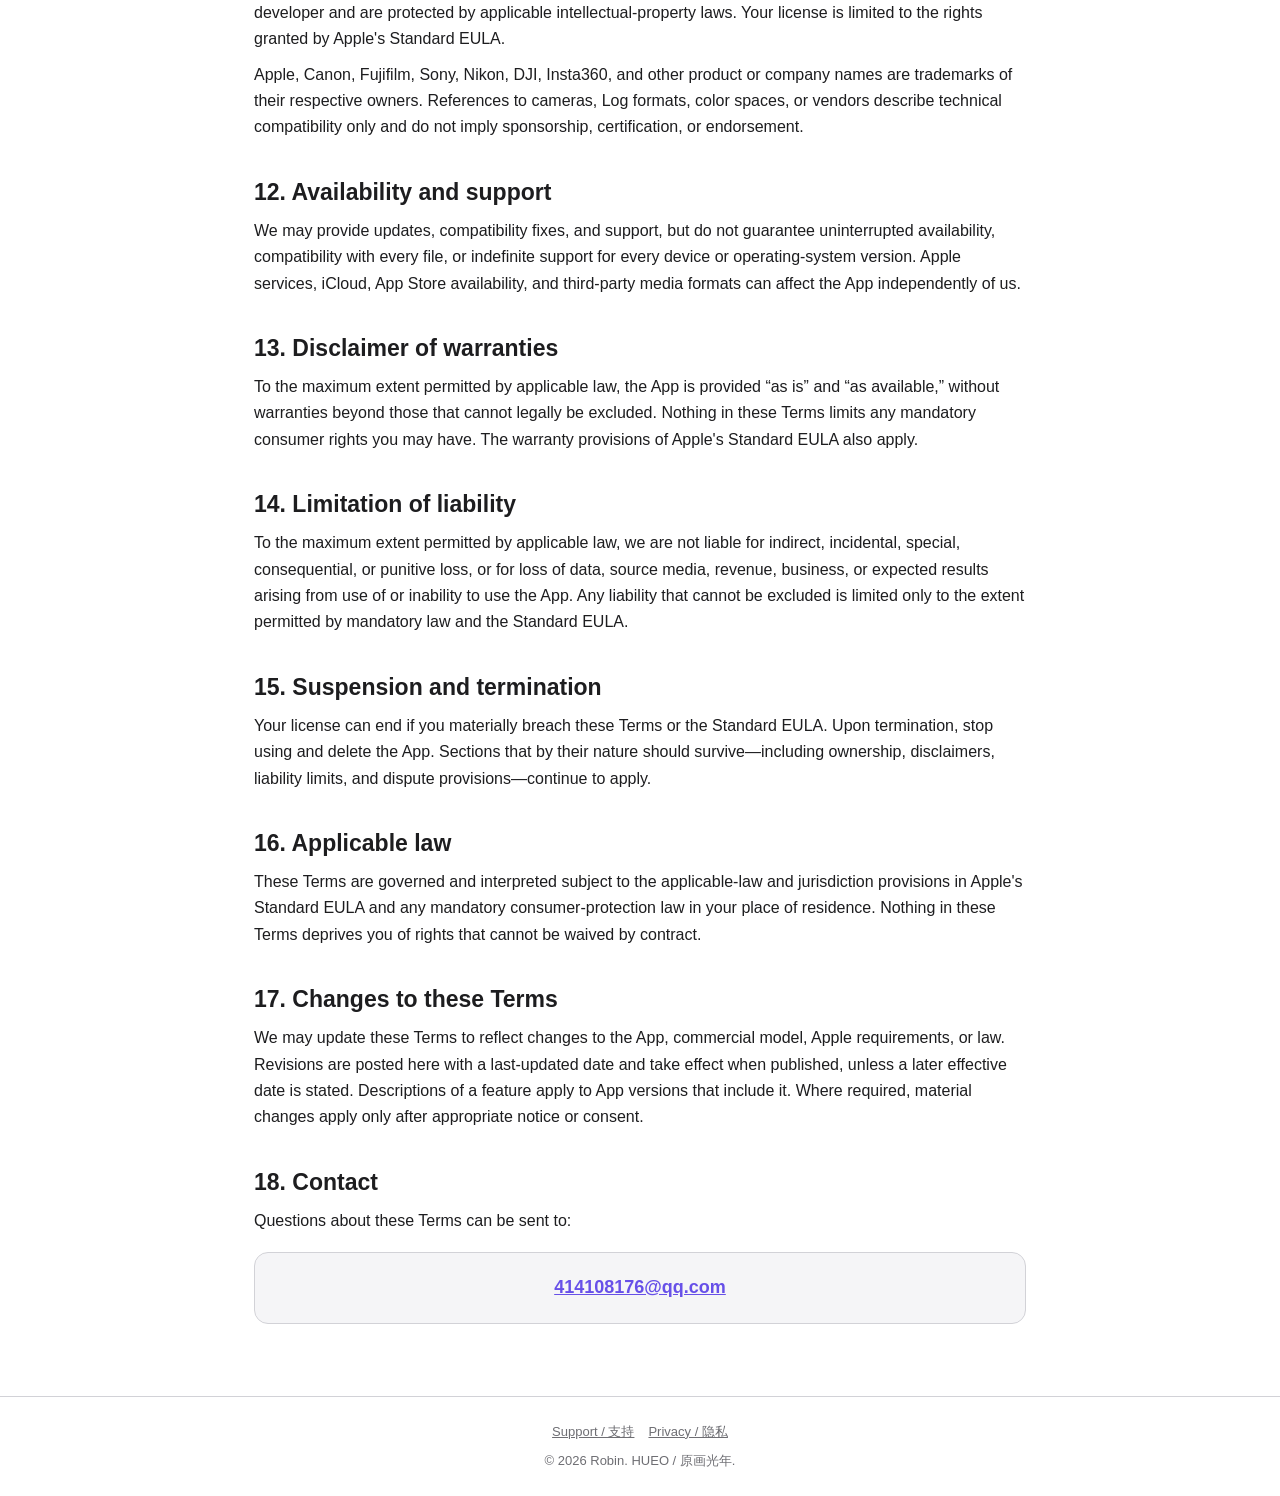
<file: privacy/terms.html>
<!doctype html>
<html lang="en">
<head>
  <meta charset="utf-8">
  <meta name="viewport" content="width=device-width, initial-scale=1">
  <meta name="description" content="Terms of Use for HUEO (原画光年).">
  <title>HUEO — Terms of Use</title>
  <link rel="stylesheet" href="../assets/site.css">
  <script defer src="../assets/site.js"></script>
</head>
<body>
  <header class="site-header">
    <div class="header-inner header-row">
      <div>
        <h1 class="brand">HUEO · 原画光年</h1>
        <p class="subtitle">Terms of Use / 使用条款</p>
      </div>
      <nav class="language-switcher" aria-label="Language">
        <button type="button" data-language-button="en" aria-pressed="true">English</button>
        <button type="button" data-language-button="zh-Hans" aria-pressed="false">简体中文</button>
      </nav>
    </div>
  </header>

  <main>
    <article class="language-content" data-language="en">
      <p class="meta"><strong>Last updated:</strong> October 2, 2026 · <strong>Effective date:</strong> publication of this revision, subject to section 17.</p>

      <h2>1. Agreement and license</h2>
      <p>These Terms of Use (“Terms”) govern your use of HUEO (the “App,” Chinese name “原画光年”). By downloading, purchasing, or using the App, you agree to these Terms.</p>
      <p>These Terms supplement the <a href="https://www.apple.com/legal/internet-services/itunes/dev/stdeula/">Apple Standard End User License Agreement (“Standard EULA”)</a>, which also applies to the App. If these Terms conflict with the Standard EULA, the Standard EULA controls to the extent of the conflict. Unless a separately reviewed custom EULA is expressly shown in App Store Connect, these Terms are not intended to replace Apple's Standard EULA.</p>

      <h2>2. What the App does</h2>
      <p>The App provides local video import, compatibility inspection, Log restoration, color processing, LUT and preset management, preview, and export features on supported Apple devices. It also provides video-to-Live-Photo creation and import of supported photos, videos, and Live Photo resources from user-authorized external-device directories into Photos. Feature availability can depend on the device, operating system, media format, hardware capability, App version, and active Pro entitlement.</p>
      <p>App versions that include App Album can automatically organize newly saved Photos results into the “HUEO” or “原画光年” album when Full Photos Access is granted. The <a data-language-link href="./">Privacy Policy</a> describes the permission, identifiers, and local storage used for this feature.</p>

      <h2>3. Your content and responsibilities</h2>
      <ul>
        <li>You retain ownership of videos, audio, photos, Live Photos, LUTs, presets, and other content you provide.</li>
        <li>You confirm that you have the rights and permissions necessary to process, reproduce, transform, and export that content.</li>
        <li>You are responsible for complying with copyright, privacy, publicity, contractual, and other applicable laws.</li>
        <li>You must not use the App to process or distribute unlawful, infringing, malicious, or unauthorized content.</li>
        <li>You should keep independent backups of important source media. The App is a processing tool, not a backup or archival service.</li>
      </ul>

      <h2>4. Local processing and output</h2>
      <p>The App normally creates managed working copies and new exported files rather than intentionally modifying the source you selected. Processing can fail or be interrupted, and temporary or working files can be removed during cleanup, session replacement, recovery, or uninstallation.</p>
      <p>Color appearance, brightness, metadata, playback, and compatibility can differ by display, player, operating system, codec, hardware, and downstream platform. You are responsible for reviewing exported output before professional, commercial, archival, or safety-critical use. The App does not certify compliance with any broadcaster, studio, camera-maker, color-science, or delivery standard.</p>

      <p>External-device import reads within the directory you authorize and leaves source files unchanged. Available capture metadata may be retained in supported workflows; the App cannot reconstruct metadata missing from the source or guarantee that every downstream app displays it identically. Local diagnostics and optional support sharing are described in the <a data-language-link href="./">Privacy Policy</a>.</p>
      <p>App-album organization is an additional step after a confirmed media save. It adds existing items to an album without duplicating media or changing capture metadata. Permission limits, system errors, unavailable items, queue limits, or closing the App may leave some saved results outside the album. An organization failure does not undo a completed media save, and the App does not automatically backfill past saves or guarantee completion after quitting. An album-only update is not another export and does not consume additional free-export allowance; a completed export remains counted even if its album organization is incomplete. Album reuse depends on local records and system availability. If those records are lost, a previously renamed album may not be recognized; reinstalling or using multiple devices may therefore result in another app album.</p>

      <h2>5. Free export allowance</h2>
      <p>Free users currently receive an allowance of 30 successful full-quality exports for the App family. A successful export is counted only after a completed file is delivered to the chosen destination. Failed, cancelled, and preview-only renders do not consume the allowance.</p>
      <p>The allowance is recorded locally and may eventually synchronize among eligible devices through Apple's iCloud Keychain. Offline devices or delayed Keychain synchronization can temporarily show different remaining counts, and later reconciliation may reduce the displayed count. Reinstalling the App does not guarantee a reset. We may take reasonable measures to preserve quota integrity and prevent abuse, subject to applicable law.</p>

      <h2>6. Pro products</h2>
      <p>The App may offer monthly Pro, annual Pro, and Lifetime Pro through Apple StoreKit:</p>
      <ul>
        <li><strong>Monthly and annual Pro:</strong> auto-renewing subscriptions that provide Pro features, including unlimited exports, while the verified entitlement remains active.</li>
        <li><strong>Lifetime Pro:</strong> a one-time non-consumable purchase that provides Pro features for the supported lifetime of the App/product under the purchasing Apple account, subject to Apple's restore and availability rules.</li>
      </ul>
      <p>The exact localized price, currency, billing period, tax treatment, eligibility, and any offer or trial are the terms shown by the App Store purchase interface at the time of purchase. These Terms do not promise a free trial. A trial or introductory offer applies only if Apple explicitly displays it to you and confirms your eligibility.</p>

      <h2>7. Subscription renewal and cancellation</h2>
      <p>Auto-renewing subscriptions are charged to your Apple account and renew unless cancelled through Apple's subscription settings within the period specified by Apple. You can manage or cancel a subscription in your Apple account settings. Deleting the App does not cancel a subscription.</p>
      <div class="notice"><strong>Important:</strong> purchasing Lifetime Pro does not automatically cancel an existing monthly or annual subscription. To avoid overlapping charges, turn off auto-renewal for the existing subscription in Apple's subscription settings before purchasing Lifetime Pro. The App may require this step before allowing the Lifetime Pro purchase.</div>

      <h2>8. Billing, refunds, restore, and Family Sharing</h2>
      <p>Apple processes purchases, billing, taxes, renewals, refunds, revocations, and payment disputes. Refund requests must be submitted to Apple. Use the App's Restore Purchases function to restore eligible purchases made with the same Apple account. Family Sharing is available only when Apple and the relevant App Store product explicitly support it; it is not otherwise promised.</p>

      <h2>9. Changes to features and commercial terms</h2>
      <p>We may improve, add, remove, or modify features, compatibility, free allowances for future users, and Pro offerings. Changes will not override verified purchase rights except as allowed by Apple terms and applicable law. Storefront prices and product availability may vary by region and are controlled through the App Store.</p>

      <h2>10. Acceptable use and platform integrity</h2>
      <p>You may not reverse engineer, circumvent purchase or quota controls, interfere with StoreKit verification, redistribute the App except as allowed by Apple, or use automated or deceptive methods to obtain unauthorized access, except where applicable law expressly permits an activity that cannot be restricted by contract.</p>

      <h2>11. Intellectual property and third-party names</h2>
      <p>The App, its software, interface, branding, and built-in original materials are owned by or licensed to the developer and are protected by applicable intellectual-property laws. Your license is limited to the rights granted by Apple's Standard EULA.</p>
      <p>Apple, Canon, Fujifilm, Sony, Nikon, DJI, Insta360, and other product or company names are trademarks of their respective owners. References to cameras, Log formats, color spaces, or vendors describe technical compatibility only and do not imply sponsorship, certification, or endorsement.</p>

      <h2>12. Availability and support</h2>
      <p>We may provide updates, compatibility fixes, and support, but do not guarantee uninterrupted availability, compatibility with every file, or indefinite support for every device or operating-system version. Apple services, iCloud, App Store availability, and third-party media formats can affect the App independently of us.</p>

      <h2>13. Disclaimer of warranties</h2>
      <p>To the maximum extent permitted by applicable law, the App is provided “as is” and “as available,” without warranties beyond those that cannot legally be excluded. Nothing in these Terms limits any mandatory consumer rights you may have. The warranty provisions of Apple's Standard EULA also apply.</p>

      <h2>14. Limitation of liability</h2>
      <p>To the maximum extent permitted by applicable law, we are not liable for indirect, incidental, special, consequential, or punitive loss, or for loss of data, source media, revenue, business, or expected results arising from use of or inability to use the App. Any liability that cannot be excluded is limited only to the extent permitted by mandatory law and the Standard EULA.</p>

      <h2>15. Suspension and termination</h2>
      <p>Your license can end if you materially breach these Terms or the Standard EULA. Upon termination, stop using and delete the App. Sections that by their nature should survive—including ownership, disclaimers, liability limits, and dispute provisions—continue to apply.</p>

      <h2>16. Applicable law</h2>
      <p>These Terms are governed and interpreted subject to the applicable-law and jurisdiction provisions in Apple's Standard EULA and any mandatory consumer-protection law in your place of residence. Nothing in these Terms deprives you of rights that cannot be waived by contract.</p>

      <h2>17. Changes to these Terms</h2>
      <p>We may update these Terms to reflect changes to the App, commercial model, Apple requirements, or law. Revisions are posted here with a last-updated date and take effect when published, unless a later effective date is stated. Descriptions of a feature apply to App versions that include it. Where required, material changes apply only after appropriate notice or consent.</p>

      <h2>18. Contact</h2>
      <p>Questions about these Terms can be sent to:</p>
      <div class="contact-box"><a href="mailto:414108176@qq.com">414108176@qq.com</a></div>
    </article>

    <article class="language-content" data-language="zh-Hans" hidden>
      <p class="meta"><strong>最后更新：</strong>2026 年 10 月 2 日 · <strong>生效日期：</strong>本次修订公开发布之日，并受第 17 节约束。</p>

      <h2>1. 接受条款与许可</h2>
      <p>本使用条款（以下简称“本条款”）适用于您对原画光年（英文名 HUEO，以下简称“本应用”）的使用。下载、购买或使用本应用，即表示您同意本条款。</p>
      <p>本条款是 <a href="https://www.apple.com/legal/internet-services/itunes/dev/stdeula/">Apple 标准最终用户许可协议（以下简称“标准 EULA”）</a>的补充，标准 EULA 同样适用于本应用。如本条款与标准 EULA 冲突，以标准 EULA 为准。除非 App Store Connect 明确展示了另行评审的自定义 EULA，否则本条款无意取代 Apple 标准 EULA。</p>

      <h2>2. 本应用提供的功能</h2>
      <p>本应用在受支持的 Apple 设备上提供本地视频导入、兼容性检查、Log 还原、色彩处理、LUT 和预设管理、预览与导出功能，还支持视频转 Live Photo，以及将用户授权的外接设备目录中受支持的照片、视频和 Live Photo 资源导入系统相册。功能可用性可能取决于设备、操作系统、媒体格式、硬件能力、应用版本和有效 Pro 权益。</p>
      <p>在包含“App 相册”的应用版本中，已授予完整照片库访问时，可以将新保存到系统照片的结果自动整理到“原画光年”或“HUEO”相册。此功能使用的权限、标识和本地存储说明见<a data-language-link href="./">隐私政策</a>。</p>

      <h2>3. 您的内容与责任</h2>
      <ul>
        <li>您保留对所提供视频、音频、照片、Live Photo、LUT、预设和其他内容的所有权。</li>
        <li>您确认拥有处理、复制、转换和导出这些内容所需的权利与授权。</li>
        <li>您有责任遵守著作权、隐私权、肖像权、合同及其他适用法律。</li>
        <li>不得使用本应用处理或传播违法、侵权、恶意或未经授权的内容。</li>
        <li>请独立备份重要源媒体。本应用是处理工具，不是备份或归档服务。</li>
      </ul>

      <h2>4. 本地处理与输出</h2>
      <p>本应用通常创建受管理的工作副本和新的导出文件，而不会故意修改您选择的源文件。处理可能失败或中断，临时文件或工作文件也可能在清理、会话替换、恢复或卸载过程中被删除。</p>
      <p>色彩观感、亮度、元数据、播放效果和兼容性可能因显示设备、播放器、操作系统、编解码器、硬件及下游平台而异。在将输出用于专业、商业、归档或安全关键用途前，您应自行检查。本应用不认证输出符合任何广播机构、工作室、相机厂商、色彩科学或交付标准。</p>

      <p>外接设备导入只读取您授权的目录范围，源文件保持不变。受支持的流程可能保留已有的拍摄元数据；本应用无法重建源文件缺失的元数据，也无法保证所有下游应用的显示完全一致。本地诊断与自愿向支持人员分享信息的说明见<a data-language-link href="./">隐私政策</a>。</p>
      <p>App 相册整理是媒体确认保存后的附加步骤，只把已有项目加入相册，不重复复制媒体或改变拍摄元数据。权限限制、系统错误、项目不可用、队列容量限制或退出应用，都可能使部分已保存结果未加入相册。整理失败不会撤销已经完成的媒体保存，也不会自动回填历史作品或保证退出后补齐。仅更新相册成员关系不算再次导出，不会额外消耗免费导出额度；已经完成的导出即使整理未完成，仍按成功导出计入额度。相册复用取决于本地记录和系统可用性；记录丢失后，已经改名的相册可能无法识别，因此重装或多设备使用可能产生另一个 App 相册。</p>

      <h2>5. 免费导出额度</h2>
      <p>免费用户当前可在本应用家族内成功导出 30 个完整质量文件。只有文件完整交付到所选目的地后才计为一次成功导出；失败、取消和仅用于预览的渲染不会消耗额度。</p>
      <p>额度记录保存在本地，并可能通过 Apple iCloud 钥匙串最终同步到符合条件的设备。设备离线或钥匙串同步延迟时，剩余额度可能暂时不同，后续对账可能使显示额度减少。重新安装本应用不保证额度重置。在适用法律允许的范围内，我们可以采取合理措施维护额度完整性并防止滥用。</p>

      <h2>6. Pro 商品</h2>
      <p>本应用可能通过 Apple StoreKit 提供 Pro 月订阅、Pro 年订阅和永久 Pro：</p>
      <ul>
        <li><strong>Pro 月订阅和年订阅：</strong>自动续期订阅；经验证的权益有效期间，可使用 Pro 功能，包括无限导出。</li>
        <li><strong>永久 Pro：</strong>一次性非消耗型购买；在本应用/产品受支持的生命周期内，通过购买所用 Apple 账户提供 Pro 功能，但受 Apple 的恢复和可用性规则约束。</li>
      </ul>
      <p>准确的本地化价格、币种、计费周期、税费、资格以及任何优惠或试用，以购买时 App Store 界面显示的条款为准。本条款不承诺免费试用；只有 Apple 明确向您展示并确认您符合资格时，试用或介绍优惠才适用。</p>

      <h2>7. 订阅续期与取消</h2>
      <p>自动续期订阅由 Apple 账户扣款，并会持续续期，除非您按照 Apple 指定的期限在订阅设置中取消。您可以在 Apple 账户设置中管理或取消订阅。删除本应用不会取消订阅。</p>
      <div class="notice"><strong>重要提示：</strong>购买永久 Pro 不会自动取消已有的月订阅或年订阅。为避免重复扣款，请在购买永久 Pro 前，先在 Apple 的订阅设置中关闭已有订阅的自动续期。本应用可能要求您完成此步骤后才允许购买永久 Pro。</div>

      <h2>8. 账单、退款、恢复购买与家人共享</h2>
      <p>购买、账单、税费、续期、退款、撤销和付款争议由 Apple 处理。退款请求必须提交给 Apple。请使用本应用中的“恢复购买”，恢复通过同一 Apple 账户完成的合资格购买。只有 Apple 和对应 App Store 商品明确支持时，家人共享才可用；除此以外不作保证。</p>

      <h2>9. 功能与商业条款变更</h2>
      <p>我们可能改进、新增、移除或调整功能、兼容性、面向未来用户的免费额度和 Pro 商品。除 Apple 条款和适用法律允许的情况外，变更不会覆盖已经验证的购买权益。商店价格和商品可用性可能因地区而异，并通过 App Store 管理。</p>

      <h2>10. 可接受使用与平台完整性</h2>
      <p>除适用法律明确允许且合同不得限制的情形外，您不得对本应用进行逆向工程、绕过购买或额度控制、干扰 StoreKit 验证、在 Apple 允许范围外重新分发本应用，或通过自动化、欺骗方式获得未经授权的访问或权益。</p>

      <h2>11. 知识产权与第三方名称</h2>
      <p>本应用的软件、界面、品牌和内置原创材料由开发者拥有或依法获得许可，并受适用知识产权法律保护。您的使用许可仅限于 Apple 标准 EULA 授予的权利。</p>
      <p>Apple、Canon（佳能）、Fujifilm（富士）、Sony（索尼）、Nikon（尼康）、DJI（大疆）、Insta360（影石）及其他产品或公司名称均为其各自权利人的商标。对相机、Log 格式、色彩空间或厂商的引用仅用于说明技术兼容性，不表示赞助、认证或背书。</p>

      <h2>12. 可用性与支持</h2>
      <p>我们可能提供更新、兼容性修复与支持，但不保证服务不中断、兼容所有文件，或无限期支持每一设备和操作系统版本。Apple 服务、iCloud、App Store 可用性及第三方媒体格式可能独立影响本应用。</p>

      <h2>13. 免责声明</h2>
      <p>在适用法律允许的最大范围内，本应用按“现状”和“可用”状态提供，除法律不得排除的保证外，不提供其他保证。本条款不限制您依法享有的强制性消费者权利。Apple 标准 EULA 中的保证条款同样适用。</p>

      <h2>14. 责任限制</h2>
      <p>在适用法律允许的最大范围内，我们不对因使用或无法使用本应用而产生的间接、附带、特殊、后果性或惩罚性损失，以及数据、源媒体、收入、业务或预期结果损失承担责任。不得排除的责任，仅在强制性法律和标准 EULA 允许的范围内受到限制。</p>

      <h2>15. 暂停与终止</h2>
      <p>如果您严重违反本条款或标准 EULA，使用许可可能终止。终止后，请停止使用并删除本应用。依其性质应继续有效的条款，包括所有权、免责声明、责任限制和争议条款，在终止后继续适用。</p>

      <h2>16. 适用法律</h2>
      <p>本条款适用 Apple 标准 EULA 中关于适用法律和管辖权的规定，并受您居住地强制性消费者保护法律约束。本条款不会剥夺任何依法不得通过合同放弃的权利。</p>

      <h2>17. 条款变更</h2>
      <p>我们可能为反映应用、商业模式、Apple 要求或法律变化而更新本条款。修订会在本页面注明最后更新日期，并在公开发布时生效，除非另行说明更晚的生效日期。功能说明适用于包含该功能的应用版本。法律要求时，重大变更只会在适当通知或取得同意后适用。</p>

      <h2>18. 联系我们</h2>
      <p>如对本条款有疑问，请联系：</p>
      <div class="contact-box"><a href="mailto:414108176@qq.com">414108176@qq.com</a></div>
    </article>
  </main>

  <footer class="site-footer">
    <div class="footer-inner">
      <div class="footer-links">
        <a data-language-link href="../">Support / 支持</a>
        <a data-language-link href="./">Privacy / 隐私</a>
      </div>
      <div>© 2026 Robin. HUEO / 原画光年.</div>
    </div>
  </footer>
</body>
</html>
</file>
<file: assets/site.css>
:root {
  color-scheme: light dark;
  --bg: #ffffff;
  --surface: #f5f5f7;
  --text: #1d1d1f;
  --muted: #6e6e73;
  --border: #d2d2d7;
  --accent: #6750e8;
  --accent-soft: #eeeaff;
  --max-width: 820px;
}

@media (prefers-color-scheme: dark) {
  :root {
    --bg: #000000;
    --surface: #1d1d1f;
    --text: #f5f5f7;
    --muted: #a1a1a6;
    --border: #424245;
    --accent: #8e79ff;
    --accent-soft: #252044;
  }
}

* { box-sizing: border-box; }

html { scroll-behavior: smooth; }

body {
  margin: 0;
  background: var(--bg);
  color: var(--text);
  font-family: -apple-system, BlinkMacSystemFont, "SF Pro Text", "Helvetica Neue", Arial, sans-serif;
  font-size: 16px;
  line-height: 1.65;
  -webkit-font-smoothing: antialiased;
}

a { color: var(--accent); }
a:hover { text-decoration-thickness: 2px; }

.site-header {
  border-bottom: 1px solid var(--border);
  padding: 22px 24px;
}

.header-inner,
main,
.footer-inner {
  width: min(100%, var(--max-width));
  margin: 0 auto;
}

.header-row {
  display: flex;
  align-items: flex-start;
  justify-content: space-between;
  gap: 20px;
}

.brand {
  margin: 0;
  font-size: 27px;
  line-height: 1.2;
}

.subtitle {
  margin: 5px 0 0;
  color: var(--muted);
  font-size: 14px;
}

.language-switcher {
  display: flex;
  flex-shrink: 0;
  gap: 8px;
}

.language-switcher button {
  min-height: 38px;
  padding: 7px 14px;
  border: 1px solid var(--border);
  border-radius: 999px;
  background: var(--surface);
  color: var(--text);
  font: inherit;
  font-size: 14px;
  cursor: pointer;
}

.language-switcher button[aria-pressed="true"] {
  border-color: var(--accent);
  background: var(--accent);
  color: #ffffff;
}

main { padding: 40px 24px 72px; }

.language-content[hidden] { display: none; }

.hero {
  padding: 28px;
  border: 1px solid var(--border);
  border-radius: 18px;
  background: linear-gradient(145deg, var(--accent-soft), var(--surface));
}

.hero h2 {
  margin: 0 0 8px;
  font-size: 30px;
  line-height: 1.25;
}

.hero p { margin: 8px 0 0; }

h2 {
  margin: 36px 0 10px;
  font-size: 23px;
  line-height: 1.35;
}

h3 {
  margin: 24px 0 8px;
  font-size: 18px;
}

p { margin: 9px 0; }

ul, ol {
  margin: 10px 0;
  padding-left: 24px;
}

li { margin: 7px 0; }

.meta {
  color: var(--muted);
  font-size: 14px;
}

.cards {
  display: grid;
  grid-template-columns: repeat(2, minmax(0, 1fr));
  gap: 14px;
  margin: 20px 0;
}

.card,
.notice,
.contact-box {
  padding: 20px;
  border: 1px solid var(--border);
  border-radius: 14px;
  background: var(--surface);
}

.card h3,
.contact-box h3 { margin-top: 0; }

.notice {
  margin: 18px 0;
  border-left: 4px solid var(--accent);
}

.contact-box {
  margin-top: 18px;
  text-align: center;
}

.contact-box a {
  font-size: 18px;
  font-weight: 650;
}

table {
  width: 100%;
  margin: 16px 0;
  border-collapse: collapse;
  font-size: 14px;
}

th,
td {
  padding: 12px 14px;
  border-bottom: 1px solid var(--border);
  text-align: left;
  vertical-align: top;
}

th {
  background: var(--surface);
  color: var(--muted);
  font-weight: 650;
}

.site-footer {
  border-top: 1px solid var(--border);
  padding: 24px;
  color: var(--muted);
  font-size: 13px;
  text-align: center;
}

.footer-links {
  display: flex;
  justify-content: center;
  flex-wrap: wrap;
  gap: 14px;
  margin-bottom: 8px;
}

.footer-links a { color: var(--muted); }

@media (max-width: 640px) {
  .header-row { display: block; }
  .language-switcher { margin-top: 16px; }
  .cards { grid-template-columns: 1fr; }
  .hero { padding: 22px; }
  table { display: block; overflow-x: auto; }
}
</file>
<file: assets/product/product.css>
:root {
  color-scheme: dark;
  --canvas: #131416;
  --panel: #1c1e21;
  --type: #f3f1eb;
  --muted: #b5b6b8;
  --rule: #393b3e;
  --paper: #efeee7;
  --ink: #222426;
  --quiet-ink: #505450;
  --accent: #c7bfff;
  --wrap: 1220px;
  font: 100%/1.55 -apple-system, BlinkMacSystemFont, "Helvetica Neue", "PingFang SC", "Microsoft YaHei", sans-serif;
  background: var(--canvas);
  color: var(--type);
}
*, *::before, *::after { box-sizing: border-box; }
body, h1, h2, h3, p, figure, ol, dl, dd, fieldset { margin: 0; }
img, video { display: block; max-width: 100%; height: auto; }
a { color: inherit; text-decoration: none; }
button, summary { font: inherit; }
:focus-visible { outline: 3px solid #8e79ff; outline-offset: 4px; }
.wrap { max-width: var(--wrap); width: calc(100% - clamp(40px, 9vw, 140px)); margin-inline: auto; }
h1, h2, h3 { text-wrap: balance; }
h2 { font-size: clamp(2rem, 3.5vw, 3.2rem); font-weight: 580; line-height: 1.12; letter-spacing: -.047em; }
:lang(zh-Hans) h2 { letter-spacing: -.04em; line-height: 1.2; }
.skip, .sr { position: absolute; width: 1px; height: 1px; clip-path: inset(50%); overflow: hidden; }
.skip:focus-visible { width: auto; height: auto; z-index: 20; top: 8px; left: 8px; clip-path: none; background: var(--paper); color: var(--ink); padding: 8px 14px; }
.mast { border-bottom: 1px solid var(--rule); }
.mast-inner, .mast-controls, .desktop-nav, .brand, .footer-inner, .footer nav { display: flex; align-items: center; }
.mast-inner { min-height: 76px; gap: 30px; }
.brand { font-size: 1.18rem; font-weight: 670; letter-spacing: .095em; gap: 10px; flex: none; }
.brand img { border-radius: 8px; }
.desktop-nav { margin-left: auto; gap: clamp(20px, 2.4vw, 38px); }
.desktop-nav a, .locale, .mobile-nav summary, .footer nav a { font-size: .86rem; }
.desktop-nav a, .locale, .footer nav a { color: var(--muted); padding-block: 10px; }
.desktop-nav a:hover, .locale:hover, .footer nav a:hover { color: var(--type); text-decoration: underline; text-underline-offset: 4px; }
.mast-controls { gap: 18px; }
.store-button, .store-small { display: inline-flex; gap: 14px; align-items: center; justify-content: center; font-weight: 620; line-height: 1.25; border-radius: 7px; }
.store-small { background: #303137; color: #fff; padding: 10px 15px; font-size: .85rem; }
.store-button { background: var(--accent); color: #1d1829; min-height: 50px; padding: 14px 21px; }
.store-button:hover, .store-small:hover { filter: brightness(1.1); }
.store-button span, .store-small span { font-family: system-ui, sans-serif; font-weight: 450; }
.mobile-nav { display: none; }
.hero { display: grid; grid-template-columns: .88fr 1.12fr; gap: clamp(28px, 4.4vw, 74px); align-items: center; min-height: 480px; padding-block: clamp(54px, 7vw, 102px); }
.hero-copy { min-width: 0; }
h1 { font-size: clamp(3.25rem, 5.15vw, 5.2rem); line-height: 1.015; font-weight: 575; letter-spacing: -.065em; }
h1 em { font-weight: 450; font-family: "Iowan Old Style", "Georgia", serif; color: #d9d1ff; }
:lang(zh-Hans) .hero h1 { font-size: clamp(2.85rem, 4.9vw, 4.75rem); letter-spacing: -.048em; line-height: 1.12; }
:lang(zh-Hans) .hero em { font-family: inherit; font-style: normal; font-weight: 570; }
.lede { color: var(--muted); font-size: clamp(1.05rem, 1.35vw, 1.22rem); line-height: 1.7; max-width: 42ch; }
.hero .lede { margin: 24px 0 28px; }
.hero-actions { display: flex; align-items: center; flex-wrap: wrap; gap: 8px 20px; }
.watch { display: inline-flex; align-items: center; gap: 7px; min-height: 44px; font-size: .9rem; }
.watch:hover, .back:hover { text-decoration: underline; text-underline-offset: 4px; }
.platforms { color: var(--muted); font-size: .82rem; margin-top: 12px; }
.hero-figure { min-width: 0; }
.mat { position: relative; padding: 8px; background: #202226; }
.mat::before, .mat::after { content: ""; position: absolute; width: 17px; height: 17px; pointer-events: none; }
.mat::before { top: 0; left: 0; border-top: 1px solid #aca9ad; border-left: 1px solid #aca9ad; }
.mat::after { bottom: 0; right: 0; border-bottom: 1px solid #aca9ad; border-right: 1px solid #aca9ad; }
.compare { --split: 50%; position: relative; overflow: hidden; }
.compare img { width: 100%; aspect-ratio: 16/9; object-fit: cover; }
.comparison-left { position: absolute; inset: 0; clip-path: inset(0 calc(100% - var(--split)) 0 0); }
.divider { position: absolute; inset-block: 0; left: var(--split); width: 2px; transform: translateX(-50%); background: #fff; pointer-events: none; }
.divider span { position: absolute; left: 50%; top: 56%; transform: translate(-50%,-50%); background: #fff; color: #222; font: 600 17px/28px system-ui,sans-serif; text-align: center; width: 32px; border-radius: 30px; box-shadow: 0 1px 8px #0005; }
.frame-label { position: absolute; bottom: 10px; padding: 3px 7px; font-size: .77rem; color: white; background: #161719d9; border-radius: 3px; pointer-events: none; }
.frame-left { left: 10px; } .frame-right { right: 10px; }
.compare input { position: absolute; inset: 0; width: 100%; height: 100%; opacity: 0; cursor: ew-resize; margin: 0; direction: ltr; }
.compare:focus-within { outline: 3px solid var(--accent); outline-offset: -3px; }
figcaption, .back { font-size: .8rem; color: var(--muted); }
.hero-figure figcaption { display: flex; flex-wrap: wrap; justify-content: space-between; gap: 5px 14px; padding: 12px 1px 0; }
.format, .formats dd { font-family: ui-monospace, "SFMono-Regular", Menlo, monospace; }
.format { font-size: .75rem; }
.paper, .studio { background: var(--paper); color: var(--ink); }
.workflow { display: grid; grid-template-columns: minmax(0, 1fr) minmax(245px, .73fr); gap: clamp(40px, 7vw, 108px); align-items: center; padding-block: clamp(48px, 6vw, 85px); }
.workflow-copy { max-width: 620px; }
.steps, .guide-steps { counter-reset: step; list-style: none; padding: 0; }
.steps { margin-top: 26px; }
.steps li, .guide-steps li { counter-increment: step; border-top: 1px solid #c8c9c1; padding-block: 20px; }
.steps li { display: flex; gap: 20px; }
.steps li::before, .guide-steps li::before { content: counter(step, decimal-leading-zero); font: .77rem/1.7 ui-monospace, Menlo, monospace; color: #5d625c; }
.steps h3 { font-size: 1.17rem; line-height: 1.38; font-weight: 625; }
.steps p, .formats p, .desktop-intro p { margin-top: 6px; color: var(--quiet-ink); line-height: 1.65; }
.ink-link { color: var(--ink); border-bottom: 1px solid #878980; padding-block: 8px; display: inline-block; font-weight: 590; }
.ink-link span { margin-left: 6px; }
.ink-link:hover { border-color: var(--ink); }
.phone-figure { justify-self: center; text-align: center; }
.phone-figure img { width: clamp(185px, 17vw, 230px); margin: auto; border-radius: 22px; box-shadow: 0 12px 28px #1c1d1929; background: #131416; }
.phone-figure figcaption, .desktop figcaption, .guide-photo figcaption { color: var(--quiet-ink); padding-top: 12px; }
.proof { display: grid; grid-template-columns: minmax(0, .72fr) minmax(0, 1.28fr); align-items: center; gap: clamp(32px, 7vw, 100px); padding-block: clamp(50px, 7vw, 96px); }
.proof-text p, .plans p:not(.amount), .guide-cta p { color: var(--muted); line-height: 1.7; margin-top: 16px; }
.proof-text .watch { margin-top: 18px; color: var(--accent); }
.studio { padding-block: clamp(48px, 6vw, 84px); }
.formats { display: grid; grid-template-columns: .88fr 1.12fr; gap: clamp(32px, 6vw, 96px); }
.formats p, .desktop-intro p { max-width: 47ch; margin-top: 16px; }
.formats dl { display: grid; align-content: start; }
.formats dl > div { display: grid; grid-template-columns: .84fr 1.16fr; gap: 10px; border-top: 1px solid #c8c9c1; padding: 9px 0; }
.formats dt { font-weight: 600; }
.formats dd { font-size: .85rem; align-self: center; color: var(--quiet-ink); }
.desktop { margin-top: clamp(44px, 6vw, 80px); padding-top: clamp(30px, 4vw, 52px); border-top: 1px solid #bcbfb6; }
.desktop-intro { display: grid; grid-template-columns: 1fr 1fr; align-items: end; gap: 32px; margin-bottom: 28px; }
.desktop-intro p { margin: 0; max-width: 52ch; }
.desktop figure { max-width: 920px; margin-inline: auto; }
.desktop img { width: 100%; border-radius: 8px; border: 1px solid #44484a; }
.plans { padding-block: clamp(48px, 6.5vw, 88px); }
.plans-grid { display: grid; grid-template-columns: 1fr 1fr; gap: clamp(20px, 5vw, 70px); margin: 32px 0 28px; }
.plans-grid > div { padding-top: 17px; border-top: 1px solid var(--rule); }
.plans h3 { font-size: .94rem; font-weight: 550; color: var(--muted); }
.plans .amount { font-size: clamp(1.75rem, 3.1vw, 3.1rem); line-height: 1.2; letter-spacing: -.045em; margin-top: 8px; }
.plans-grid > div:last-child .amount { color: #d9d1ff; }
.plans-grid p { max-width: 55ch; }
.footer { border-top: 1px solid var(--rule); }
.footer-inner { min-height: 82px; justify-content: space-between; gap: 20px; }
.footer .brand img { width: 25px; height: 25px; }
.footer .brand { font-size: .95rem; }
.footer nav { gap: 22px; flex-wrap: wrap; }
.guide-head { padding-block: 45px 56px; }
.guide-head .back { display: inline-block; padding: 8px 0; }
.guide-head h1 { font-size: clamp(2.5rem, 4.7vw, 4.5rem); line-height: 1.1; max-width: 19ch; margin: 26px 0 22px; }
:lang(zh-Hans) .guide-head h1 { max-width: 18em; line-height: 1.18; }
.guide-head .lede { max-width: 65ch; }
.demo { max-width: 980px; padding-bottom: 44px; }
.demo-player { min-width: 0; }
.demo-player video { width: 100%; aspect-ratio: 16 / 9; background: #1b1c20; }
.demo-player > p, .demo-player details { color: var(--muted); margin-top: 9px; font-size: .86rem; }
.demo-player summary { width: fit-content; cursor: pointer; padding-block: 6px; }
.demo-player details p { max-width: 76ch; }
.guide-layout { max-width: 840px; padding-block: 26px 35px; }
.guide-steps li { position: relative; padding: 26px 0 30px 50px; }
.guide-steps li:first-child { border: none; }
.guide-steps li::before { position: absolute; top: 30px; left: 0; }
.guide-steps h2 { font-size: clamp(1.4rem, 2.5vw, 2.15rem); }
.guide-steps p { color: var(--quiet-ink); margin-top: 12px; }
.guide-photo { margin-top: 25px; }
.guide-photo img { width: 100%; border-radius: 7px; }
.guide-photo.portrait img { width: 215px; border-radius: 16px; }
.guide-cta { padding-block: 52px; display: flex; justify-content: space-between; align-items: center; gap: 25px; }
.guide-cta h2 { font-size: clamp(1.65rem, 2.6vw, 2.45rem); }
.guide-cta .store-button { flex: none; }
@media (max-width: 820px) {
  .mast-inner { min-height: 62px; }
  .desktop-nav { display: none; }
  .mast-controls { margin-left: auto; gap: 12px; }
  .mobile-nav { display: block; position: relative; }
  .mobile-nav summary { display: flex; min-height: 44px; align-items: center; list-style: none; cursor: pointer; }
  .mobile-nav summary::-webkit-details-marker { display: none; }
  .mobile-nav summary::after { content: "⌄"; margin-left: 4px; }
  .mobile-nav nav { position: absolute; top: 48px; right: 0; width: max-content; min-width: 150px; padding: 8px; background: #212327; border: 1px solid var(--rule); border-radius: 8px; z-index: 4; }
  .mobile-nav nav a { display: block; padding: 11px 14px; }
  .hero { grid-template-columns: 1fr 1fr; gap: 24px; min-height: 0; }
  h1 { font-size: clamp(2.8rem, 5.5vw, 3.5rem); }
  .proof, .formats { gap: 28px; }
}
@media (max-width: 650px) {
  .wrap { width: calc(100% - 40px); }
  .brand { font-size: 1.02rem; gap: 7px; }
  .brand img { width: 29px; height: 29px; }
  .mast-inner { gap: 12px; }
  .mast-controls { gap: 14px; }
  .mast .store-small { display: none; }
  .locale { display: inline-flex; min-height: 44px; align-items: center; }
  .hero, .workflow, .proof, .formats, .desktop-intro, .plans-grid { grid-template-columns: 1fr; }
  .hero { padding-block: 40px 36px; gap: 27px; }
  .hero h1 { font-size: clamp(2.55rem, 9vw, 3.85rem); }
  :lang(zh-Hans) .hero h1 { font-size: clamp(2.5rem, 9.1vw, 3.85rem); }
  .hero .lede { margin: 16px 0 20px; }
  .workflow { gap: 28px; }
  .phone-figure img { width: 195px; }
  .proof { gap: 20px; }
  .formats { gap: 24px; }
  .desktop-intro { gap: 11px; }
  .plans-grid { gap: 24px; }
  .footer-inner { flex-wrap: wrap; padding-block: 20px; gap: 7px 20px; }
  .footer nav { column-gap: 16px; }
  .guide-steps li { padding-left: 32px; }
  .guide-cta { align-items: flex-start; flex-direction: column; }
}
@media (prefers-reduced-motion: no-preference) {
  .store-button, .store-small { transition: filter .12s ease; }
}
</file>
